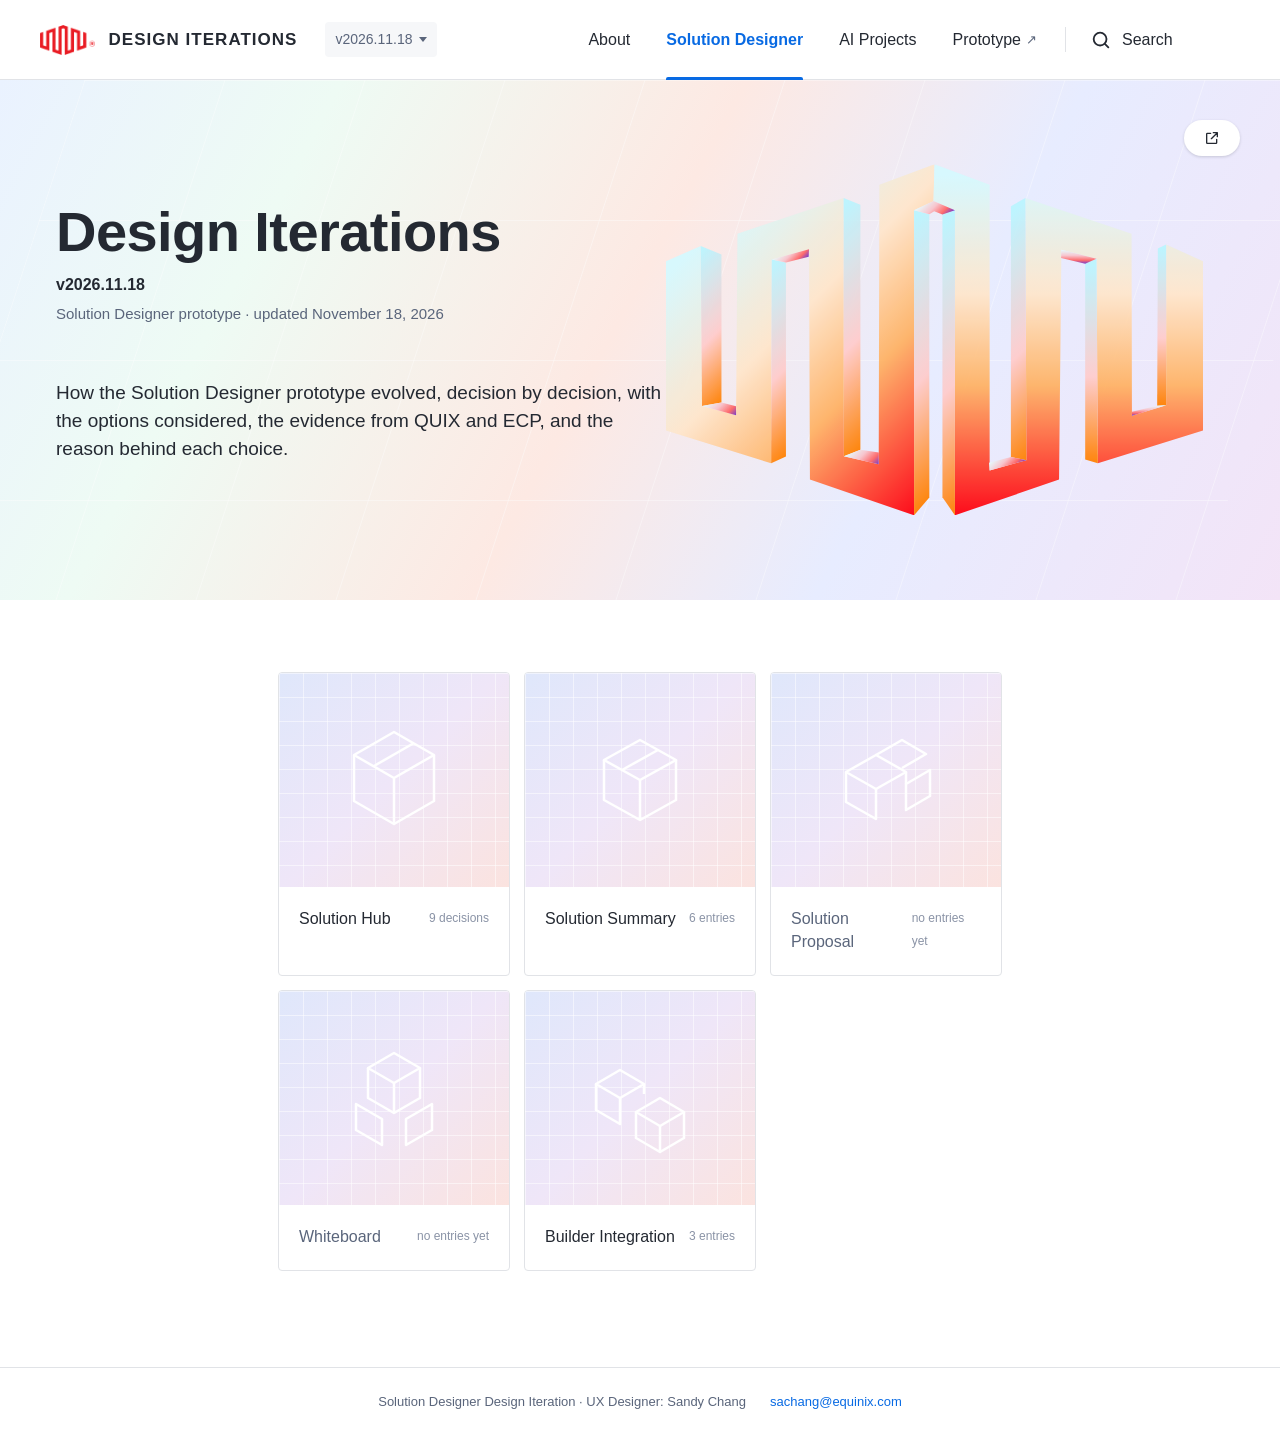
<file: Design Iterations/index.html>
<!doctype html>
<html lang="en"><head><meta charset="utf-8"><meta name="viewport" content="width=device-width, initial-scale=1">
<title>Design Iterations — Solution Designer</title>
<link rel="stylesheet" href="site.css">
</head><body>

<header class="topbar">
  <a class="brand" href="index.html"><img src="images/equinix-logo.png" alt="Equinix"><span>DESIGN ITERATIONS</span></a>
  <span class="version">v2026.11.18</span>
  <nav>
    <a href="about.html">About</a>
    <a href="index.html" class="active">Solution Designer</a>
    <a href="ai-projects.html">AI Projects</a>
    <a href="../Solution%20Designer.html" class="ext" target="_blank" rel="noopener">Prototype</a>
  </nav>
  <label class="search"><svg width="22" height="22" viewBox="0 0 24 24" fill="none" stroke="currentColor" stroke-width="2" stroke-linecap="round"><circle cx="11" cy="11" r="7"/><path d="M20 20l-3.5-3.5"/></svg><input type="search" placeholder="Search" aria-label="Search"></label>
</header>

<section class="hero">
  <img class="art" src="images/hero.svg" alt="">
  <a class="open" href="solution-hub.html" title="Open the Solution Hub log"><svg width="16" height="16" viewBox="0 0 24 24" fill="none" stroke="currentColor" stroke-width="2" stroke-linecap="round" stroke-linejoin="round"><path d="M14 4h6v6M20 4l-9 9M19 14v5a1 1 0 0 1-1 1H5a1 1 0 0 1-1-1V6a1 1 0 0 1 1-1h5"/></svg></a>
  <div class="copy">
    <h1>Design Iterations</h1>
    <p class="ver">v2026.11.18</p>
    <p class="upd">Solution Designer prototype · updated November 18, 2026</p>
    <p class="tag">How the Solution Designer prototype evolved, decision by decision, with the options considered, the evidence from QUIX and ECP, and the reason behind each choice.</p>
  </div>
</section>

<section class="grid" aria-label="Areas">
  <a class="tile" href="solution-hub.html">
    <div class="img"><svg viewBox="0 0 132 132" fill="none" stroke="#fff" stroke-width="2.5" stroke-linejoin="round"><path d="M66 18l40 23v46l-40 23-40-23V41z"/><path d="M26 41l40 23 40-23M66 64v46"/><path d="M46 52l40-23"/></svg></div>
    <div class="label">Solution Hub <small>9 decisions</small></div>
  </a>
  <a class="tile" href="solution-summary.html">
    <div class="img"><svg viewBox="0 0 132 132" fill="none" stroke="#fff" stroke-width="2.5" stroke-linejoin="round"><path d="M30 46l36-20 36 20-36 20z"/><path d="M30 46v40l36 20V66M102 46v40L66 106"/><path d="M48 56l36-20"/></svg></div>
    <div class="label">Solution Summary <small>6 entries</small></div>
  </a>
  <a class="tile soon" href="solution-proposal.html">
    <div class="img"><svg viewBox="0 0 132 132" fill="none" stroke="#fff" stroke-width="2.5" stroke-linejoin="round"><path d="M26 58l30-17 30 17-30 17z"/><path d="M26 58v30l30 17V75M86 58v12M56 41l26-15 24 14-24 14"/><path d="M86 70l24-14v26l-24 14V70z"/></svg></div>
    <div class="label">Solution Proposal <small>no entries yet</small></div>
  </a>
  <a class="tile soon" href="whiteboard.html">
    <div class="img"><svg viewBox="0 0 132 132" fill="none" stroke="#fff" stroke-width="2.5" stroke-linejoin="round"><path d="M40 36l26-15 26 15-26 15z"/><path d="M40 36v30l26 15V51M92 36v30L66 81"/><path d="M28 72l26 15v26L28 98zM78 87l26-15v26l-26 15z"/></svg></div>
    <div class="label">Whiteboard <small>no entries yet</small></div>
  </a>
  <a class="tile" href="builder-integration.html">
    <div class="img"><svg viewBox="0 0 132 132" fill="none" stroke="#fff" stroke-width="2.5" stroke-linejoin="round"><path d="M22 52l24-14 24 14-24 14z"/><path d="M22 52v26l24 14V66M70 52v10"/><path d="M62 80l24-14 24 14-24 14z"/><path d="M62 80v26l24 14V94M110 80v26l-24 14"/></svg></div>
    <div class="label">Builder Integration <small>3 entries</small></div>
  </a>
</section>

<footer class="site"><span>Solution Designer Design Iteration · UX Designer: Sandy Chang</span><span><a href="mailto:sachang@equinix.com">sachang@equinix.com</a></span></footer>
</body></html>
</file>
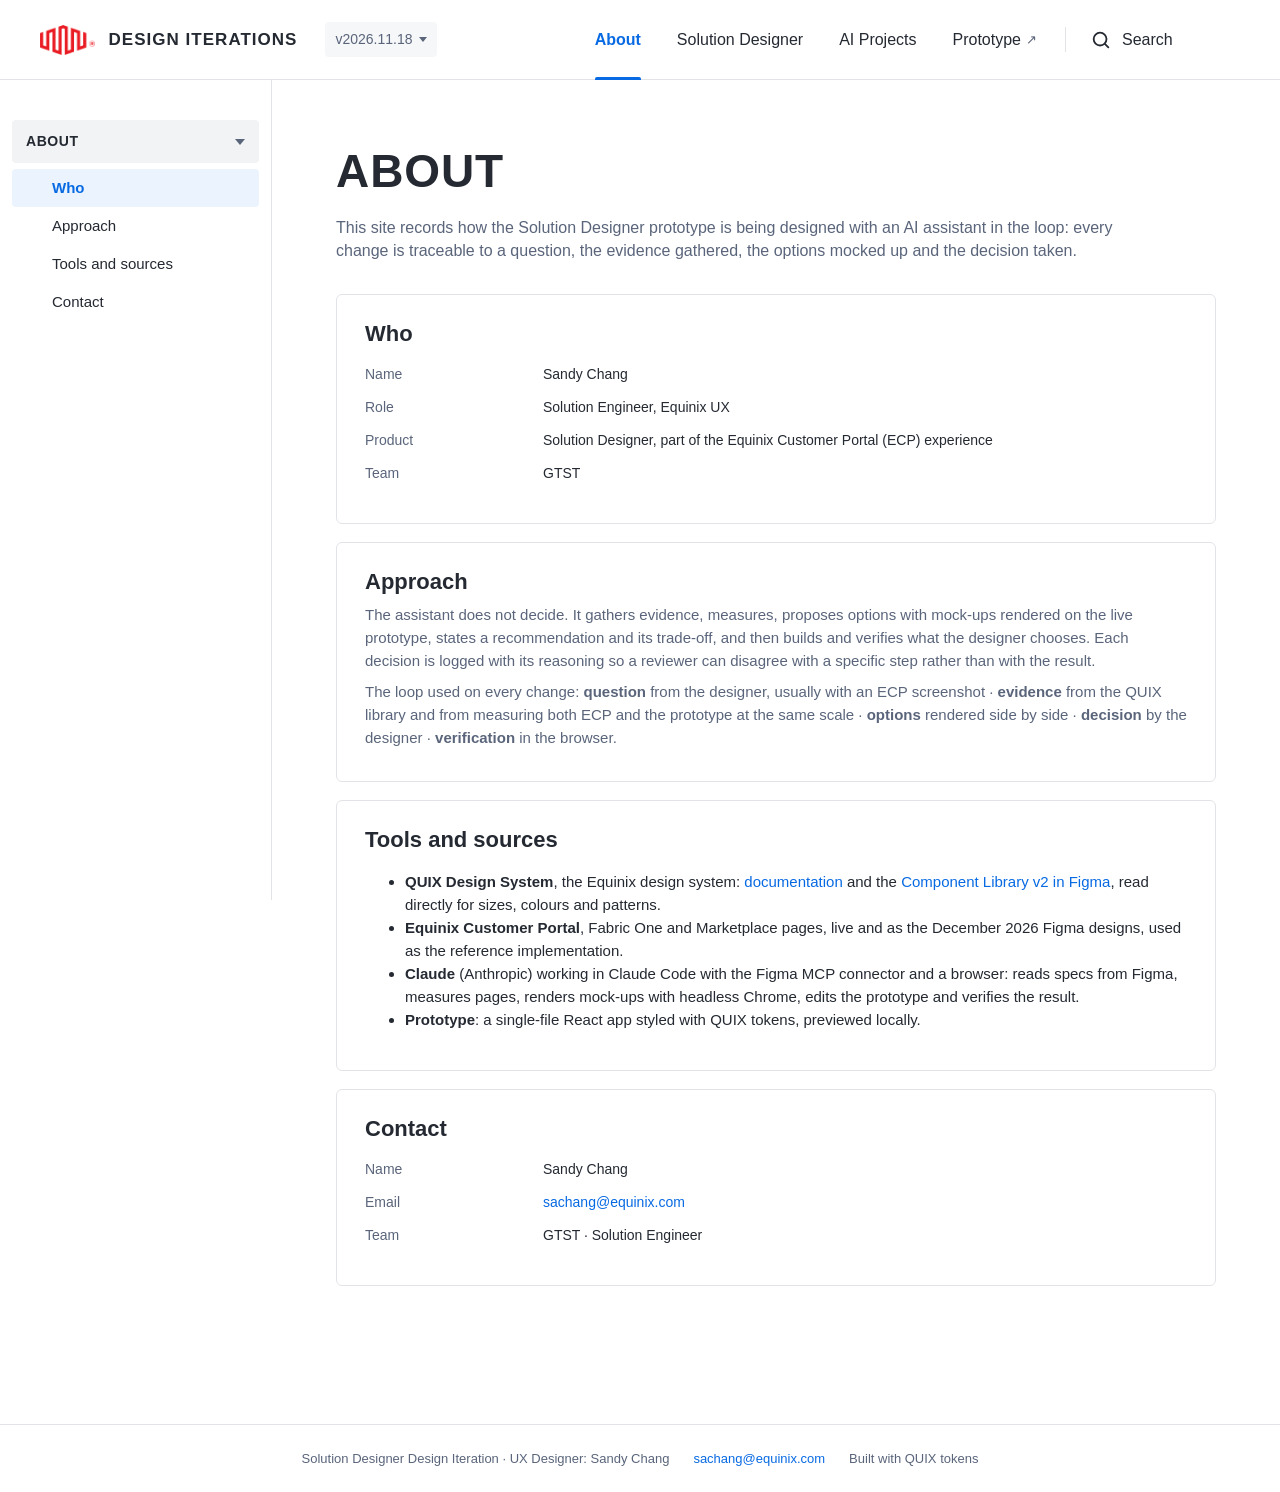
<file: Design Iterations/about.html>
<!doctype html>
<html lang="en"><head><meta charset="utf-8"><meta name="viewport" content="width=device-width, initial-scale=1">
<title>About — Design Iterations</title>
<link rel="stylesheet" href="site.css">
</head><body>
<header class="topbar">
  <a class="brand" href="index.html"><img src="images/equinix-logo.png" alt="Equinix"><span>DESIGN ITERATIONS</span></a>
  <span class="version">v2026.11.18</span>
  <nav>
    <a href="about.html" class="active">About</a>
    <a href="index.html">Solution Designer</a>
    <a href="ai-projects.html">AI Projects</a>
    <a href="../Solution%20Designer.html" class="ext" target="_blank" rel="noopener">Prototype</a>
  </nav>
  <label class="search"><svg width="22" height="22" viewBox="0 0 24 24" fill="none" stroke="currentColor" stroke-width="2" stroke-linecap="round"><circle cx="11" cy="11" r="7"/><path d="M20 20l-3.5-3.5"/></svg><input type="search" placeholder="Search" aria-label="Search"></label>
</header>

<div class="doc">
  <aside class="leftnav">
    <div class="grp">About <span class="chev"></span></div>
    <div class="sub">
      <a class="item on" href="#who">Who</a>
      <a class="item" href="#approach">Approach</a>
      <a class="item" href="#tools">Tools and sources</a>
      <a class="item" href="#contact">Contact</a>
    </div>
  </aside>
  <main class="content">
    <h1 class="big">About</h1>
    <p class="lede">This site records how the Solution Designer prototype is being designed with an AI assistant in the loop: every change is traceable to a question, the evidence gathered, the options mocked up and the decision taken.</p>

    <div class="pcard" id="who">
      <h2>Who</h2>
      <dl class="fields">
        <dt>Name</dt><dd>Sandy Chang</dd>
        <dt>Role</dt><dd>Solution Engineer, Equinix UX</dd>
        <dt>Product</dt><dd>Solution Designer, part of the Equinix Customer Portal (ECP) experience</dd>
        <dt>Team</dt><dd>GTST</dd>
      </dl>
    </div>

    <div class="pcard" id="approach">
      <h2>Approach</h2>
      <p>The assistant does not decide. It gathers evidence, measures, proposes options with mock-ups rendered on the live prototype, states a recommendation and its trade-off, and then builds and verifies what the designer chooses. Each decision is logged with its reasoning so a reviewer can disagree with a specific step rather than with the result.</p>
      <p>The loop used on every change: <b>question</b> from the designer, usually with an ECP screenshot · <b>evidence</b> from the QUIX library and from measuring both ECP and the prototype at the same scale · <b>options</b> rendered side by side · <b>decision</b> by the designer · <b>verification</b> in the browser.</p>
    </div>

    <div class="pcard" id="tools">
      <h2>Tools and sources</h2>
      <ul>
        <li><b>QUIX Design System</b>, the Equinix design system: <a href="https://quix.equinix.com/40184d3a9/p/022459-quix-design-system">documentation</a> and the <a href="https://www.figma.com/design/ZQE9aXwYyHHoqrWbjOysn6/%F0%9F%A7%A9-QUIX-Component-Library-v2?m=auto&node-id=356-0">Component Library v2 in Figma</a>, read directly for sizes, colours and patterns.</li>
        <li><b>Equinix Customer Portal</b>, Fabric One and Marketplace pages, live and as the December 2026 Figma designs, used as the reference implementation.</li>
        <li><b>Claude</b> (Anthropic) working in Claude Code with the Figma MCP connector and a browser: reads specs from Figma, measures pages, renders mock-ups with headless Chrome, edits the prototype and verifies the result.</li>
        <li><b>Prototype</b>: a single-file React app styled with QUIX tokens, previewed locally.</li>
      </ul>
    </div>

    <div class="pcard" id="contact">
      <h2>Contact</h2>
      <dl class="fields"><dt>Name</dt><dd>Sandy Chang</dd><dt>Email</dt><dd><a href="mailto:sachang@equinix.com">sachang@equinix.com</a></dd><dt>Team</dt><dd>GTST · Solution Engineer</dd></dl>
    </div>
  </main>
</div>
<footer class="site"><span>Solution Designer Design Iteration · UX Designer: Sandy Chang</span><span><a href="mailto:sachang@equinix.com">sachang@equinix.com</a></span><span>Built with QUIX tokens</span></footer>
</body></html>
</file>
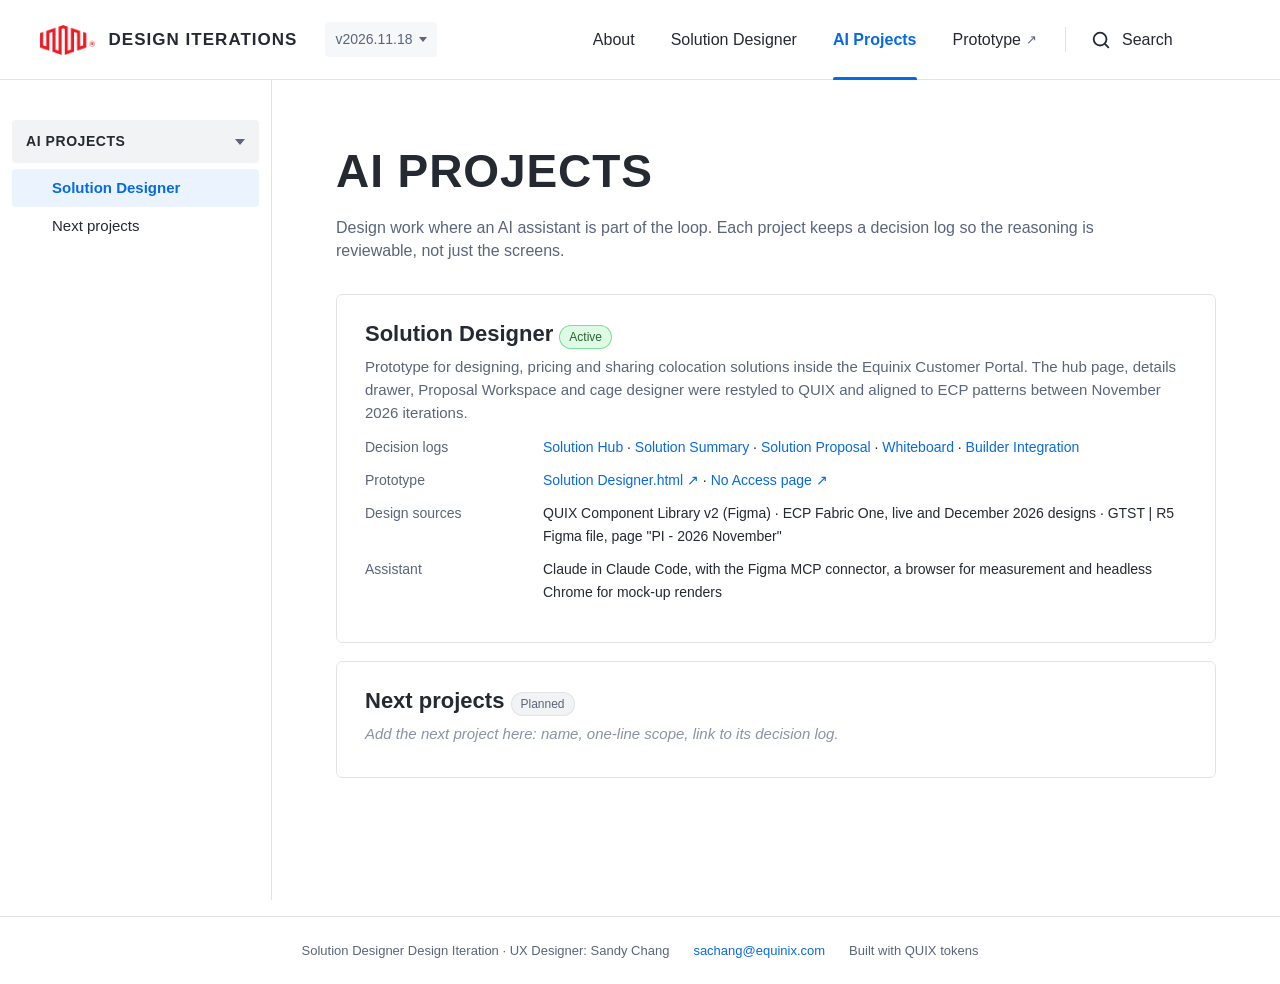
<file: Design Iterations/ai-projects.html>
<!doctype html>
<html lang="en"><head><meta charset="utf-8"><meta name="viewport" content="width=device-width, initial-scale=1">
<title>AI Projects — Design Iterations</title>
<link rel="stylesheet" href="site.css">
</head><body>
<header class="topbar">
  <a class="brand" href="index.html"><img src="images/equinix-logo.png" alt="Equinix"><span>DESIGN ITERATIONS</span></a>
  <span class="version">v2026.11.18</span>
  <nav>
    <a href="about.html">About</a>
    <a href="index.html">Solution Designer</a>
    <a href="ai-projects.html" class="active">AI Projects</a>
    <a href="../Solution%20Designer.html" class="ext" target="_blank" rel="noopener">Prototype</a>
  </nav>
  <label class="search"><svg width="22" height="22" viewBox="0 0 24 24" fill="none" stroke="currentColor" stroke-width="2" stroke-linecap="round"><circle cx="11" cy="11" r="7"/><path d="M20 20l-3.5-3.5"/></svg><input type="search" placeholder="Search" aria-label="Search"></label>
</header>

<div class="doc">
  <aside class="leftnav">
    <div class="grp">AI Projects <span class="chev"></span></div>
    <div class="sub">
      <a class="item on" href="#sd">Solution Designer</a>
      <a class="item" href="#next">Next projects</a>
    </div>
  </aside>
  <main class="content">
    <h1 class="big">AI Projects</h1>
    <p class="lede">Design work where an AI assistant is part of the loop. Each project keeps a decision log so the reasoning is reviewable, not just the screens.</p>

    <div class="pcard" id="sd">
      <h2>Solution Designer <span class="badge ok">Active</span></h2>
      <p>Prototype for designing, pricing and sharing colocation solutions inside the Equinix Customer Portal. The hub page, details drawer, Proposal Workspace and cage designer were restyled to QUIX and aligned to ECP patterns between November 2026 iterations.</p>
      <dl class="fields" style="margin-top:12px">
        <dt>Decision logs</dt><dd><a href="solution-hub.html">Solution Hub</a> · <a href="solution-summary.html">Solution Summary</a> · <a href="solution-proposal.html">Solution Proposal</a> · <a href="whiteboard.html">Whiteboard</a> · <a href="builder-integration.html">Builder Integration</a></dd>
        <dt>Prototype</dt><dd><a href="../Solution%20Designer.html" target="_blank" rel="noopener">Solution Designer.html ↗</a> · <a href="../No%20Access.html" target="_blank" rel="noopener">No Access page ↗</a></dd>
        <dt>Design sources</dt><dd>QUIX Component Library v2 (Figma) · ECP Fabric One, live and December 2026 designs · GTST | R5 Figma file, page "PI - 2026 November"</dd>
        <dt>Assistant</dt><dd>Claude in Claude Code, with the Figma MCP connector, a browser for measurement and headless Chrome for mock-up renders</dd>
      </dl>
    </div>

    <div class="pcard" id="next">
      <h2>Next projects <span class="badge grey">Planned</span></h2>
      <p><span class="placeholder">Add the next project here: name, one-line scope, link to its decision log.</span></p>
    </div>
  </main>
</div>
<footer class="site"><span>Solution Designer Design Iteration · UX Designer: Sandy Chang</span><span><a href="mailto:sachang@equinix.com">sachang@equinix.com</a></span><span>Built with QUIX tokens</span></footer>
</body></html>
</file>
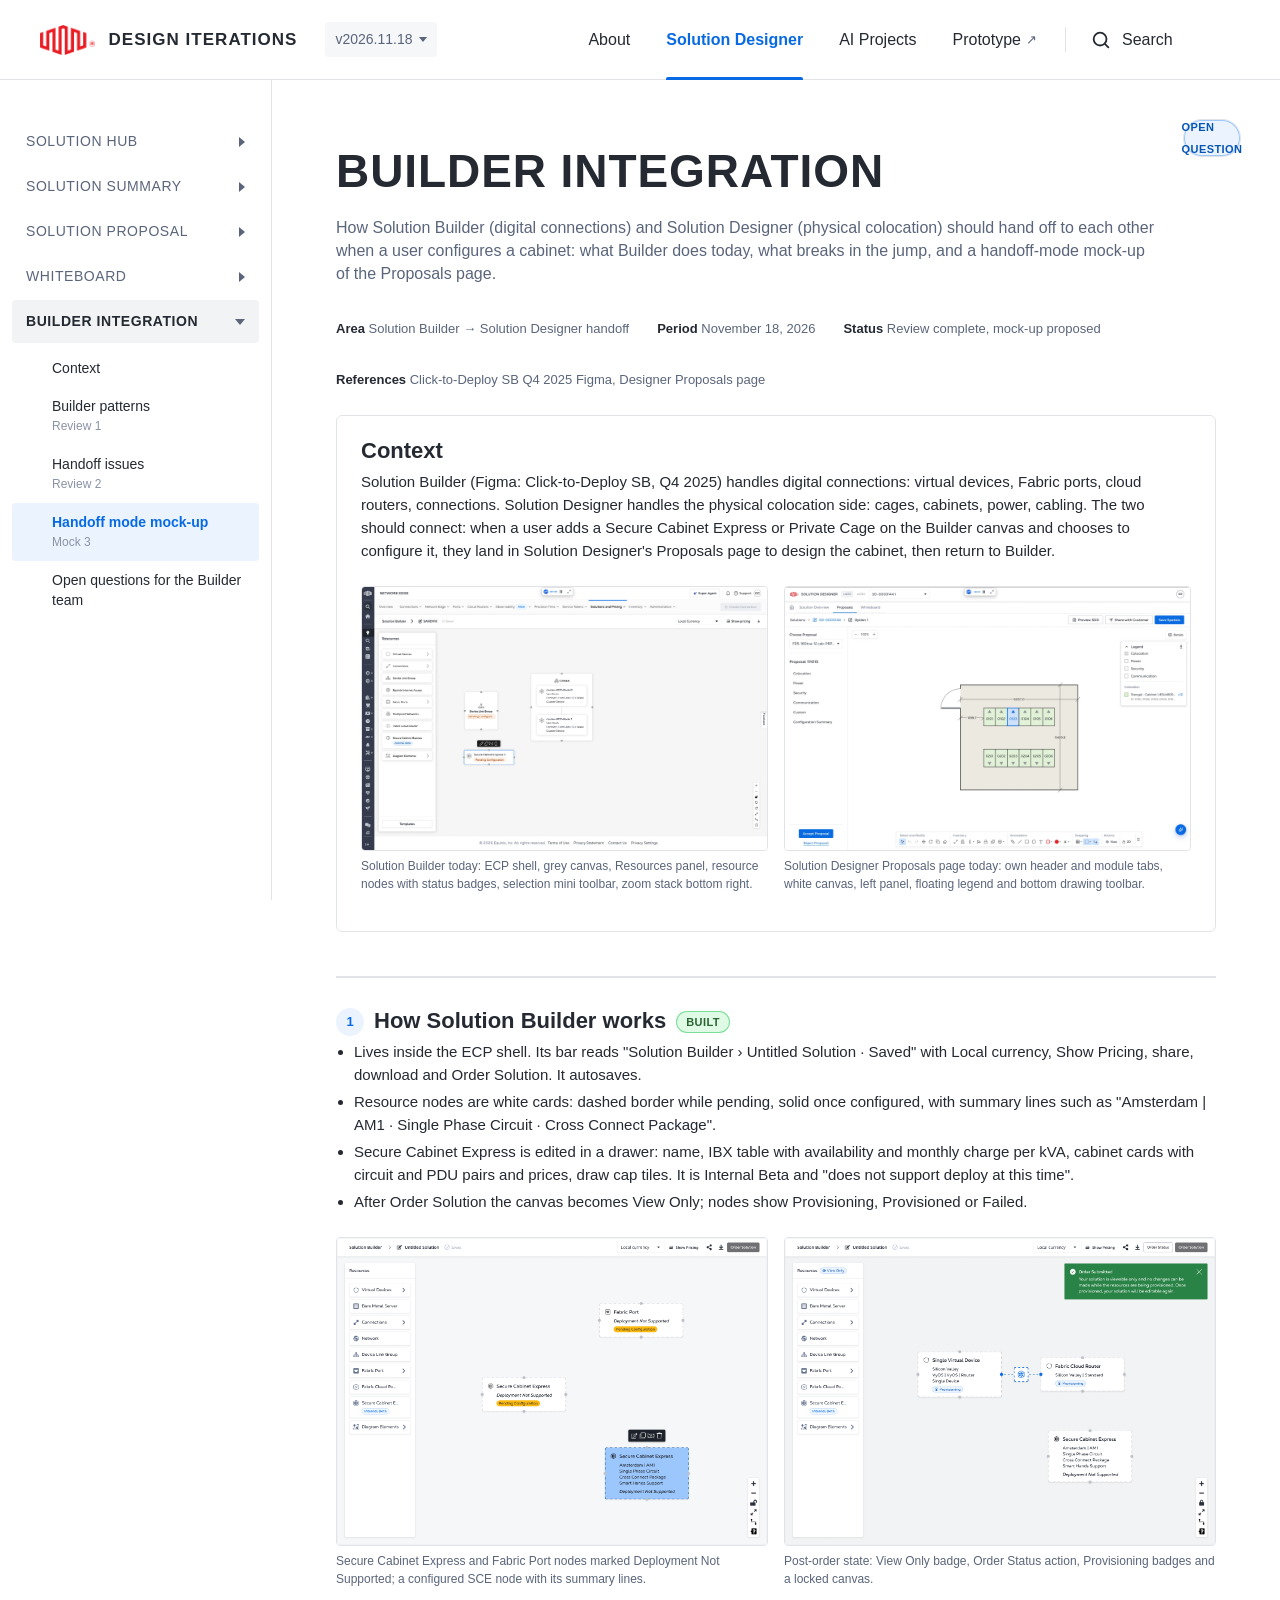
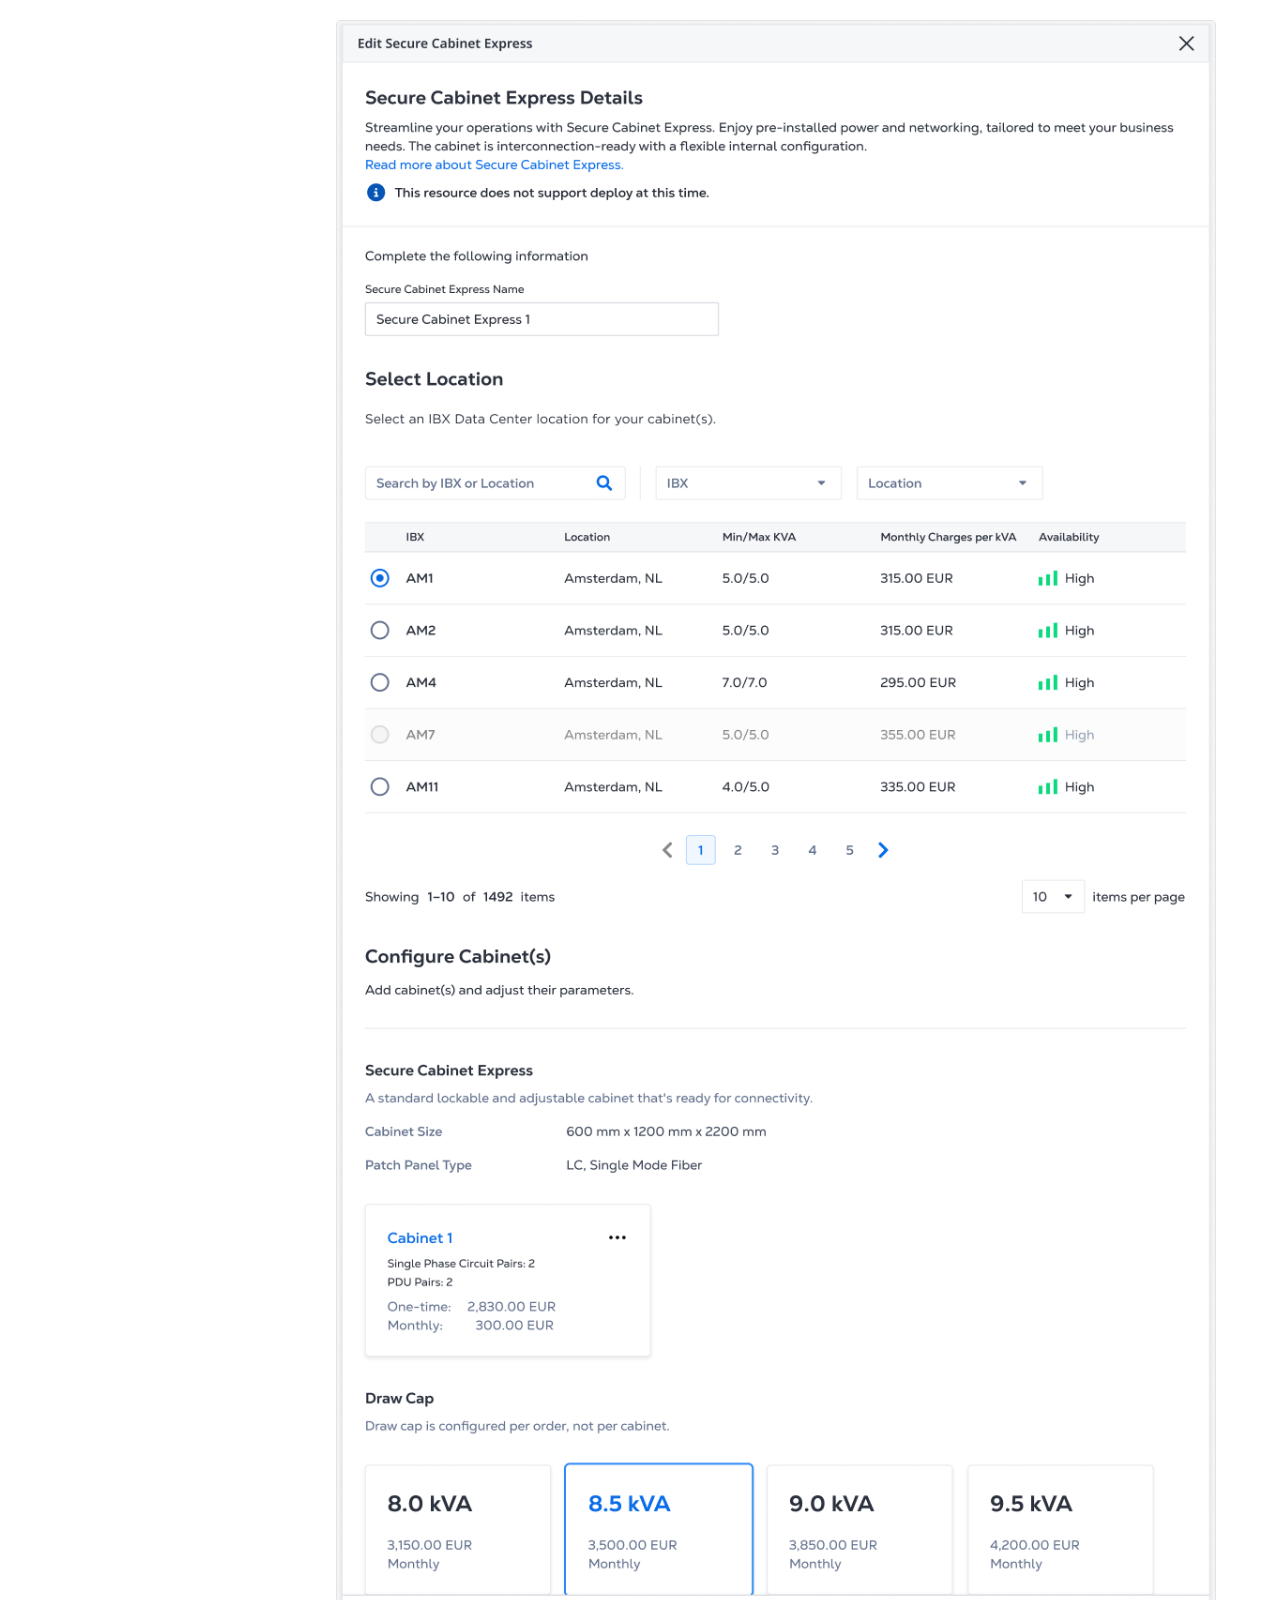
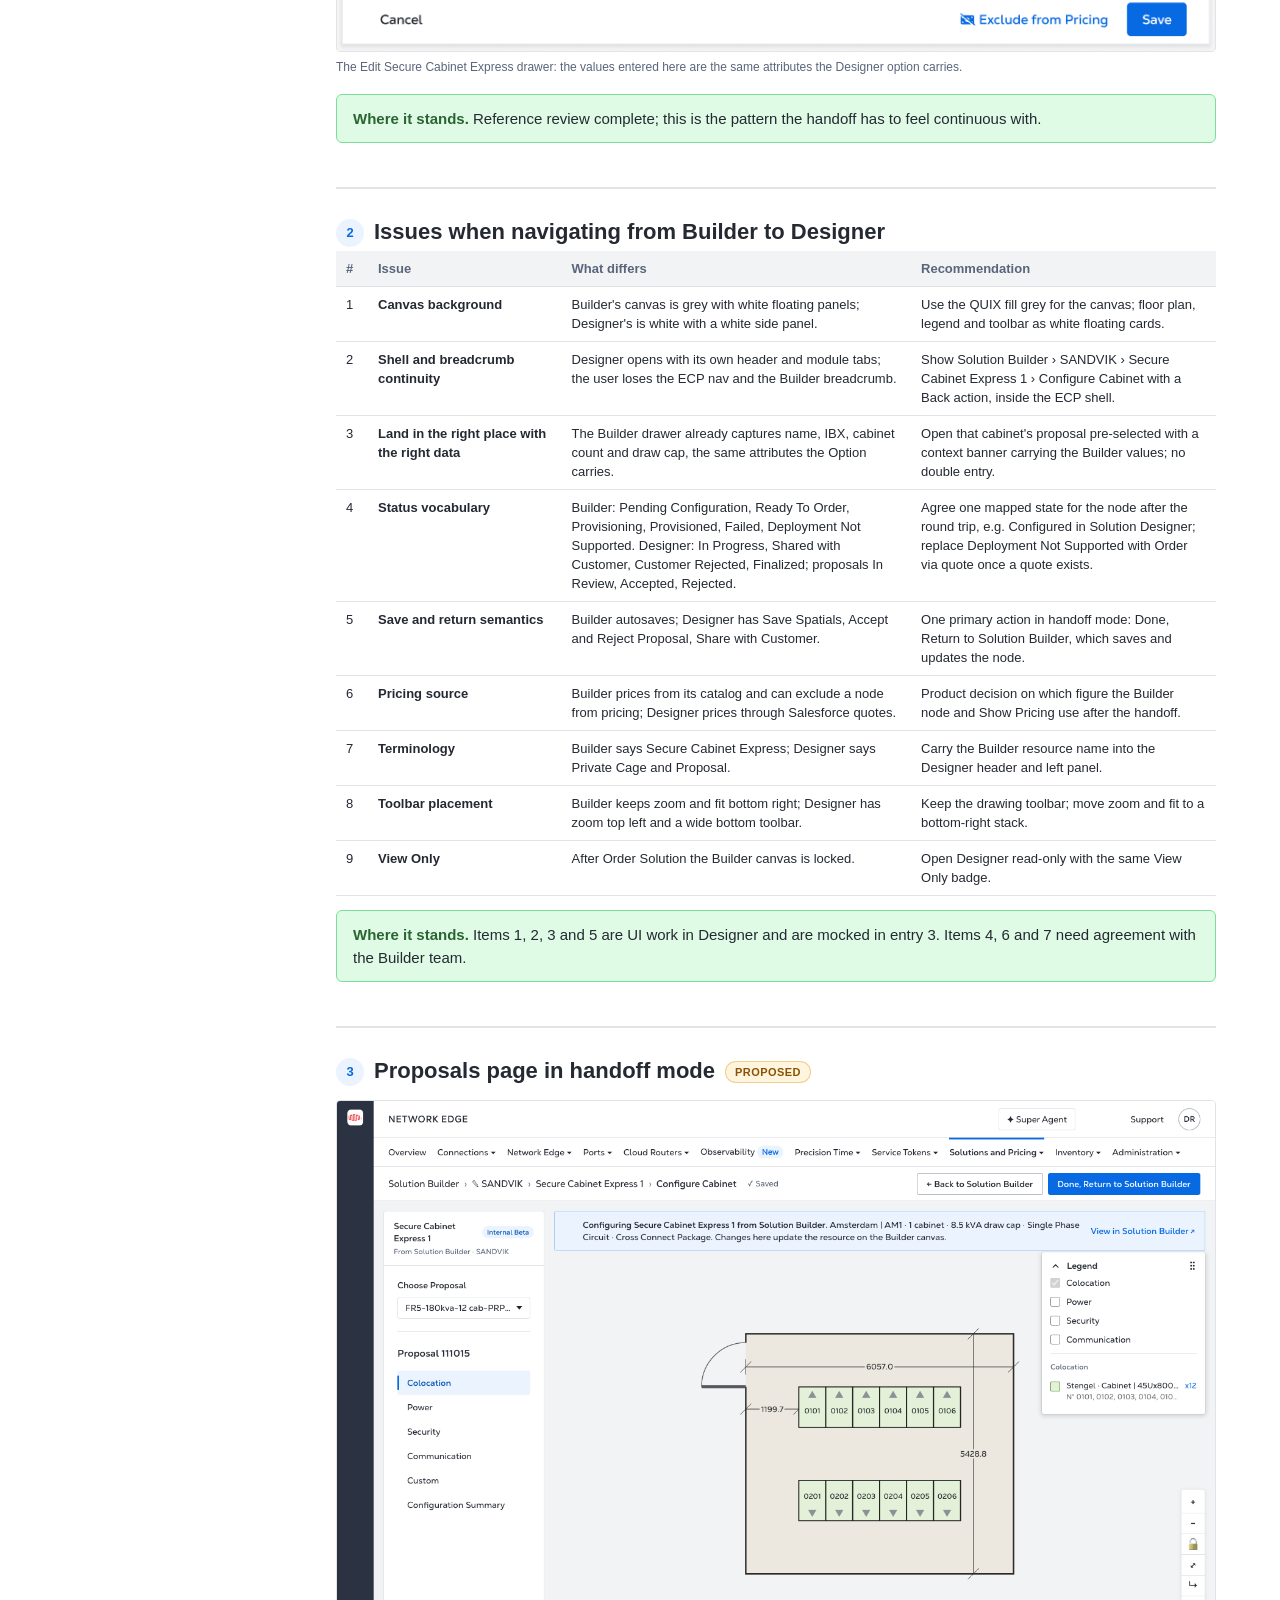
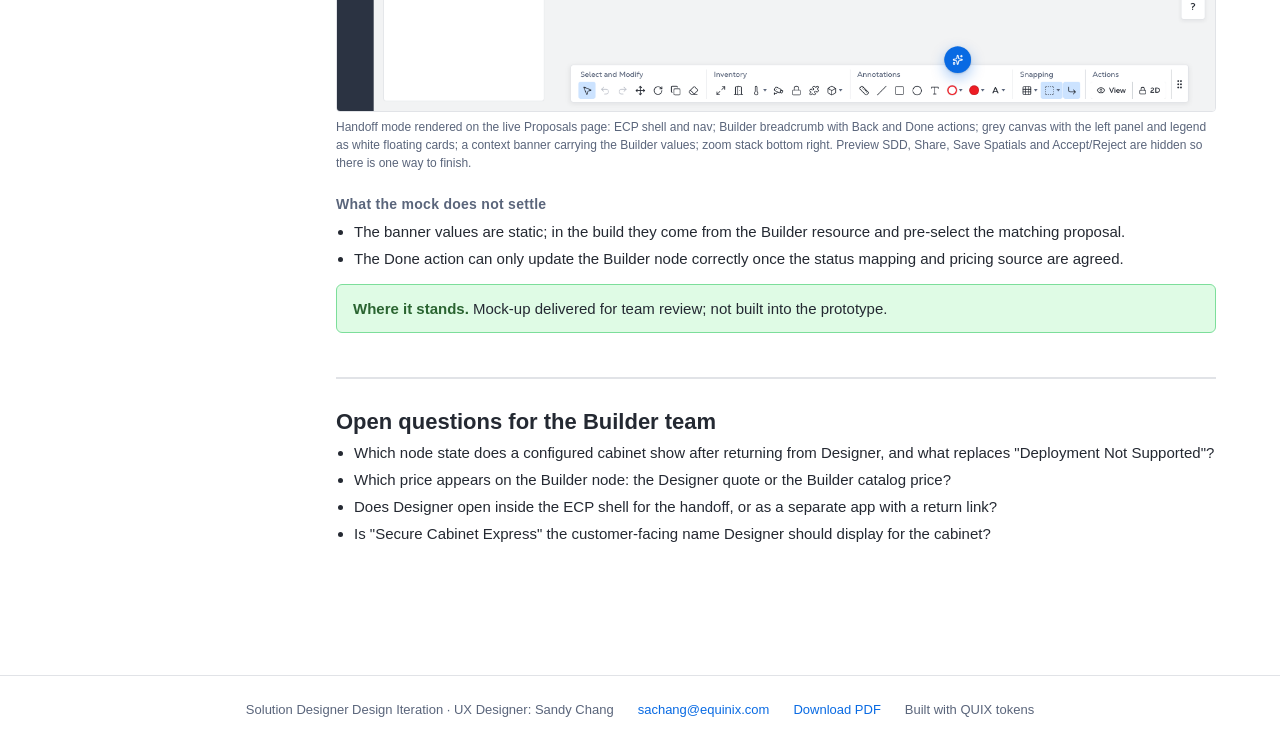
<file: Design Iterations/builder-integration.html>
<!doctype html>
<html lang="en"><head><meta charset="utf-8"><meta name="viewport" content="width=device-width, initial-scale=1">
<title>Builder Integration — Design Iterations</title>
<link rel="stylesheet" href="site.css">
<style>
  h2{font:800 22px/30px "Nexa Text","Noto Sans",Arial,sans-serif;margin:0 0 4px;color:var(--ink)}
  h3{font:700 14px/20px "Nexa Text","Noto Sans",Arial,sans-serif;margin:22px 0 6px;color:var(--text);letter-spacing:.02em}
  p{margin:0 0 10px}
  .sub{color:var(--text);font-size:14px;margin-bottom:28px}
  .meta{display:flex;gap:24px;flex-wrap:wrap;color:var(--text);font-size:13px;margin-bottom:24px}
  .meta b{color:var(--ink);font-weight:700}
  .card{border:1px solid var(--line);border-radius:6px;padding:20px 24px;margin:0 0 20px;background:#fff}
  .method{display:grid;grid-template-columns:repeat(5,1fr);gap:12px;margin:12px 0 4px}
  .step{background:var(--fill);border-radius:6px;padding:12px 14px;font-size:13px;line-height:19px}
  .step b{display:block;color:var(--blue);font-size:12px;margin-bottom:4px}
  table{border-collapse:collapse;width:100%;font-size:13px;line-height:19px}
  th{text-align:left;background:var(--fill);color:var(--text);font-weight:700;padding:8px 10px;border-bottom:1px solid var(--line)}
  td{padding:8px 10px;border-bottom:1px solid var(--line);vertical-align:top}
  .sec{margin-top:44px;padding-top:28px;border-top:2px solid var(--line)}
  .num{display:inline-block;min-width:28px;height:28px;padding:0 8px;border-radius:999px;background:var(--soft);color:var(--blue);font:700 13px/28px "Nexa Text","Noto Sans",Arial,sans-serif;text-align:center;margin-right:10px;vertical-align:middle}
  .q{background:var(--fill);border-left:3px solid var(--blue);padding:10px 14px;border-radius:0 6px 6px 0;margin:12px 0 16px;color:var(--ink)}
  .q span{color:var(--text);font-size:12px;display:block;margin-bottom:2px}
  figure{margin:14px 0 18px}
  figure img{width:100%;height:auto;display:block;border:1px solid var(--line);border-radius:4px}
  figcaption{font-size:12px;line-height:18px;color:var(--text);margin-top:6px}
  .two{display:grid;grid-template-columns:1fr 1fr;gap:16px}
  .decision{border:1px solid #7cde9a;background:var(--greenfill);border-radius:6px;padding:12px 16px;margin-top:14px}
  .decision b{color:var(--green)}
  ul{margin:0 0 10px 18px;padding:0}li{margin:0 0 4px}
  .pill{display:inline-block;height:22px;padding:0 10px;border-radius:999px;background:var(--greenfill);color:var(--green);box-shadow:inset 0 0 0 1px #7cde9a;font:400 12px/22px "Nexa Text","Noto Sans",Arial,sans-serif}
  .pill.grey{background:var(--fill);color:var(--text);box-shadow:inset 0 0 0 1px var(--line)}
  code{font:12px/18px ui-monospace,Menlo,monospace;background:var(--fill);padding:1px 5px;border-radius:3px}
  @media print{
    .sec{break-before:page}
    @page{size:A4 landscape;margin:12mm}
    body{font-size:12px;line-height:18px}

    .sec{break-before:page;border-top:none;margin-top:0;padding-top:0}
    figure,.decision,tr{break-inside:avoid}

    .method{gap:8px}.step{font-size:11px;line-height:16px}
    a{color:#086ae3;text-decoration:underline}
  }

  .content .card h2{font:800 22px/30px var(--font)}

  .content .card h2{font:800 22px/30px var(--font)}
  .status{display:inline-block;margin-left:10px;vertical-align:middle;height:22px;padding:0 10px;border-radius:999px;font:700 11px/22px var(--font);text-transform:uppercase;letter-spacing:.04em}
  .status.proposed{background:#fff4de;color:#8a5300;box-shadow:inset 0 0 0 1px #f5cf8a}
  .status.built{background:var(--greenfill);color:var(--green);box-shadow:inset 0 0 0 1px #7cde9a}
  .status.open{background:var(--soft);color:var(--blue-hover);box-shadow:inset 0 0 0 1px #9cc7fc}

  /* "Question raised" notes stay in the markup but are hidden unless the reader turns them on (Shift+Q, or ?notes=1) */
  body:not(.notes) .q{display:none}
</style>
</head><body>
<header class="topbar">
  <a class="brand" href="index.html"><img src="images/equinix-logo.png" alt="Equinix"><span>DESIGN ITERATIONS</span></a>
  <span class="version">v2026.11.18</span>
  <nav>
    <a href="about.html">About</a>
    <a href="index.html" class="active">Solution Designer</a>
    <a href="ai-projects.html">AI Projects</a>
    <a href="../Solution%20Designer.html" class="ext" target="_blank" rel="noopener">Prototype</a>
  </nav>
  <label class="search"><svg width="22" height="22" viewBox="0 0 24 24" fill="none" stroke="currentColor" stroke-width="2" stroke-linecap="round"><circle cx="11" cy="11" r="7"/><path d="M20 20l-3.5-3.5"/></svg><input id="navSearch" type="search" placeholder="Search" aria-label="Search this log"></label>
</header>
<div class="doc">
  <aside class="leftnav" id="leftnav"><a class="grp plain" href="solution-hub.html" style="text-decoration:none">Solution Hub <span class="chev"></span></a><a class="grp plain" href="solution-summary.html" style="text-decoration:none">Solution Summary <span class="chev"></span></a><a class="grp plain" href="solution-proposal.html" style="text-decoration:none">Solution Proposal <span class="chev"></span></a><a class="grp plain" href="whiteboard.html" style="text-decoration:none">Whiteboard <span class="chev"></span></a><div class="grp">Builder Integration <span class="chev"></span></div><div class="sub"><a class="item" href="#context">Context</a><a class="item" href="#d1">Builder patterns<small>Review 1</small></a><a class="item" href="#d2">Handoff issues<small>Review 2</small></a><a class="item" href="#d3">Handoff mode mock-up<small>Mock 3</small></a><a class="item" href="#open">Open questions for the Builder team</a></div></aside>
  <main class="content">
    <a class="open" href="Builder%20Integration%20Review.pdf" title="Download as PDF"><svg width="16" height="16" viewBox="0 0 24 24" fill="none" stroke="currentColor" stroke-width="2" stroke-linecap="round" stroke-linejoin="round"><path d="M12 3v12M7 10l5 5 5-5M4 19h16"/></svg></a>
    <h1 class="big">Builder Integration</h1>
    <p class="lede">How Solution Builder (digital connections) and Solution Designer (physical colocation) should hand off to each other when a user configures a cabinet: what Builder does today, what breaks in the jump, and a handoff-mode mock-up of the Proposals page.</p>
    <div class="kv"><div><b>Area</b> Solution Builder → Solution Designer handoff</div><div><b>Period</b> November 18, 2026</div><div><b>Status</b> Review complete, mock-up proposed</div><div><b>References</b> Click-to-Deploy SB Q4 2025 Figma, Designer Proposals page</div></div>
<div class="card" id="context"><h2>Context</h2><p>Solution Builder (Figma: Click-to-Deploy SB, Q4 2025) handles digital connections: virtual devices, Fabric ports, cloud routers, connections. Solution Designer handles the physical colocation side: cages, cabinets, power, cabling. The two should connect: when a user adds a Secure Cabinet Express or Private Cage on the Builder canvas and chooses to configure it, they land in Solution Designer's Proposals page to design the cabinet, then return to Builder.</p><div class="two"><figure><img src="images/sb-live-canvas.png" alt=""><figcaption>Solution Builder today: ECP shell, grey canvas, Resources panel, resource nodes with status badges, selection mini toolbar, zoom stack bottom right.</figcaption></figure><figure><img src="images/designer-proposals-current.png" alt=""><figcaption>Solution Designer Proposals page today: own header and module tabs, white canvas, left panel, floating legend and bottom drawing toolbar.</figcaption></figure></div></div>
<section class="sec" id="d1">
  <h2><span class="num">1</span>How Solution Builder works<span class="status built">Built</span></h2>
  <div class="q"><span>Question raised</span>Review the pattern on the Builder app and let me know any issue when the user navigates from Builder to Designer.</div>
<ul><li>Lives inside the ECP shell. Its bar reads "Solution Builder › Untitled Solution · Saved" with Local currency, Show Pricing, share, download and Order Solution. It autosaves.</li><li>Resource nodes are white cards: dashed border while pending, solid once configured, with summary lines such as "Amsterdam | AM1 · Single Phase Circuit · Cross Connect Package".</li><li>Secure Cabinet Express is edited in a drawer: name, IBX table with availability and monthly charge per kVA, cabinet cards with circuit and PDU pairs and prices, draw cap tiles. It is Internal Beta and "does not support deploy at this time".</li><li>After Order Solution the canvas becomes View Only; nodes show Provisioning, Provisioned or Failed.</li></ul><div class="two"><figure><img src="images/sb-not-supported.png" alt=""><figcaption>Secure Cabinet Express and Fabric Port nodes marked Deployment Not Supported; a configured SCE node with its summary lines.</figcaption></figure><figure><img src="images/sb-post-order.png" alt=""><figcaption>Post-order state: View Only badge, Order Status action, Provisioning badges and a locked canvas.</figcaption></figure></div><figure><img src="images/sb-sce-drawer.png" alt=""><figcaption>The Edit Secure Cabinet Express drawer: the values entered here are the same attributes the Designer option carries.</figcaption></figure><div class="decision"><b>Where it stands.</b> Reference review complete; this is the pattern the handoff has to feel continuous with.</div>
</section>
<section class="sec" id="d2">
  <h2><span class="num">2</span>Issues when navigating from Builder to Designer<span class="status open">Open question</span></h2>
  <div class="q"><span>Question raised</span>Let me know your thoughts. I think our canvas background needs to be grey, etc.</div>
<table><tr><th style="width:32px">#</th><th style="width:22%">Issue</th><th>What differs</th><th>Recommendation</th></tr><tr><td>1</td><td><b>Canvas background</b></td><td>Builder's canvas is grey with white floating panels; Designer's is white with a white side panel.</td><td>Use the QUIX fill grey for the canvas; floor plan, legend and toolbar as white floating cards.</td></tr><tr><td>2</td><td><b>Shell and breadcrumb continuity</b></td><td>Designer opens with its own header and module tabs; the user loses the ECP nav and the Builder breadcrumb.</td><td>Show Solution Builder › SANDVIK › Secure Cabinet Express 1 › Configure Cabinet with a Back action, inside the ECP shell.</td></tr><tr><td>3</td><td><b>Land in the right place with the right data</b></td><td>The Builder drawer already captures name, IBX, cabinet count and draw cap, the same attributes the Option carries.</td><td>Open that cabinet's proposal pre-selected with a context banner carrying the Builder values; no double entry.</td></tr><tr><td>4</td><td><b>Status vocabulary</b></td><td>Builder: Pending Configuration, Ready To Order, Provisioning, Provisioned, Failed, Deployment Not Supported. Designer: In Progress, Shared with Customer, Customer Rejected, Finalized; proposals In Review, Accepted, Rejected.</td><td>Agree one mapped state for the node after the round trip, e.g. Configured in Solution Designer; replace Deployment Not Supported with Order via quote once a quote exists.</td></tr><tr><td>5</td><td><b>Save and return semantics</b></td><td>Builder autosaves; Designer has Save Spatials, Accept and Reject Proposal, Share with Customer.</td><td>One primary action in handoff mode: Done, Return to Solution Builder, which saves and updates the node.</td></tr><tr><td>6</td><td><b>Pricing source</b></td><td>Builder prices from its catalog and can exclude a node from pricing; Designer prices through Salesforce quotes.</td><td>Product decision on which figure the Builder node and Show Pricing use after the handoff.</td></tr><tr><td>7</td><td><b>Terminology</b></td><td>Builder says Secure Cabinet Express; Designer says Private Cage and Proposal.</td><td>Carry the Builder resource name into the Designer header and left panel.</td></tr><tr><td>8</td><td><b>Toolbar placement</b></td><td>Builder keeps zoom and fit bottom right; Designer has zoom top left and a wide bottom toolbar.</td><td>Keep the drawing toolbar; move zoom and fit to a bottom-right stack.</td></tr><tr><td>9</td><td><b>View Only</b></td><td>After Order Solution the Builder canvas is locked.</td><td>Open Designer read-only with the same View Only badge.</td></tr></table><div class="decision"><b>Where it stands.</b> Items 1, 2, 3 and 5 are UI work in Designer and are mocked in entry 3. Items 4, 6 and 7 need agreement with the Builder team.</div>
</section>
<section class="sec" id="d3">
  <h2><span class="num">3</span>Proposals page in handoff mode<span class="status proposed">Proposed</span></h2>
  <div class="q"><span>Question raised</span>Yes, mock it.</div>
<figure><img src="images/handoff-mode.png" alt=""><figcaption>Handoff mode rendered on the live Proposals page: ECP shell and nav; Builder breadcrumb with Back and Done actions; grey canvas with the left panel and legend as white floating cards; a context banner carrying the Builder values; zoom stack bottom right. Preview SDD, Share, Save Spatials and Accept/Reject are hidden so there is one way to finish.</figcaption></figure><h3>What the mock does not settle</h3><ul><li>The banner values are static; in the build they come from the Builder resource and pre-select the matching proposal.</li><li>The Done action can only update the Builder node correctly once the status mapping and pricing source are agreed.</li></ul><div class="decision"><b>Where it stands.</b> Mock-up delivered for team review; not built into the prototype.</div>
</section>
<section class="sec" id="open"><h2>Open questions for the Builder team</h2><ul><li>Which node state does a configured cabinet show after returning from Designer, and what replaces "Deployment Not Supported"?</li><li>Which price appears on the Builder node: the Designer quote or the Builder catalog price?</li><li>Does Designer open inside the ECP shell for the handoff, or as a separate app with a return link?</li><li>Is "Secure Cabinet Express" the customer-facing name Designer should display for the cabinet?</li></ul></section>
  </main>
</div>
<footer class="site"><span>Solution Designer Design Iteration · UX Designer: Sandy Chang</span><span><a href="mailto:sachang@equinix.com">sachang@equinix.com</a></span><span><a href="Builder%20Integration%20Review.pdf">Download PDF</a></span><span>Built with QUIX tokens</span></footer>
<script>
(function(){
  var links=[].slice.call(document.querySelectorAll('#leftnav a.item'));
  var targets=links.map(function(a){return document.getElementById(a.getAttribute('href').slice(1));});
  function setOn(id){links.forEach(function(a){a.classList.toggle('on',a.getAttribute('href')==='#'+id);});}
  var io=new IntersectionObserver(function(es){es.forEach(function(e){if(e.isIntersecting)setOn(e.target.id);});},{rootMargin:'-96px 0px -70% 0px',threshold:0});
  targets.forEach(function(t){if(t)io.observe(t);});
  if(targets[0])setOn(targets[0].id);
  var q=document.getElementById('navSearch');
  q&&q.addEventListener('input',function(){var v=q.value.trim().toLowerCase();links.forEach(function(a){a.style.display=!v||a.textContent.toLowerCase().indexOf(v)>-1?'':'none';});});
})();
</script>
<script>
(function(){var k='di-notes';try{var u=new URLSearchParams(location.search);if(u.has('notes'))localStorage.setItem(k,u.get('notes')==='0'?'':'1');if(localStorage.getItem(k))document.body.classList.add('notes');}catch(e){}
document.addEventListener('keydown',function(e){if(e.shiftKey&&(e.key==='Q'||e.key==='q')&&!/input|textarea/i.test(e.target.tagName)){var on=document.body.classList.toggle('notes');try{localStorage.setItem(k,on?'1':'');}catch(x){}}});})();
</script>
</body></html>
</file>
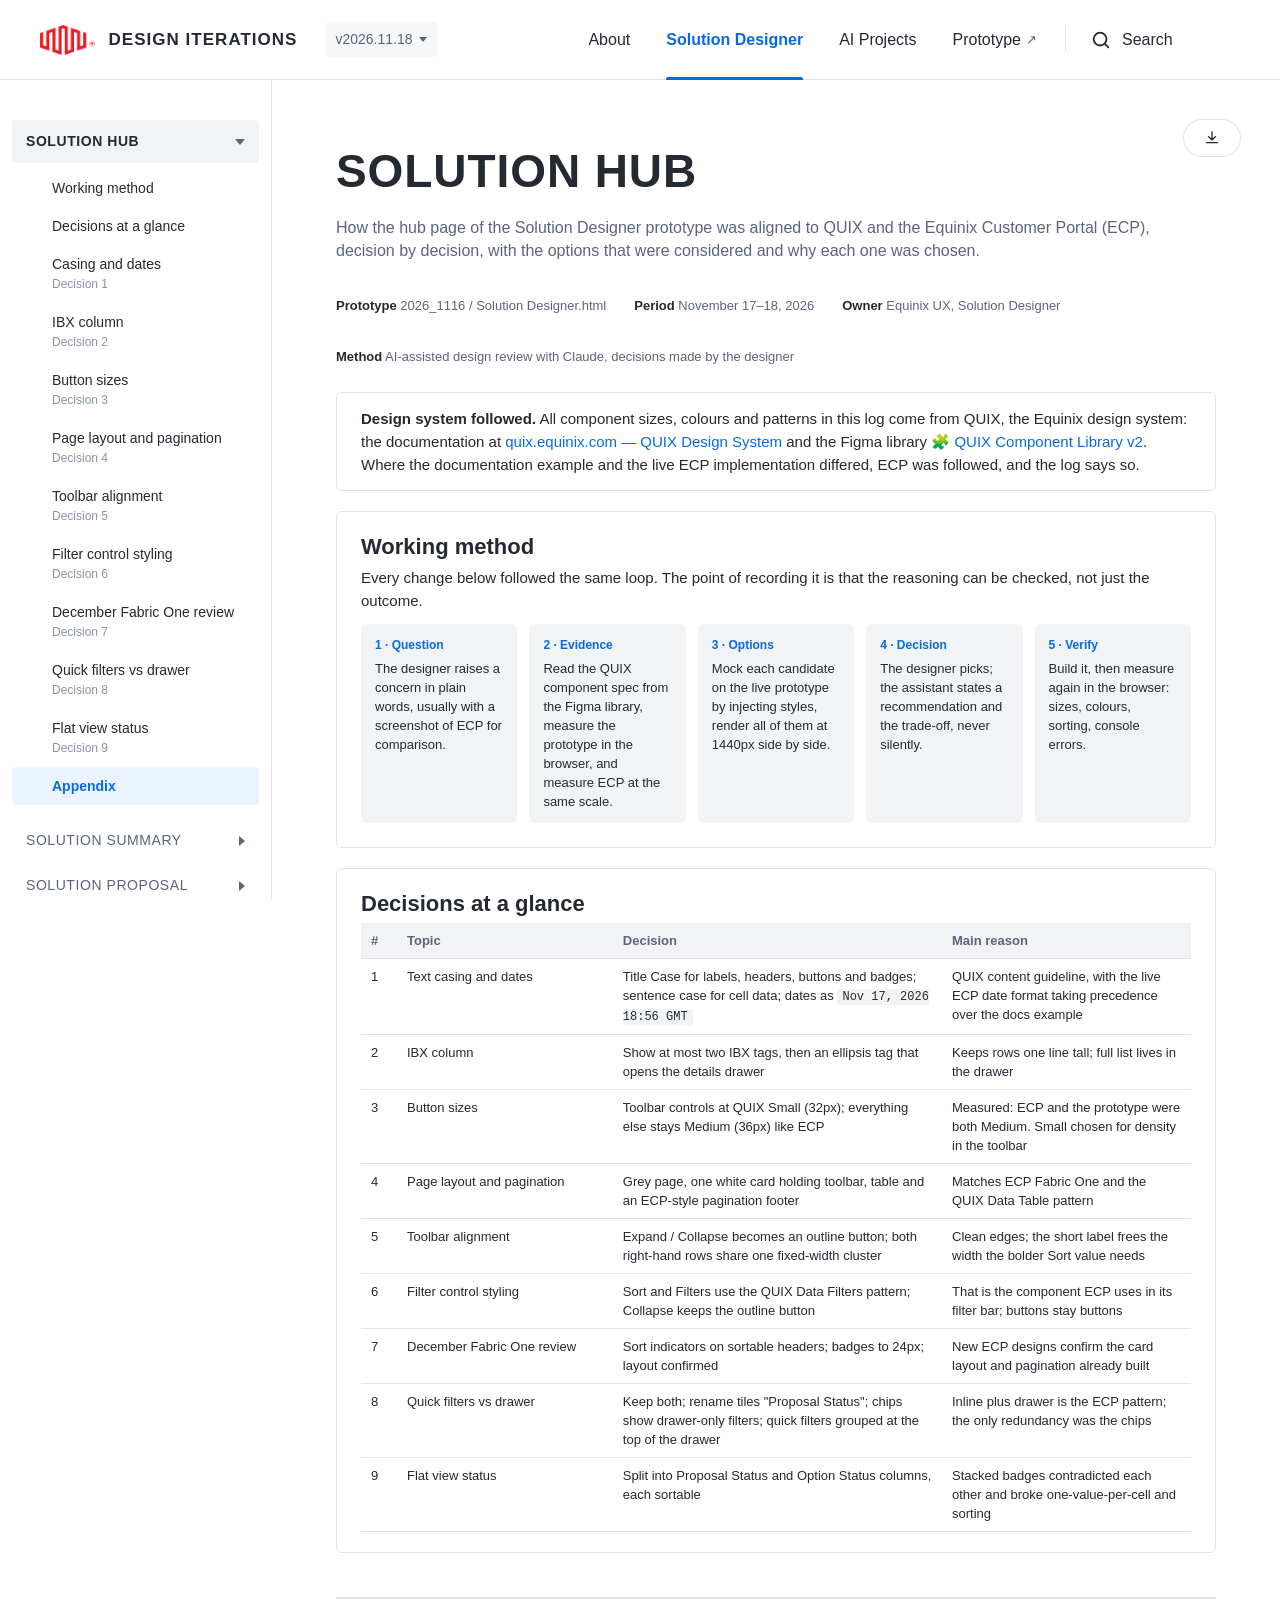
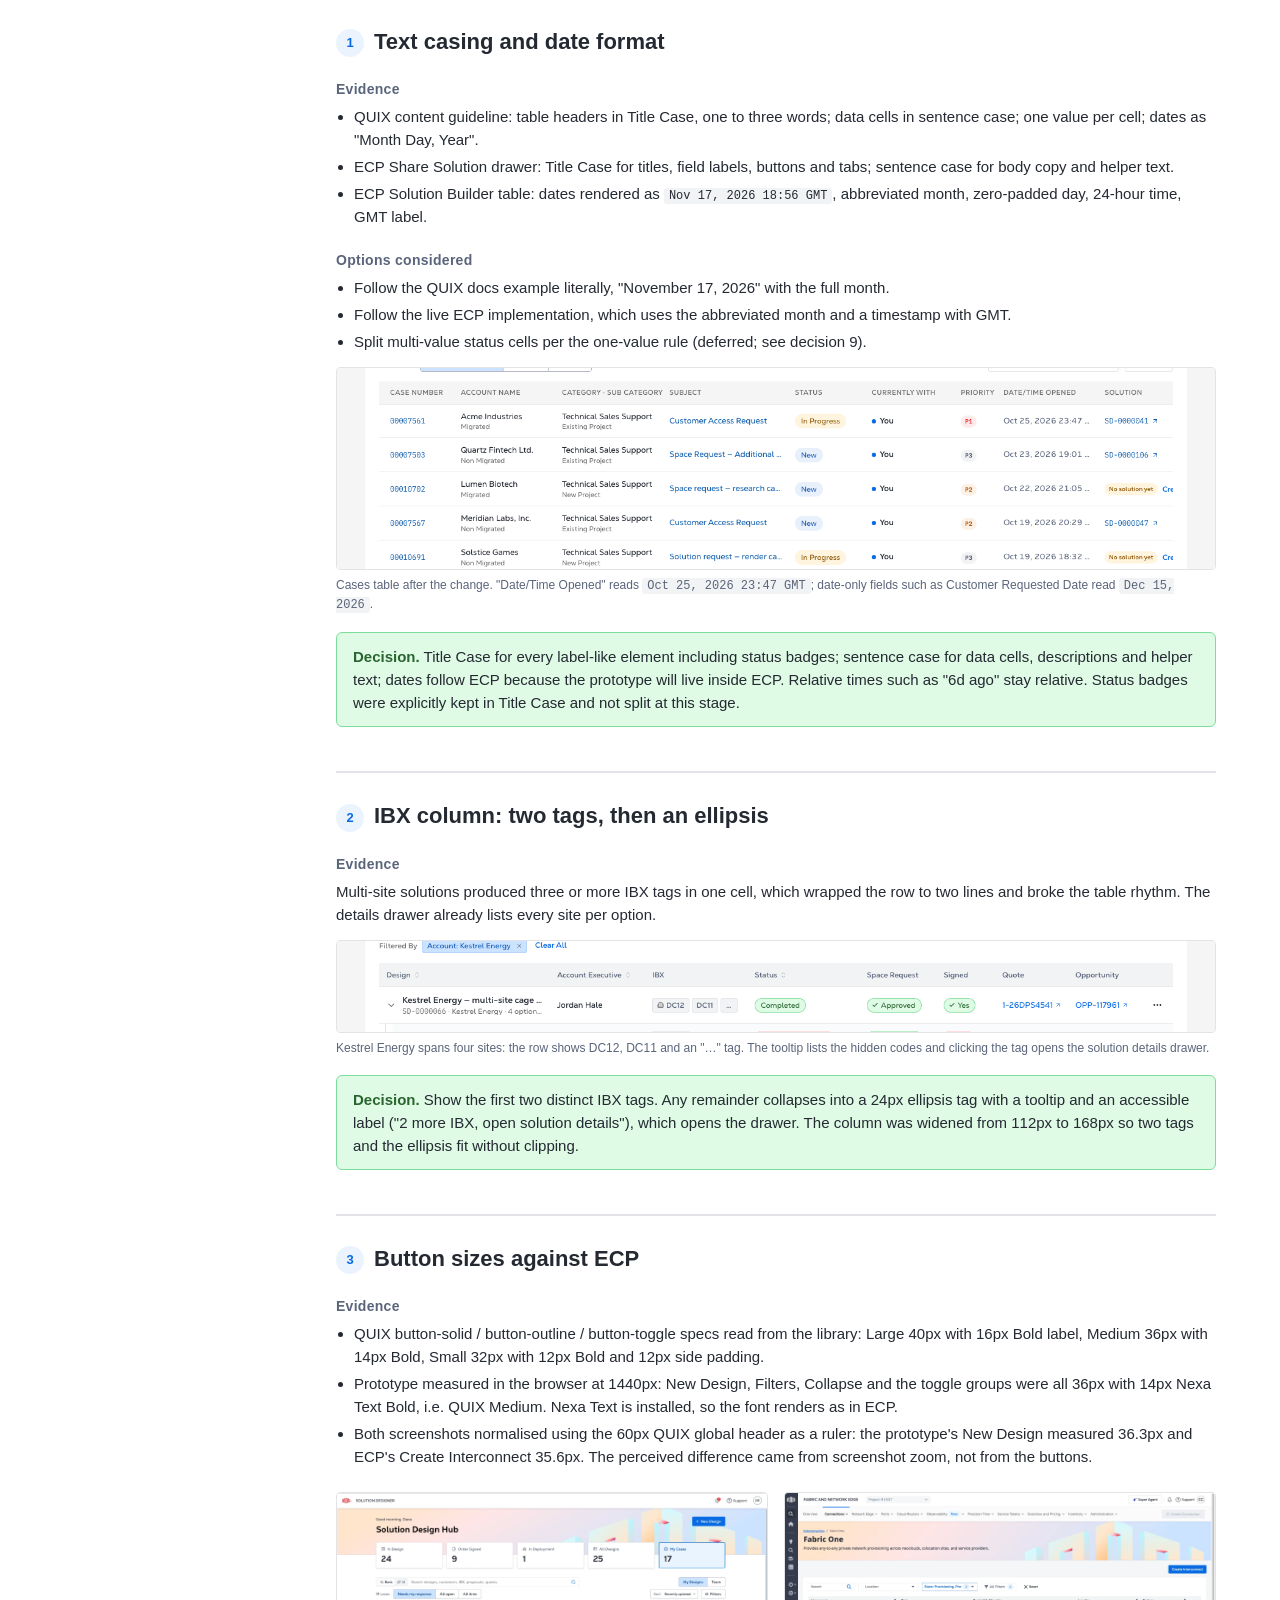
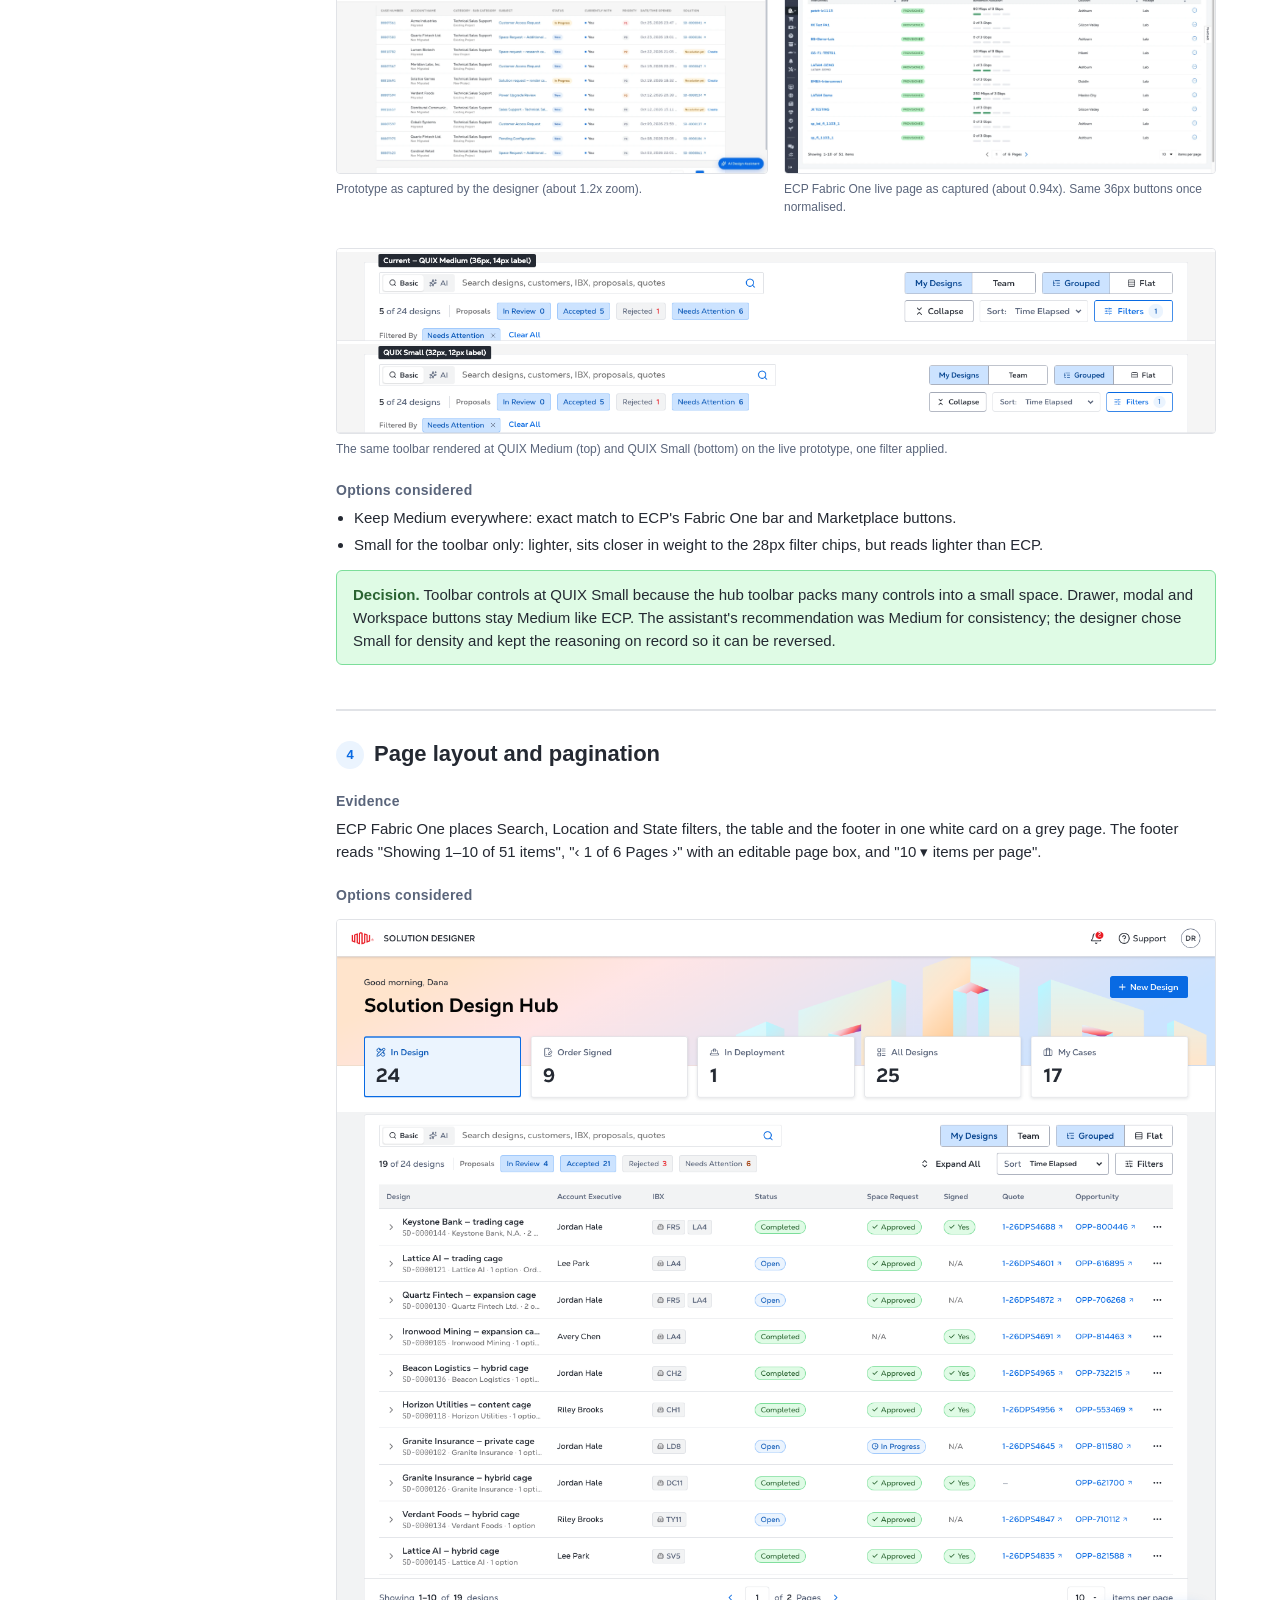
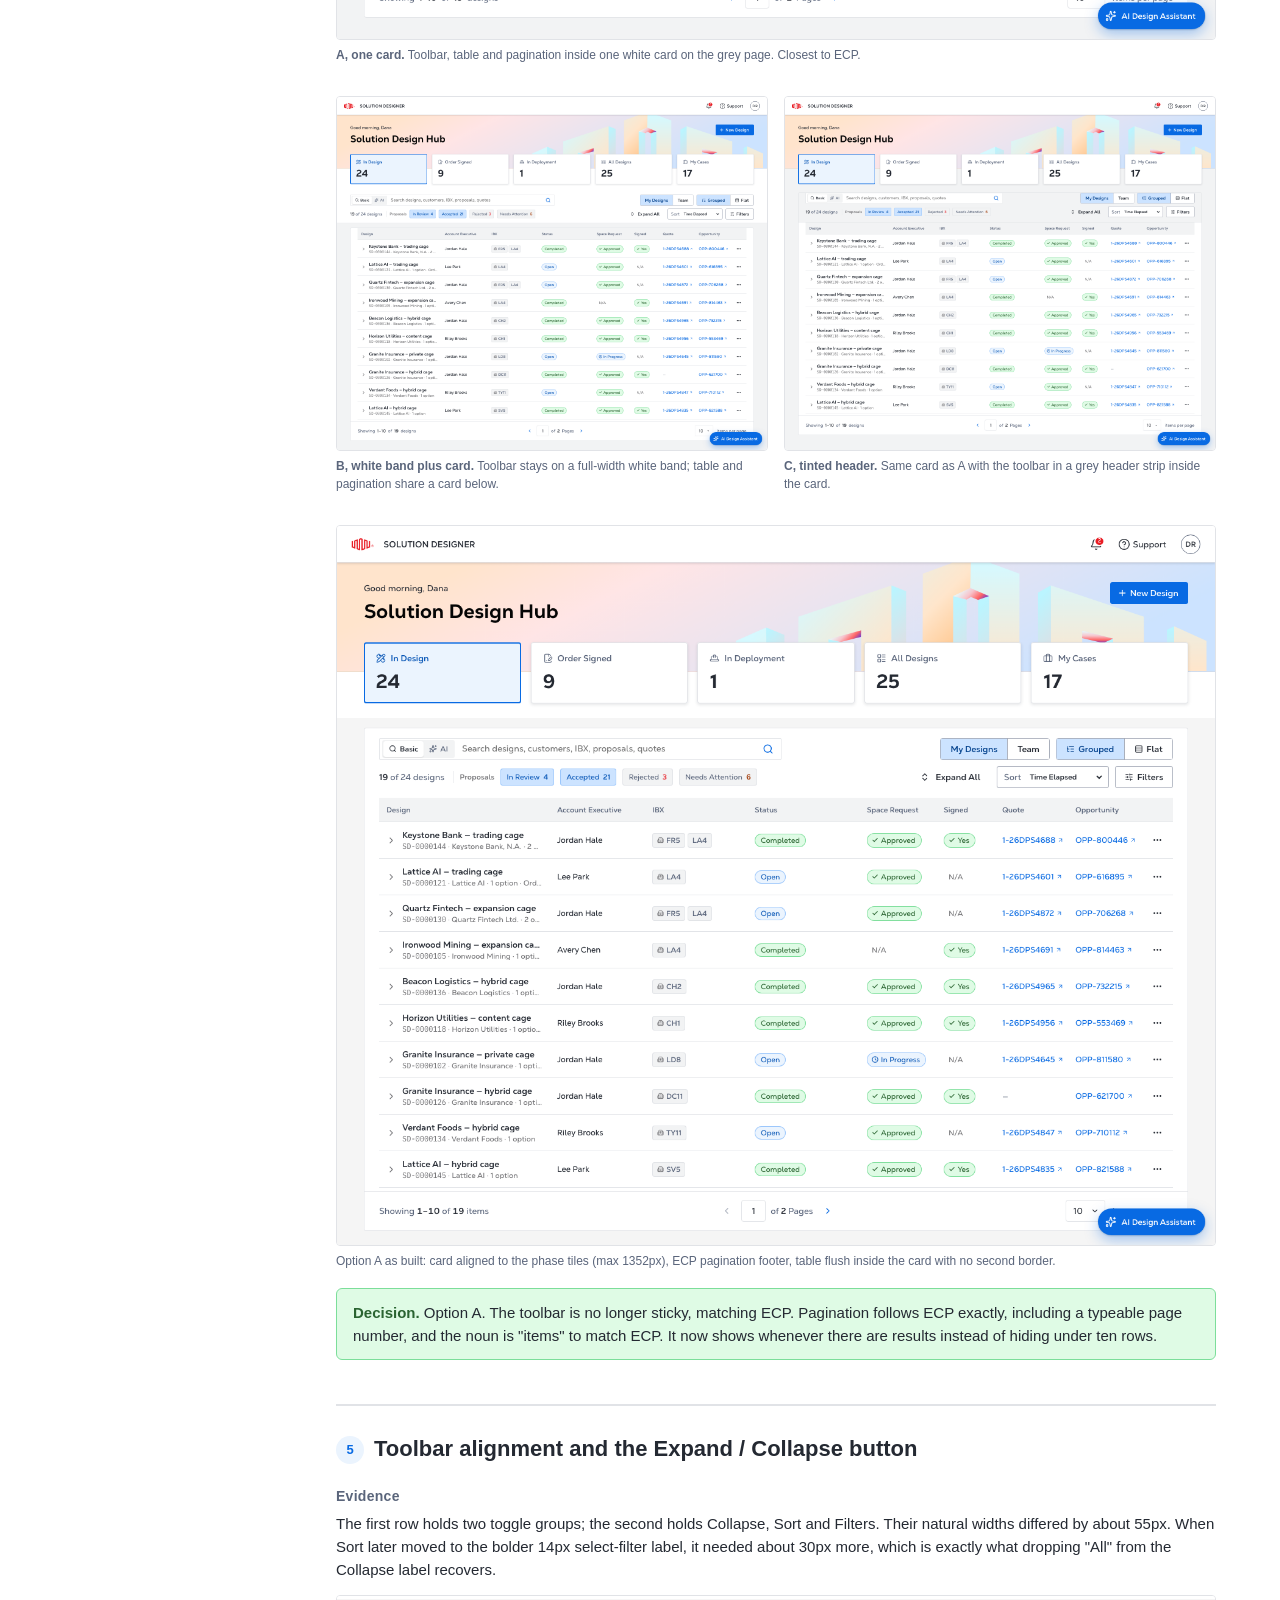
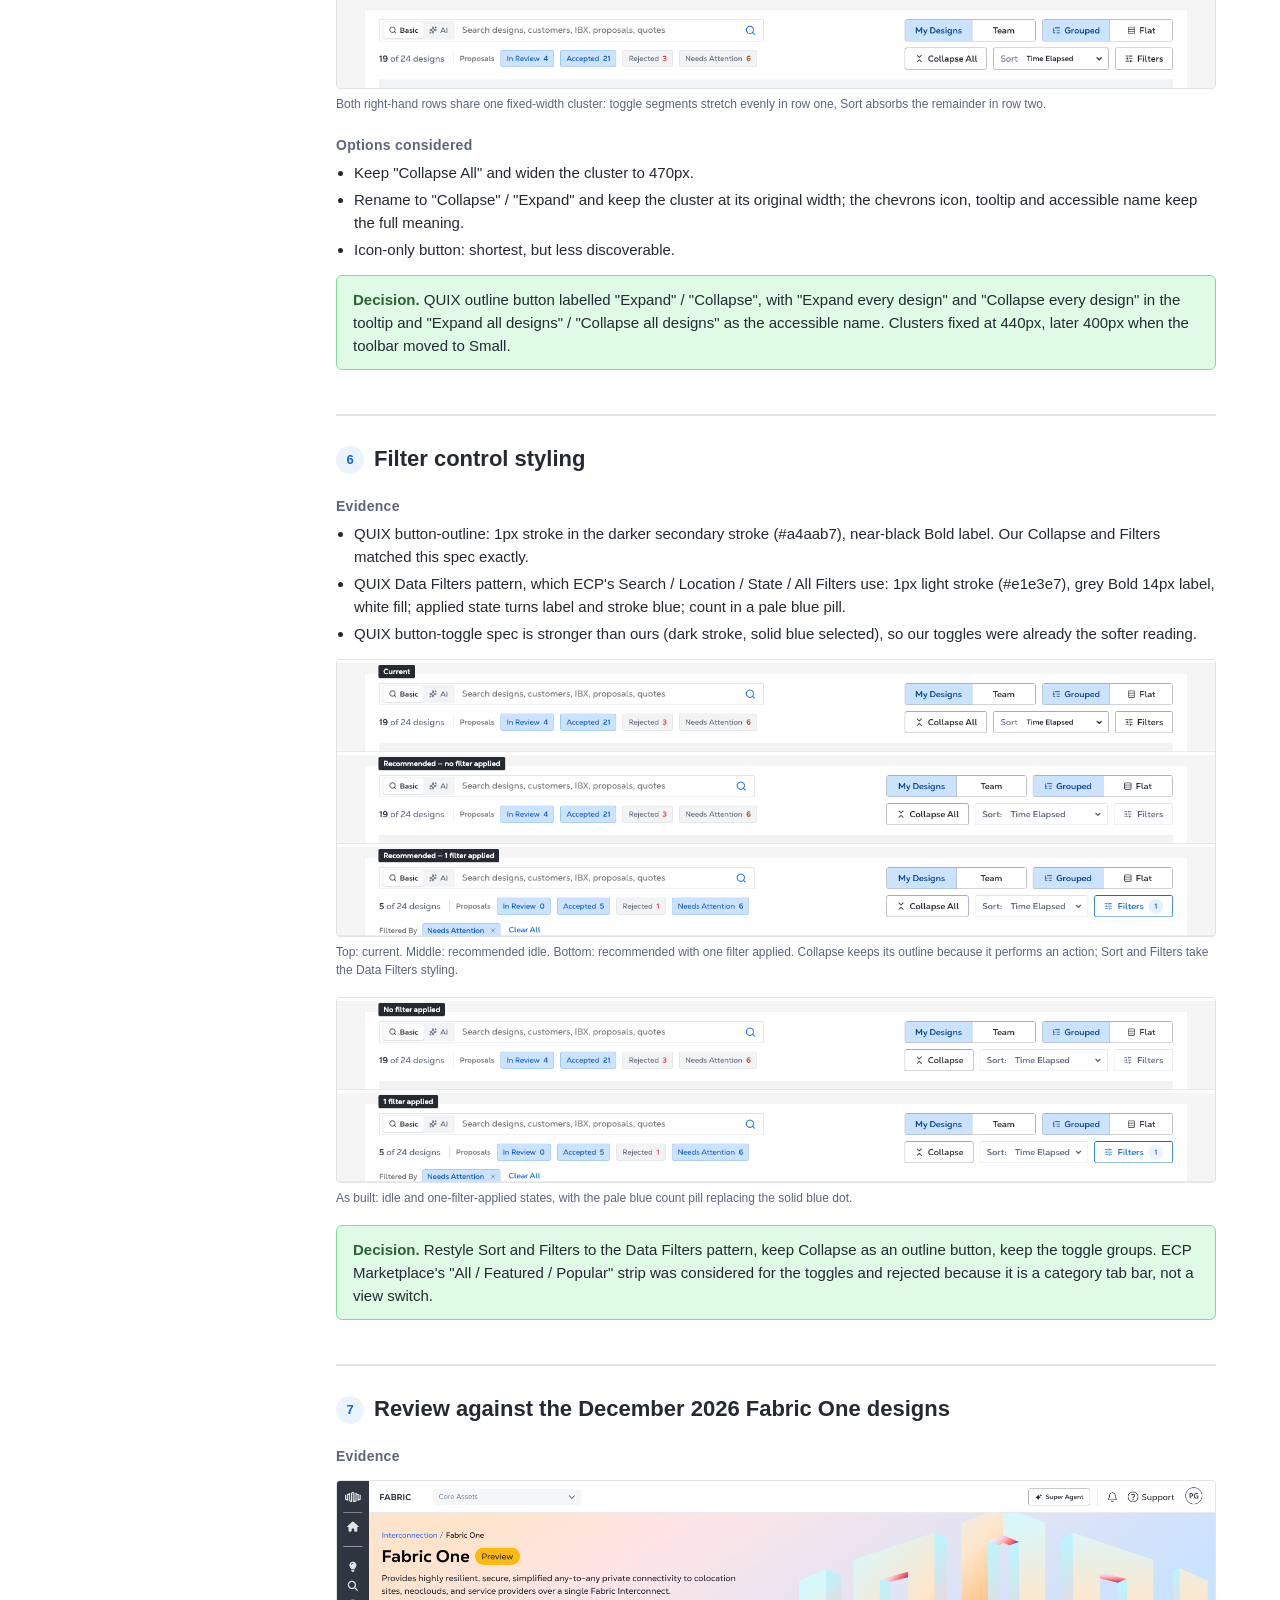
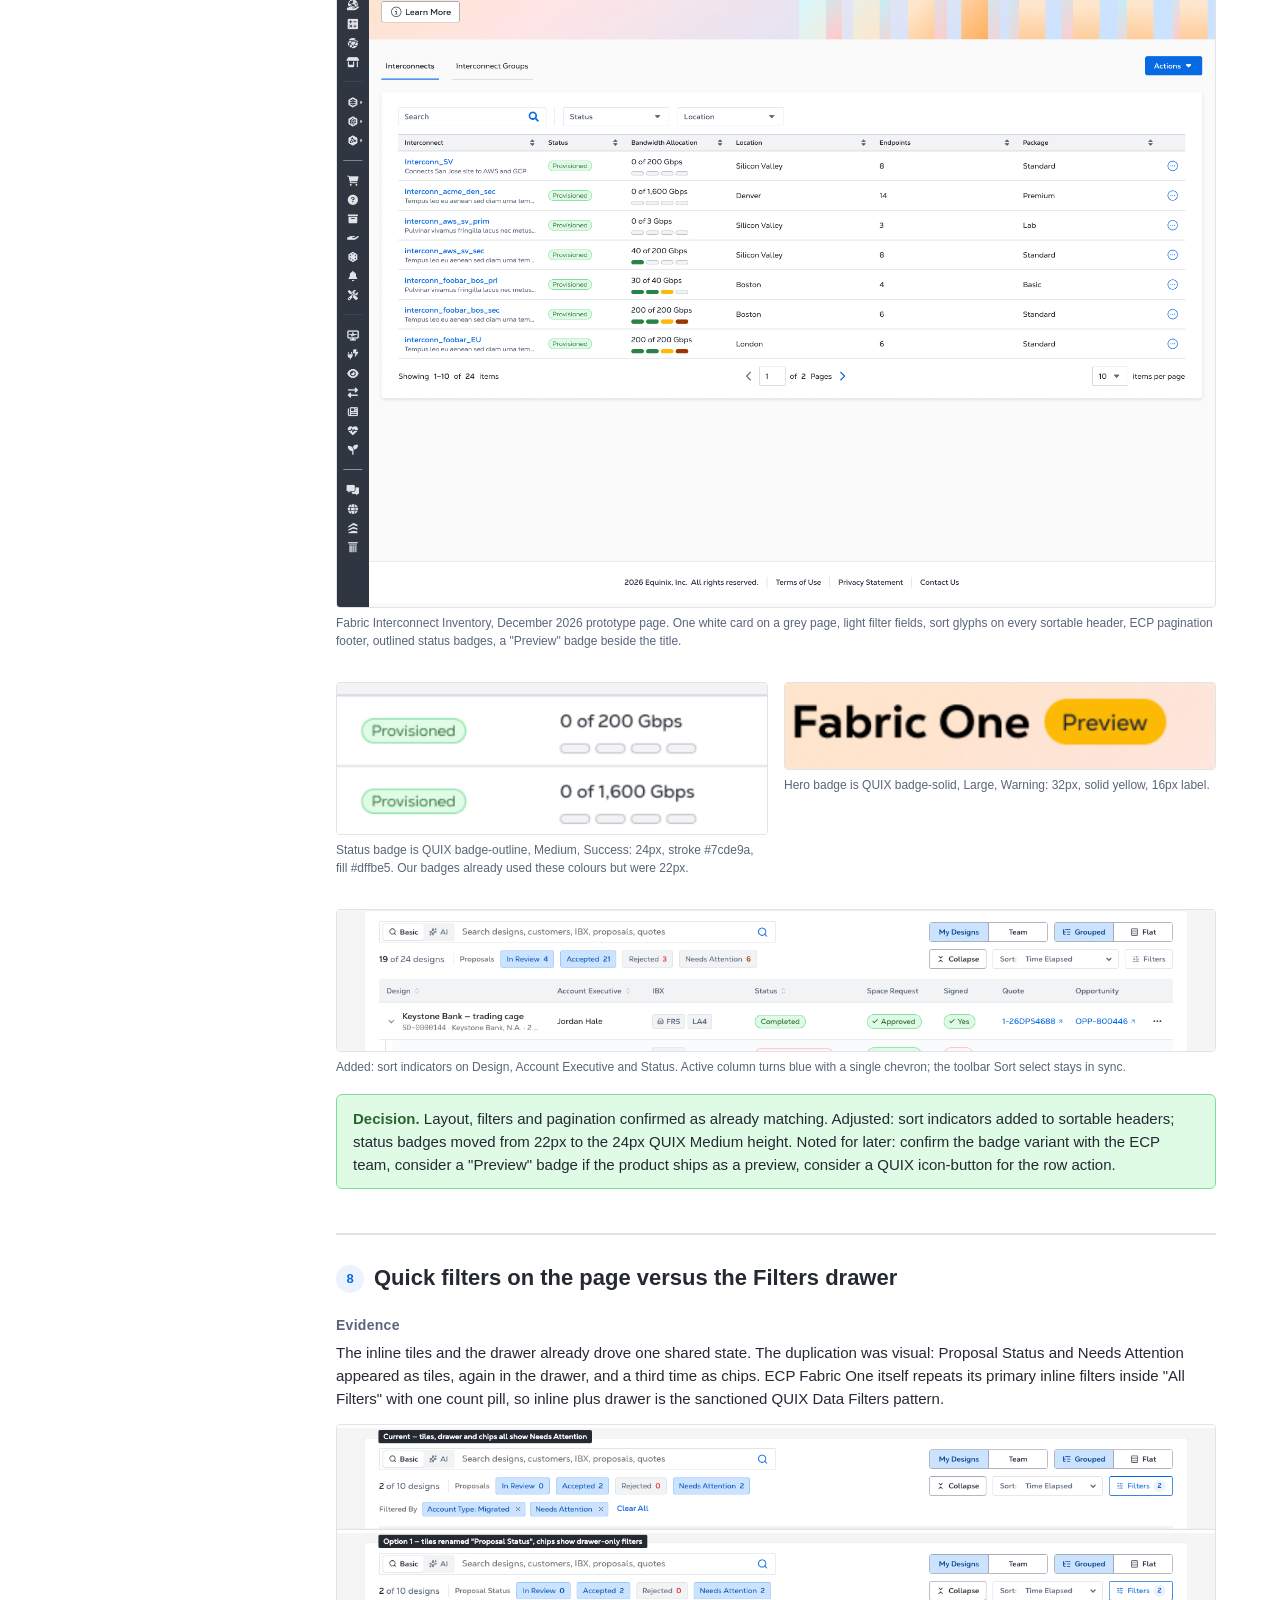
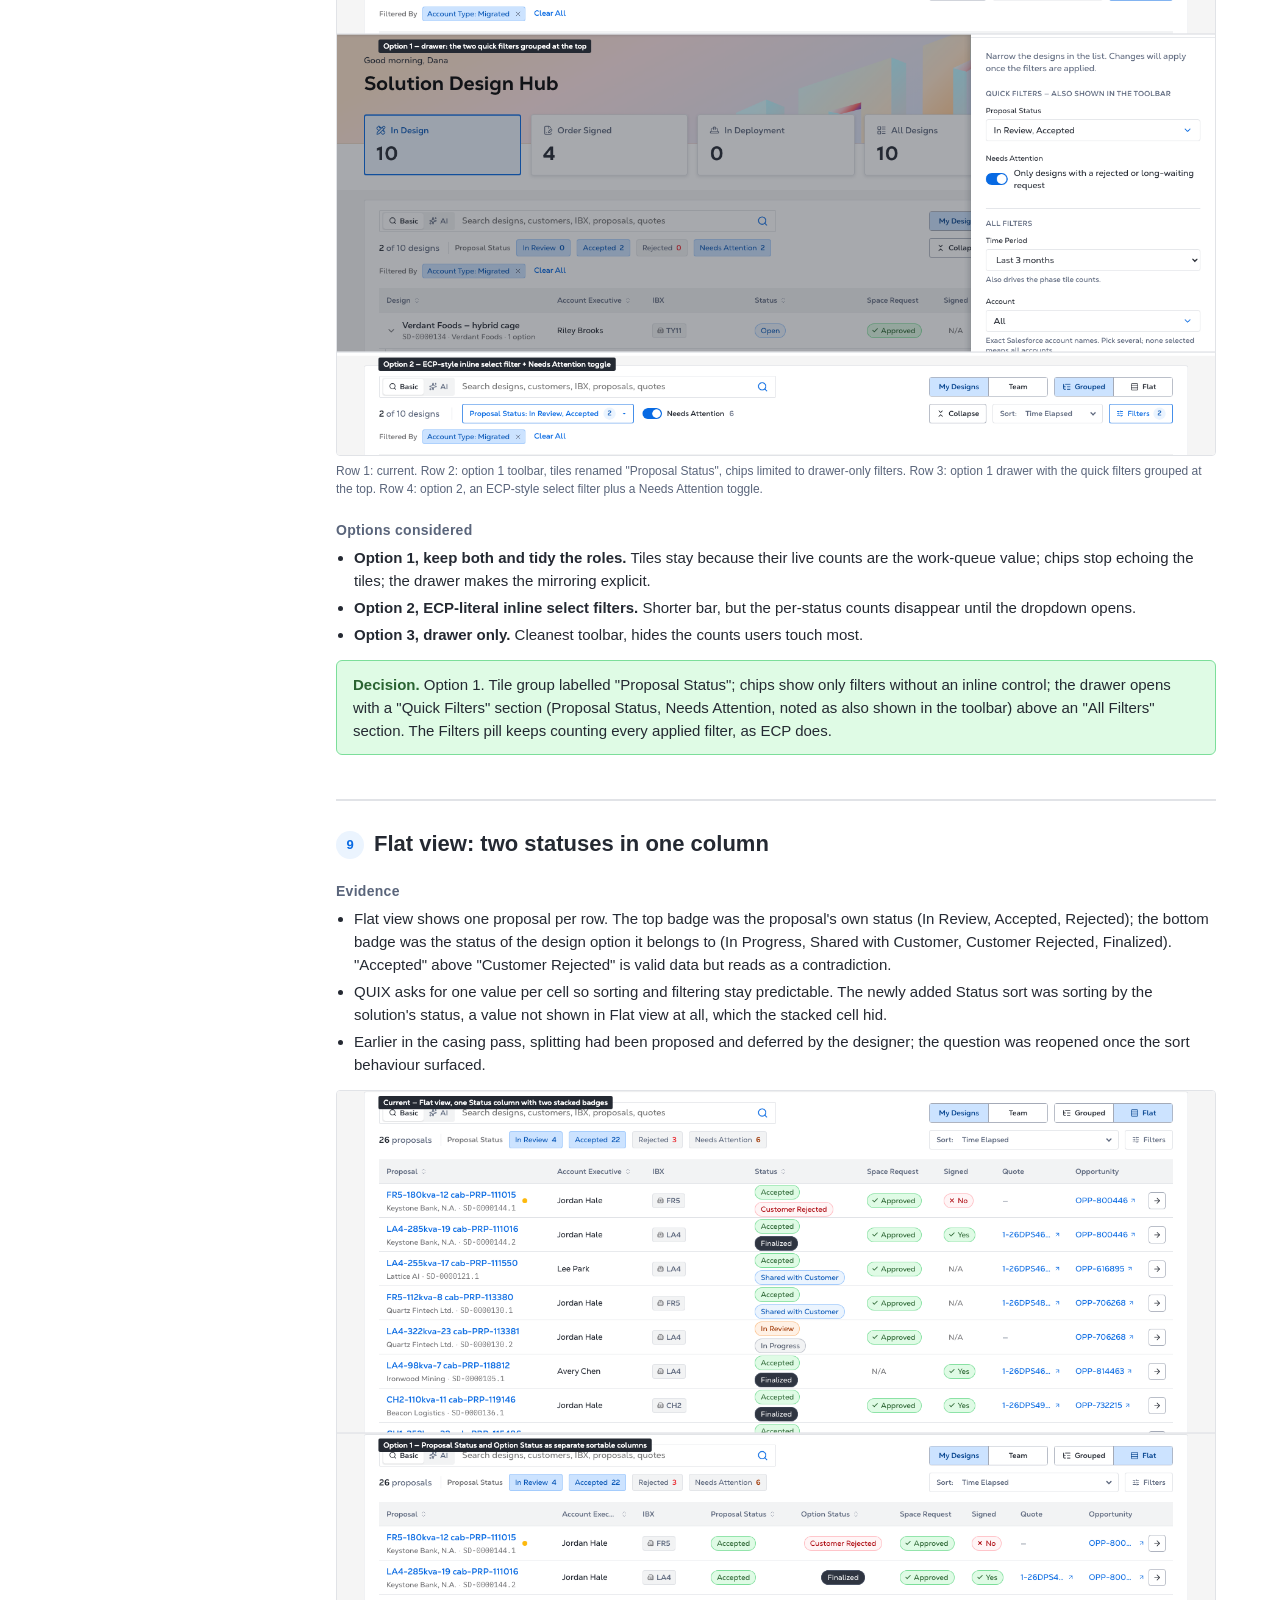
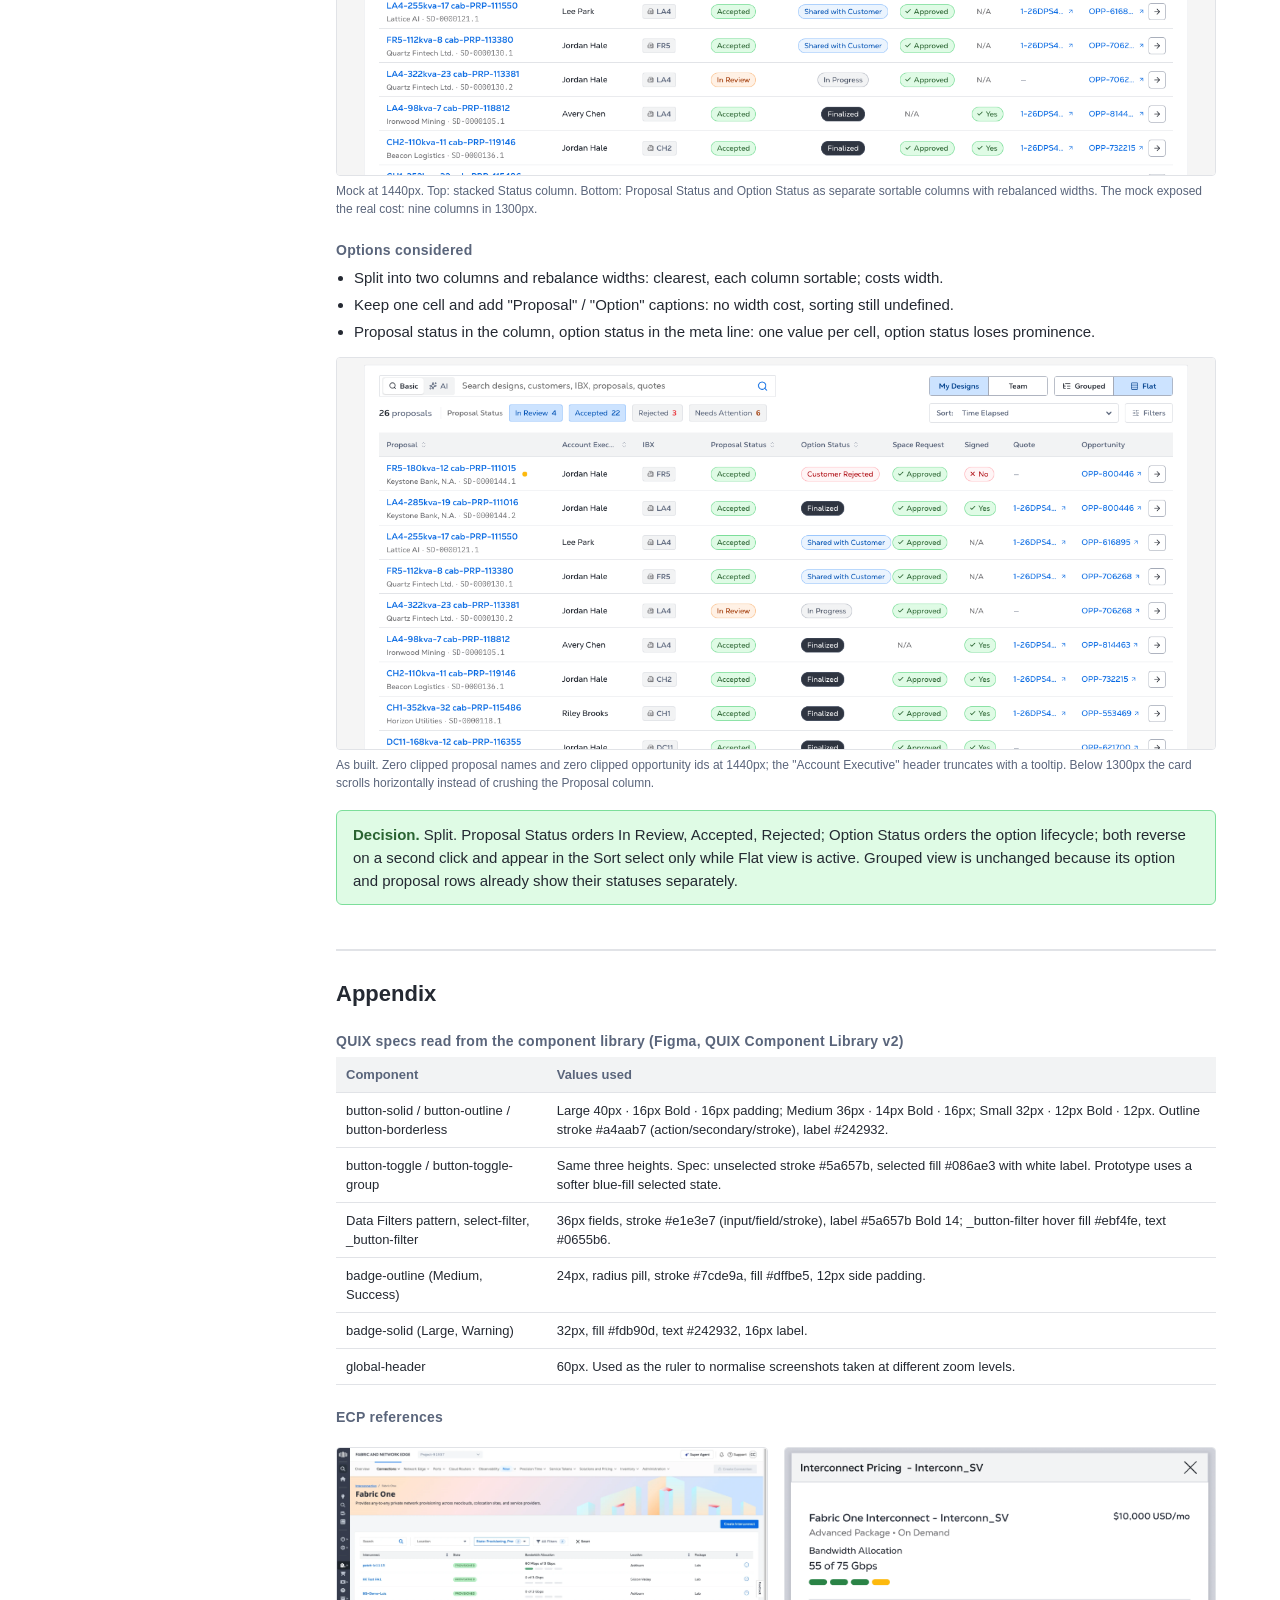
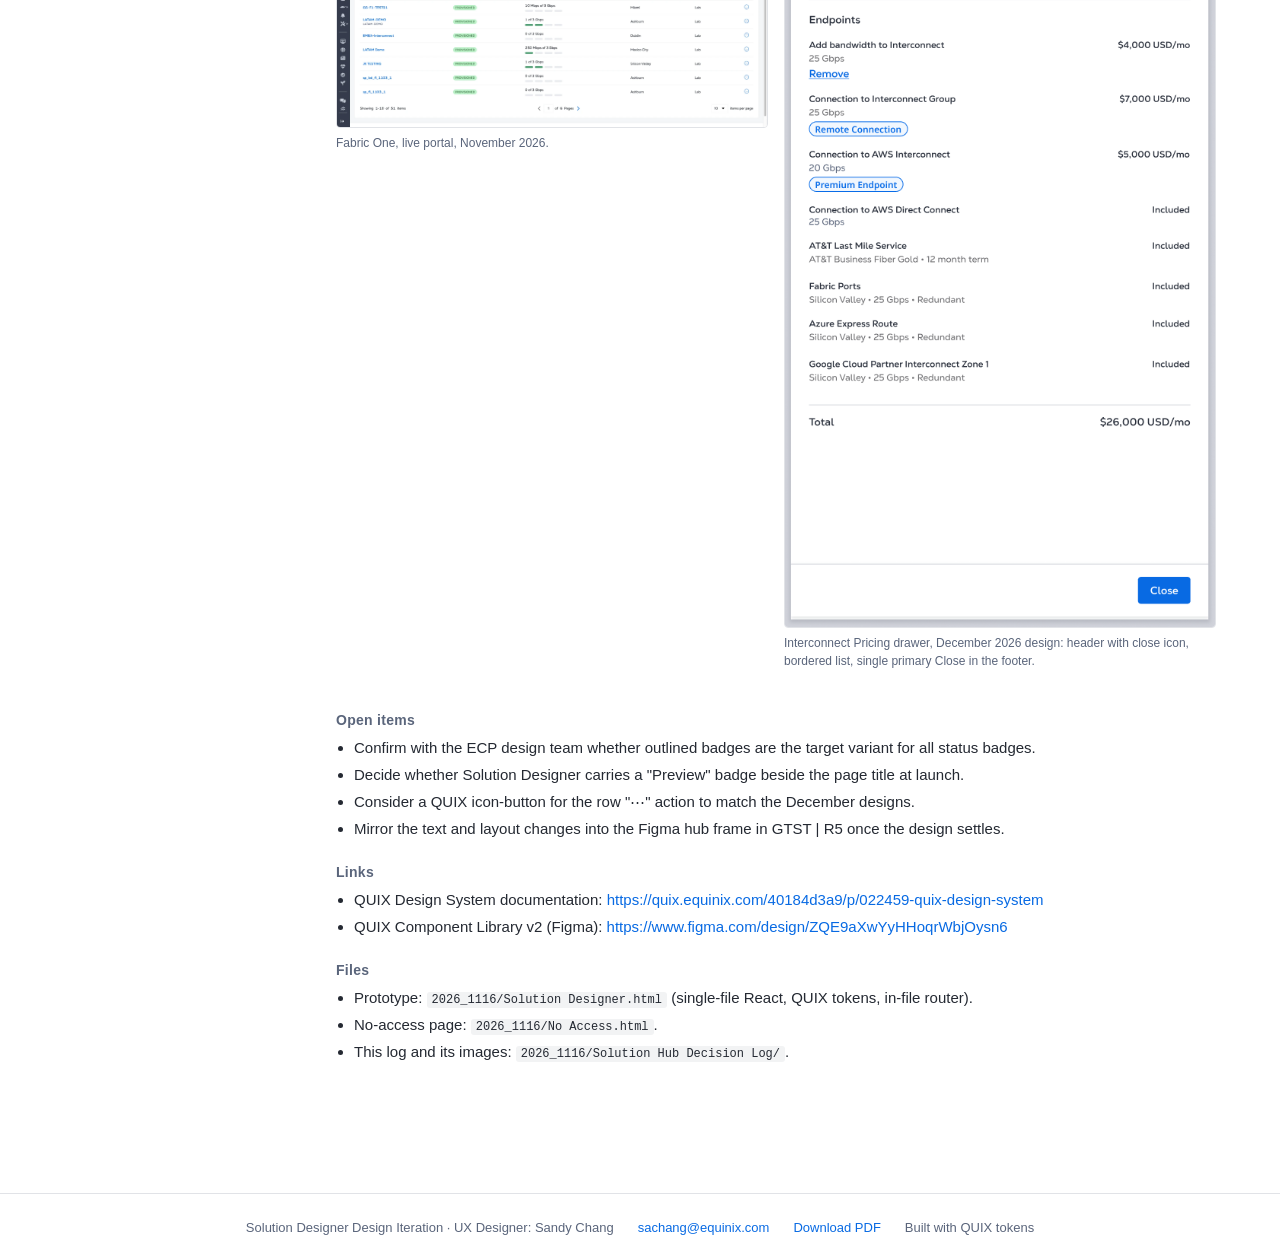
<file: Design Iterations/solution-hub.html>
<!doctype html>
<html lang="en"><head><meta charset="utf-8"><meta name="viewport" content="width=device-width, initial-scale=1">
<title>Solution Hub — Design Iterations</title>
<link rel="stylesheet" href="site.css">
<style>
  h2{font:800 22px/30px "Nexa Text","Noto Sans",Arial,sans-serif;margin:0 0 4px;color:var(--ink)}
  h3{font:700 14px/20px "Nexa Text","Noto Sans",Arial,sans-serif;margin:22px 0 6px;color:var(--text);letter-spacing:.02em}
  p{margin:0 0 10px}
  .sub{color:var(--text);font-size:14px;margin-bottom:28px}
  .meta{display:flex;gap:24px;flex-wrap:wrap;color:var(--text);font-size:13px;margin-bottom:24px}
  .meta b{color:var(--ink);font-weight:700}
  .card{border:1px solid var(--line);border-radius:6px;padding:20px 24px;margin:0 0 20px;background:#fff}
  .method{display:grid;grid-template-columns:repeat(5,1fr);gap:12px;margin:12px 0 4px}
  .step{background:var(--fill);border-radius:6px;padding:12px 14px;font-size:13px;line-height:19px}
  .step b{display:block;color:var(--blue);font-size:12px;margin-bottom:4px}
  table{border-collapse:collapse;width:100%;font-size:13px;line-height:19px}
  th{text-align:left;background:var(--fill);color:var(--text);font-weight:700;padding:8px 10px;border-bottom:1px solid var(--line)}
  td{padding:8px 10px;border-bottom:1px solid var(--line);vertical-align:top}
  .sec{margin-top:44px;padding-top:28px;border-top:2px solid var(--line)}
  .num{display:inline-block;min-width:28px;height:28px;padding:0 8px;border-radius:999px;background:var(--soft);color:var(--blue);font:700 13px/28px "Nexa Text","Noto Sans",Arial,sans-serif;text-align:center;margin-right:10px;vertical-align:middle}
  .q{background:var(--fill);border-left:3px solid var(--blue);padding:10px 14px;border-radius:0 6px 6px 0;margin:12px 0 16px;color:var(--ink)}
  .q span{color:var(--text);font-size:12px;display:block;margin-bottom:2px}
  figure{margin:14px 0 18px}
  figure img{width:100%;height:auto;display:block;border:1px solid var(--line);border-radius:4px}
  figcaption{font-size:12px;line-height:18px;color:var(--text);margin-top:6px}
  .two{display:grid;grid-template-columns:1fr 1fr;gap:16px}
  .decision{border:1px solid #7cde9a;background:var(--greenfill);border-radius:6px;padding:12px 16px;margin-top:14px}
  .decision b{color:var(--green)}
  ul{margin:0 0 10px 18px;padding:0}li{margin:0 0 4px}
  .pill{display:inline-block;height:22px;padding:0 10px;border-radius:999px;background:var(--greenfill);color:var(--green);box-shadow:inset 0 0 0 1px #7cde9a;font:400 12px/22px "Nexa Text","Noto Sans",Arial,sans-serif}
  .pill.grey{background:var(--fill);color:var(--text);box-shadow:inset 0 0 0 1px var(--line)}
  code{font:12px/18px ui-monospace,Menlo,monospace;background:var(--fill);padding:1px 5px;border-radius:3px}
  @media print{
    .sec{break-before:page}
    @page{size:A4 landscape;margin:12mm}
    body{font-size:12px;line-height:18px}

    .sec{break-before:page;border-top:none;margin-top:0;padding-top:0}
    figure,.decision,tr{break-inside:avoid}

    .method{gap:8px}.step{font-size:11px;line-height:16px}
    a{color:#086ae3;text-decoration:underline}
  }

  .content .card h2{font:800 22px/30px var(--font)}

  /* "Question raised" notes stay in the markup but are hidden unless the reader turns them on (Shift+Q, or ?notes=1) */
  body:not(.notes) .q{display:none}
</style>
</head><body>
<header class="topbar">
  <a class="brand" href="index.html"><img src="images/equinix-logo.png" alt="Equinix"><span>DESIGN ITERATIONS</span></a>
  <span class="version">v2026.11.18</span>
  <nav>
    <a href="about.html">About</a>
    <a href="index.html" class="active">Solution Designer</a>
    <a href="ai-projects.html">AI Projects</a>
    <a href="../Solution%20Designer.html" class="ext" target="_blank" rel="noopener">Prototype</a>
  </nav>
  <label class="search"><svg width="22" height="22" viewBox="0 0 24 24" fill="none" stroke="currentColor" stroke-width="2" stroke-linecap="round"><circle cx="11" cy="11" r="7"/><path d="M20 20l-3.5-3.5"/></svg><input id="navSearch" type="search" placeholder="Search" aria-label="Search this log"></label>
</header>
<div class="doc">
  <aside class="leftnav" id="leftnav">
    <div class="grp">Solution Hub <span class="chev"></span></div>
    <div class="sub"><a class="item" href="#method">Working method</a><a class="item" href="#glance">Decisions at a glance</a><a class="item" href="#d1">Casing and dates<small>Decision 1</small></a><a class="item" href="#d2">IBX column<small>Decision 2</small></a><a class="item" href="#d3">Button sizes<small>Decision 3</small></a><a class="item" href="#d4">Page layout and pagination<small>Decision 4</small></a><a class="item" href="#d5">Toolbar alignment<small>Decision 5</small></a><a class="item" href="#d6">Filter control styling<small>Decision 6</small></a><a class="item" href="#d7">December Fabric One review<small>Decision 7</small></a><a class="item" href="#d8">Quick filters vs drawer<small>Decision 8</small></a><a class="item" href="#d9">Flat view status<small>Decision 9</small></a><a class="item" href="#appendix">Appendix</a></div>
    <a class="grp plain" href="solution-summary.html" style="text-decoration:none">Solution Summary <span class="chev"></span></a>
    <a class="grp plain" href="solution-proposal.html" style="text-decoration:none">Solution Proposal <span class="chev"></span></a>
    <a class="grp plain" href="whiteboard.html" style="text-decoration:none">Whiteboard <span class="chev"></span></a><a class="grp plain" href="builder-integration.html" style="text-decoration:none">Builder Integration <span class="chev"></span></a>
  </aside>
  <main class="content">
    <a class="open" href="Solution%20Hub%20Decision%20Log.pdf" title="Download as PDF"><svg width="16" height="16" viewBox="0 0 24 24" fill="none" stroke="currentColor" stroke-width="2" stroke-linecap="round" stroke-linejoin="round"><path d="M12 3v12M7 10l5 5 5-5M4 19h16"/></svg></a>
    <h1 class="big">Solution Hub</h1>
    <p class="lede">How the hub page of the Solution Designer prototype was aligned to QUIX and the Equinix Customer Portal (ECP), decision by decision, with the options that were considered and why each one was chosen.</p>
    <div class="kv"><div><b>Prototype</b> 2026_1116 / Solution Designer.html</div><div><b>Period</b> November 17–18, 2026</div><div><b>Owner</b> Equinix UX, Solution Designer</div><div><b>Method</b> AI-assisted design review with Claude, decisions made by the designer</div></div>
<div class="card" style="padding:14px 24px">
  <p style="margin:0"><b>Design system followed.</b> All component sizes, colours and patterns in this log come from QUIX, the Equinix design system:
  the documentation at <a href="https://quix.equinix.com/40184d3a9/p/022459-quix-design-system">quix.equinix.com — QUIX Design System</a>
  and the Figma library <a href="https://www.figma.com/design/ZQE9aXwYyHHoqrWbjOysn6/%F0%9F%A7%A9-QUIX-Component-Library-v2?m=auto&node-id=356-0">🧩 QUIX Component Library v2</a>.
  Where the documentation example and the live ECP implementation differed, ECP was followed, and the log says so.</p>
</div>

<div class="card" id="method">
  <h2>Working method</h2>
  <p>Every change below followed the same loop. The point of recording it is that the reasoning can be checked, not just the outcome.</p>
  <div class="method">
    <div class="step"><b>1 · Question</b>The designer raises a concern in plain words, usually with a screenshot of ECP for comparison.</div>
    <div class="step"><b>2 · Evidence</b>Read the QUIX component spec from the Figma library, measure the prototype in the browser, and measure ECP at the same scale.</div>
    <div class="step"><b>3 · Options</b>Mock each candidate on the live prototype by injecting styles, render all of them at 1440px side by side.</div>
    <div class="step"><b>4 · Decision</b>The designer picks; the assistant states a recommendation and the trade-off, never silently.</div>
    <div class="step"><b>5 · Verify</b>Build it, then measure again in the browser: sizes, colours, sorting, console errors.</div>
  </div>
</div>

<div class="card" id="glance">
  <h2>Decisions at a glance</h2>
  <table>
    <tr><th style="width:36px">#</th><th style="width:26%">Topic</th><th>Decision</th><th style="width:30%">Main reason</th></tr>
    <tr><td>1</td><td>Text casing and dates</td><td>Title Case for labels, headers, buttons and badges; sentence case for cell data; dates as <code>Nov 17, 2026 18:56 GMT</code></td><td>QUIX content guideline, with the live ECP date format taking precedence over the docs example</td></tr>
    <tr><td>2</td><td>IBX column</td><td>Show at most two IBX tags, then an ellipsis tag that opens the details drawer</td><td>Keeps rows one line tall; full list lives in the drawer</td></tr>
    <tr><td>3</td><td>Button sizes</td><td>Toolbar controls at QUIX Small (32px); everything else stays Medium (36px) like ECP</td><td>Measured: ECP and the prototype were both Medium. Small chosen for density in the toolbar</td></tr>
    <tr><td>4</td><td>Page layout and pagination</td><td>Grey page, one white card holding toolbar, table and an ECP-style pagination footer</td><td>Matches ECP Fabric One and the QUIX Data Table pattern</td></tr>
    <tr><td>5</td><td>Toolbar alignment</td><td>Expand / Collapse becomes an outline button; both right-hand rows share one fixed-width cluster</td><td>Clean edges; the short label frees the width the bolder Sort value needs</td></tr>
    <tr><td>6</td><td>Filter control styling</td><td>Sort and Filters use the QUIX Data Filters pattern; Collapse keeps the outline button</td><td>That is the component ECP uses in its filter bar; buttons stay buttons</td></tr>
    <tr><td>7</td><td>December Fabric One review</td><td>Sort indicators on sortable headers; badges to 24px; layout confirmed</td><td>New ECP designs confirm the card layout and pagination already built</td></tr>
    <tr><td>8</td><td>Quick filters vs drawer</td><td>Keep both; rename tiles "Proposal Status"; chips show drawer-only filters; quick filters grouped at the top of the drawer</td><td>Inline plus drawer is the ECP pattern; the only redundancy was the chips</td></tr>
    <tr><td>9</td><td>Flat view status</td><td>Split into Proposal Status and Option Status columns, each sortable</td><td>Stacked badges contradicted each other and broke one-value-per-cell and sorting</td></tr>
  </table>
</div>

<!-- 1 -->
<section class="sec" id="d1">
  <h2><span class="num">1</span>Text casing and date format</h2>
  <div class="q"><span>Question raised</span>Some text is upper case, some lower case. What is the best practice, and should dates follow the QUIX docs or the ECP portal?</div>
  <h3>Evidence</h3>
  <ul>
    <li>QUIX content guideline: table headers in Title Case, one to three words; data cells in sentence case; one value per cell; dates as "Month Day, Year".</li>
    <li>ECP Share Solution drawer: Title Case for titles, field labels, buttons and tabs; sentence case for body copy and helper text.</li>
    <li>ECP Solution Builder table: dates rendered as <code>Nov 17, 2026 18:56 GMT</code>, abbreviated month, zero-padded day, 24-hour time, GMT label.</li>
  </ul>
  <h3>Options considered</h3>
  <ul>
    <li>Follow the QUIX docs example literally, "November 17, 2026" with the full month.</li>
    <li>Follow the live ECP implementation, which uses the abbreviated month and a timestamp with GMT.</li>
    <li>Split multi-value status cells per the one-value rule (deferred; see decision 9).</li>
  </ul>
  <figure><img src="images/dates-ecp-format.png" alt="Cases table with Date/Time Opened in ECP format"><figcaption>Cases table after the change. "Date/Time Opened" reads <code>Oct 25, 2026 23:47 GMT</code>; date-only fields such as Customer Requested Date read <code>Dec 15, 2026</code>.</figcaption></figure>
  <div class="decision"><b>Decision.</b> Title Case for every label-like element including status badges; sentence case for data cells, descriptions and helper text; dates follow ECP because the prototype will live inside ECP. Relative times such as "6d ago" stay relative. Status badges were explicitly kept in Title Case and not split at this stage.</div>
</section>

<!-- 2 -->
<section class="sec" id="d2">
  <h2><span class="num">2</span>IBX column: two tags, then an ellipsis</h2>
  <div class="q"><span>Question raised</span>For this column we show max two IBX. If more, show "…" and let the user open the side drawer to see the details.</div>
  <h3>Evidence</h3>
  <p>Multi-site solutions produced three or more IBX tags in one cell, which wrapped the row to two lines and broke the table rhythm. The details drawer already lists every site per option.</p>
  <figure><img src="images/ibx-ellipsis.png" alt="Kestrel Energy row showing DC12, DC11 and an ellipsis tag"><figcaption>Kestrel Energy spans four sites: the row shows DC12, DC11 and an "…" tag. The tooltip lists the hidden codes and clicking the tag opens the solution details drawer.</figcaption></figure>
  <div class="decision"><b>Decision.</b> Show the first two distinct IBX tags. Any remainder collapses into a 24px ellipsis tag with a tooltip and an accessible label ("2 more IBX, open solution details"), which opens the drawer. The column was widened from 112px to 168px so two tags and the ellipsis fit without clipping.</div>
</section>

<!-- 3 -->
<section class="sec" id="d3">
  <h2><span class="num">3</span>Button sizes against ECP</h2>
  <div class="q"><span>Question raised</span>I think our buttons are bigger than ECP. QUIX buttons have different sizes; keep the same size as ECP. Then: try Small so I can compare.</div>
  <h3>Evidence</h3>
  <ul>
    <li>QUIX button-solid / button-outline / button-toggle specs read from the library: Large 40px with 16px Bold label, Medium 36px with 14px Bold, Small 32px with 12px Bold and 12px side padding.</li>
    <li>Prototype measured in the browser at 1440px: New Design, Filters, Collapse and the toggle groups were all 36px with 14px Nexa Text Bold, i.e. QUIX Medium. Nexa Text is installed, so the font renders as in ECP.</li>
    <li>Both screenshots normalised using the 60px QUIX global header as a ruler: the prototype's New Design measured 36.3px and ECP's Create Interconnect 35.6px. The perceived difference came from screenshot zoom, not from the buttons.</li>
  </ul>
  <div class="two">
    <figure><img src="images/hub-before-medium.png" alt="Prototype hub before, at Medium"><figcaption>Prototype as captured by the designer (about 1.2x zoom).</figcaption></figure>
    <figure><img src="images/ecp-fabric-one-live.png" alt="ECP Fabric One live page"><figcaption>ECP Fabric One live page as captured (about 0.94x). Same 36px buttons once normalised.</figcaption></figure>
  </div>
  <figure><img src="images/toolbar-medium-vs-small.png" alt="Toolbar at Medium versus Small"><figcaption>The same toolbar rendered at QUIX Medium (top) and QUIX Small (bottom) on the live prototype, one filter applied.</figcaption></figure>
  <h3>Options considered</h3>
  <ul>
    <li>Keep Medium everywhere: exact match to ECP's Fabric One bar and Marketplace buttons.</li>
    <li>Small for the toolbar only: lighter, sits closer in weight to the 28px filter chips, but reads lighter than ECP.</li>
  </ul>
  <div class="decision"><b>Decision.</b> Toolbar controls at QUIX Small because the hub toolbar packs many controls into a small space. Drawer, modal and Workspace buttons stay Medium like ECP. The assistant's recommendation was Medium for consistency; the designer chose Small for density and kept the reasoning on record so it can be reversed.</div>
</section>

<!-- 4 -->
<section class="sec" id="d4">
  <h2><span class="num">4</span>Page layout and pagination</h2>
  <div class="q"><span>Question raised</span>If we follow ECP, our table should be surrounded by a white background and pagination should use the same pattern as the ECP page. Show a couple of options for how the grey background shows.</div>
  <h3>Evidence</h3>
  <p>ECP Fabric One places Search, Location and State filters, the table and the footer in one white card on a grey page. The footer reads "Showing 1–10 of 51 items", "‹ 1 of 6 Pages ›" with an editable page box, and "10 ▾ items per page".</p>
  <h3>Options considered</h3>
  <figure><img src="images/option-A.png" alt="Option A"><figcaption><b>A, one card.</b> Toolbar, table and pagination inside one white card on the grey page. Closest to ECP.</figcaption></figure>
  <div class="two">
    <figure><img src="images/option-B.png" alt="Option B"><figcaption><b>B, white band plus card.</b> Toolbar stays on a full-width white band; table and pagination share a card below.</figcaption></figure>
    <figure><img src="images/option-C.png" alt="Option C"><figcaption><b>C, tinted header.</b> Same card as A with the toolbar in a grey header strip inside the card.</figcaption></figure>
  </div>
  <figure><img src="images/hub-option-A-final.png" alt="Option A built"><figcaption>Option A as built: card aligned to the phase tiles (max 1352px), ECP pagination footer, table flush inside the card with no second border.</figcaption></figure>
  <div class="decision"><b>Decision.</b> Option A. The toolbar is no longer sticky, matching ECP. Pagination follows ECP exactly, including a typeable page number, and the noun is "items" to match ECP. It now shows whenever there are results instead of hiding under ten rows.</div>
</section>

<!-- 5 -->
<section class="sec" id="d5">
  <h2><span class="num">5</span>Toolbar alignment and the Expand / Collapse button</h2>
  <div class="q"><span>Question raised</span>Make Expand All / Collapse All a button, and make the two rows the same width so it looks clean. Later: why did the recommendation get wider, and should we drop "All" to shorten the label?</div>
  <h3>Evidence</h3>
  <p>The first row holds two toggle groups; the second holds Collapse, Sort and Filters. Their natural widths differed by about 55px. When Sort later moved to the bolder 14px select-filter label, it needed about 30px more, which is exactly what dropping "All" from the Collapse label recovers.</p>
  <figure><img src="images/hub-toolbar-aligned.png" alt="Toolbar with aligned clusters"><figcaption>Both right-hand rows share one fixed-width cluster: toggle segments stretch evenly in row one, Sort absorbs the remainder in row two.</figcaption></figure>
  <h3>Options considered</h3>
  <ul>
    <li>Keep "Collapse All" and widen the cluster to 470px.</li>
    <li>Rename to "Collapse" / "Expand" and keep the cluster at its original width; the chevrons icon, tooltip and accessible name keep the full meaning.</li>
    <li>Icon-only button: shortest, but less discoverable.</li>
  </ul>
  <div class="decision"><b>Decision.</b> QUIX outline button labelled "Expand" / "Collapse", with "Expand every design" and "Collapse every design" in the tooltip and "Expand all designs" / "Collapse all designs" as the accessible name. Clusters fixed at 440px, later 400px when the toolbar moved to Small.</div>
</section>

<!-- 6 -->
<section class="sec" id="d6">
  <h2><span class="num">6</span>Filter control styling</h2>
  <div class="q"><span>Question raised</span>Should we use buttons or something closer to ECP's filter controls so it is subtle? Show what the recommendation looks like.</div>
  <h3>Evidence</h3>
  <ul>
    <li>QUIX button-outline: 1px stroke in the darker secondary stroke (#a4aab7), near-black Bold label. Our Collapse and Filters matched this spec exactly.</li>
    <li>QUIX Data Filters pattern, which ECP's Search / Location / State / All Filters use: 1px light stroke (#e1e3e7), grey Bold 14px label, white fill; applied state turns label and stroke blue; count in a pale blue pill.</li>
    <li>QUIX button-toggle spec is stronger than ours (dark stroke, solid blue selected), so our toggles were already the softer reading.</li>
  </ul>
  <figure><img src="images/filter-restyle-mock.png" alt="Current versus recommended filter controls"><figcaption>Top: current. Middle: recommended idle. Bottom: recommended with one filter applied. Collapse keeps its outline because it performs an action; Sort and Filters take the Data Filters styling.</figcaption></figure>
  <figure><img src="images/toolbar-final-states.png" alt="Final toolbar states"><figcaption>As built: idle and one-filter-applied states, with the pale blue count pill replacing the solid blue dot.</figcaption></figure>
  <div class="decision"><b>Decision.</b> Restyle Sort and Filters to the Data Filters pattern, keep Collapse as an outline button, keep the toggle groups. ECP Marketplace's "All / Featured / Popular" strip was considered for the toggles and rejected because it is a category tab bar, not a view switch.</div>
</section>

<!-- 7 -->
<section class="sec" id="d7">
  <h2><span class="num">7</span>Review against the December 2026 Fabric One designs</h2>
  <div class="q"><span>Question raised</span>Take a look at the latest ECP design in Figma. Anything we need to alert or adjust?</div>
  <h3>Evidence</h3>
  <figure><img src="images/ecp-inventory-table.png" alt="ECP Fabric Interconnect Inventory design"><figcaption>Fabric Interconnect Inventory, December 2026 prototype page. One white card on a grey page, light filter fields, sort glyphs on every sortable header, ECP pagination footer, outlined status badges, a "Preview" badge beside the title.</figcaption></figure>
  <div class="two">
    <figure><img src="images/ecp-badge-outline.png" alt="ECP status badge, enlarged"><figcaption>Status badge is QUIX badge-outline, Medium, Success: 24px, stroke #7cde9a, fill #dffbe5. Our badges already used these colours but were 22px.</figcaption></figure>
    <figure><img src="images/ecp-badge-preview.png" alt="ECP Preview badge, enlarged"><figcaption>Hero badge is QUIX badge-solid, Large, Warning: 32px, solid yellow, 16px label.</figcaption></figure>
  </div>
  <figure><img src="images/hub-sort-headers.png" alt="Hub table header with sort indicators"><figcaption>Added: sort indicators on Design, Account Executive and Status. Active column turns blue with a single chevron; the toolbar Sort select stays in sync.</figcaption></figure>
  <div class="decision"><b>Decision.</b> Layout, filters and pagination confirmed as already matching. Adjusted: sort indicators added to sortable headers; status badges moved from 22px to the 24px QUIX Medium height. Noted for later: confirm the badge variant with the ECP team, consider a "Preview" badge if the product ships as a preview, consider a QUIX icon-button for the row action.</div>
</section>

<!-- 8 -->
<section class="sec" id="d8">
  <h2><span class="num">8</span>Quick filters on the page versus the Filters drawer</h2>
  <div class="q"><span>Question raised</span>We have filters in the side drawer and additional filters on the page. What should we do?</div>
  <h3>Evidence</h3>
  <p>The inline tiles and the drawer already drove one shared state. The duplication was visual: Proposal Status and Needs Attention appeared as tiles, again in the drawer, and a third time as chips. ECP Fabric One itself repeats its primary inline filters inside "All Filters" with one count pill, so inline plus drawer is the sanctioned QUIX Data Filters pattern.</p>
  <figure><img src="images/filters-options.png" alt="Filter placement options"><figcaption>Row 1: current. Row 2: option 1 toolbar, tiles renamed "Proposal Status", chips limited to drawer-only filters. Row 3: option 1 drawer with the quick filters grouped at the top. Row 4: option 2, an ECP-style select filter plus a Needs Attention toggle.</figcaption></figure>
  <h3>Options considered</h3>
  <ul>
    <li><b>Option 1, keep both and tidy the roles.</b> Tiles stay because their live counts are the work-queue value; chips stop echoing the tiles; the drawer makes the mirroring explicit.</li>
    <li><b>Option 2, ECP-literal inline select filters.</b> Shorter bar, but the per-status counts disappear until the dropdown opens.</li>
    <li><b>Option 3, drawer only.</b> Cleanest toolbar, hides the counts users touch most.</li>
  </ul>
  <div class="decision"><b>Decision.</b> Option 1. Tile group labelled "Proposal Status"; chips show only filters without an inline control; the drawer opens with a "Quick Filters" section (Proposal Status, Needs Attention, noted as also shown in the toolbar) above an "All Filters" section. The Filters pill keeps counting every applied filter, as ECP does.</div>
</section>

<!-- 9 -->
<section class="sec" id="d9">
  <h2><span class="num">9</span>Flat view: two statuses in one column</h2>
  <div class="q"><span>Question raised</span>Remind me why we have two statuses in the Status column at the same time. Will it cause confusion? What do we do?</div>
  <h3>Evidence</h3>
  <ul>
    <li>Flat view shows one proposal per row. The top badge was the proposal's own status (In Review, Accepted, Rejected); the bottom badge was the status of the design option it belongs to (In Progress, Shared with Customer, Customer Rejected, Finalized). "Accepted" above "Customer Rejected" is valid data but reads as a contradiction.</li>
    <li>QUIX asks for one value per cell so sorting and filtering stay predictable. The newly added Status sort was sorting by the solution's status, a value not shown in Flat view at all, which the stacked cell hid.</li>
    <li>Earlier in the casing pass, splitting had been proposed and deferred by the designer; the question was reopened once the sort behaviour surfaced.</li>
  </ul>
  <figure><img src="images/flat-status-split.png" alt="Stacked status versus split columns"><figcaption>Mock at 1440px. Top: stacked Status column. Bottom: Proposal Status and Option Status as separate sortable columns with rebalanced widths. The mock exposed the real cost: nine columns in 1300px.</figcaption></figure>
  <h3>Options considered</h3>
  <ul>
    <li>Split into two columns and rebalance widths: clearest, each column sortable; costs width.</li>
    <li>Keep one cell and add "Proposal" / "Option" captions: no width cost, sorting still undefined.</li>
    <li>Proposal status in the column, option status in the meta line: one value per cell, option status loses prominence.</li>
  </ul>
  <figure><img src="images/flat-split-final.png" alt="Flat view as built"><figcaption>As built. Zero clipped proposal names and zero clipped opportunity ids at 1440px; the "Account Executive" header truncates with a tooltip. Below 1300px the card scrolls horizontally instead of crushing the Proposal column.</figcaption></figure>
  <div class="decision"><b>Decision.</b> Split. Proposal Status orders In Review, Accepted, Rejected; Option Status orders the option lifecycle; both reverse on a second click and appear in the Sort select only while Flat view is active. Grouped view is unchanged because its option and proposal rows already show their statuses separately.</div>
</section>

<!-- Appendix -->
<section class="sec" id="appendix">
  <h2>Appendix</h2>
  <h3>QUIX specs read from the component library (Figma, QUIX Component Library v2)</h3>
  <table>
    <tr><th>Component</th><th>Values used</th></tr>
    <tr><td>button-solid / button-outline / button-borderless</td><td>Large 40px · 16px Bold · 16px padding; Medium 36px · 14px Bold · 16px; Small 32px · 12px Bold · 12px. Outline stroke #a4aab7 (action/secondary/stroke), label #242932.</td></tr>
    <tr><td>button-toggle / button-toggle-group</td><td>Same three heights. Spec: unselected stroke #5a657b, selected fill #086ae3 with white label. Prototype uses a softer blue-fill selected state.</td></tr>
    <tr><td>Data Filters pattern, select-filter, _button-filter</td><td>36px fields, stroke #e1e3e7 (input/field/stroke), label #5a657b Bold 14; _button-filter hover fill #ebf4fe, text #0655b6.</td></tr>
    <tr><td>badge-outline (Medium, Success)</td><td>24px, radius pill, stroke #7cde9a, fill #dffbe5, 12px side padding.</td></tr>
    <tr><td>badge-solid (Large, Warning)</td><td>32px, fill #fdb90d, text #242932, 16px label.</td></tr>
    <tr><td>global-header</td><td>60px. Used as the ruler to normalise screenshots taken at different zoom levels.</td></tr>
  </table>
  <h3>ECP references</h3>
  <div class="two">
    <figure><img src="images/ecp-fabric-one-live.png" alt="ECP Fabric One live"><figcaption>Fabric One, live portal, November 2026.</figcaption></figure>
    <figure><img src="images/ecp-pricing-drawer.png" alt="ECP Interconnect Pricing drawer design"><figcaption>Interconnect Pricing drawer, December 2026 design: header with close icon, bordered list, single primary Close in the footer.</figcaption></figure>
  </div>
  <h3>Open items</h3>
  <ul>
    <li>Confirm with the ECP design team whether outlined badges are the target variant for all status badges.</li>
    <li>Decide whether Solution Designer carries a "Preview" badge beside the page title at launch.</li>
    <li>Consider a QUIX icon-button for the row "⋯" action to match the December designs.</li>
    <li>Mirror the text and layout changes into the Figma hub frame in GTST | R5 once the design settles.</li>
  </ul>
  <h3>Links</h3>
  <ul>
    <li>QUIX Design System documentation: <a href="https://quix.equinix.com/40184d3a9/p/022459-quix-design-system">https://quix.equinix.com/40184d3a9/p/022459-quix-design-system</a></li>
    <li>QUIX Component Library v2 (Figma): <a href="https://www.figma.com/design/ZQE9aXwYyHHoqrWbjOysn6/%F0%9F%A7%A9-QUIX-Component-Library-v2?m=auto&node-id=356-0">https://www.figma.com/design/ZQE9aXwYyHHoqrWbjOysn6</a></li>
  </ul>
  <h3>Files</h3>
  <ul>
    <li>Prototype: <code>2026_1116/Solution Designer.html</code> (single-file React, QUIX tokens, in-file router).</li>
    <li>No-access page: <code>2026_1116/No Access.html</code>.</li>
    <li>This log and its images: <code>2026_1116/Solution Hub Decision Log/</code>.</li>
  </ul>
</section>


  </main>
</div>
<footer class="site"><span>Solution Designer Design Iteration · UX Designer: Sandy Chang</span><span><a href="mailto:sachang@equinix.com">sachang@equinix.com</a></span><span><a href="Solution%20Hub%20Decision%20Log.pdf">Download PDF</a></span><span>Built with QUIX tokens</span></footer>
<script>
(function(){
  var links=[].slice.call(document.querySelectorAll('#leftnav a.item'));
  var targets=links.map(function(a){return document.getElementById(a.getAttribute('href').slice(1));});
  function setOn(id){links.forEach(function(a){a.classList.toggle('on',a.getAttribute('href')==='#'+id);});}
  var io=new IntersectionObserver(function(es){es.forEach(function(e){if(e.isIntersecting)setOn(e.target.id);});},{rootMargin:'-96px 0px -70% 0px',threshold:0});
  targets.forEach(function(t){if(t)io.observe(t);});
  setOn(targets[0].id);
  var q=document.getElementById('navSearch');
  q.addEventListener('input',function(){var v=q.value.trim().toLowerCase();links.forEach(function(a){a.style.display=!v||a.textContent.toLowerCase().indexOf(v)>-1?'':'none';});});
})();
</script>
<script>
(function(){var k='di-notes';try{var u=new URLSearchParams(location.search);if(u.has('notes'))localStorage.setItem(k,u.get('notes')==='0'?'':'1');if(localStorage.getItem(k))document.body.classList.add('notes');}catch(e){}
document.addEventListener('keydown',function(e){if(e.shiftKey&&(e.key==='Q'||e.key==='q')&&!/input|textarea/i.test(e.target.tagName)){var on=document.body.classList.toggle('notes');try{localStorage.setItem(k,on?'1':'');}catch(x){}}});})();
</script>
</body></html>
</file>
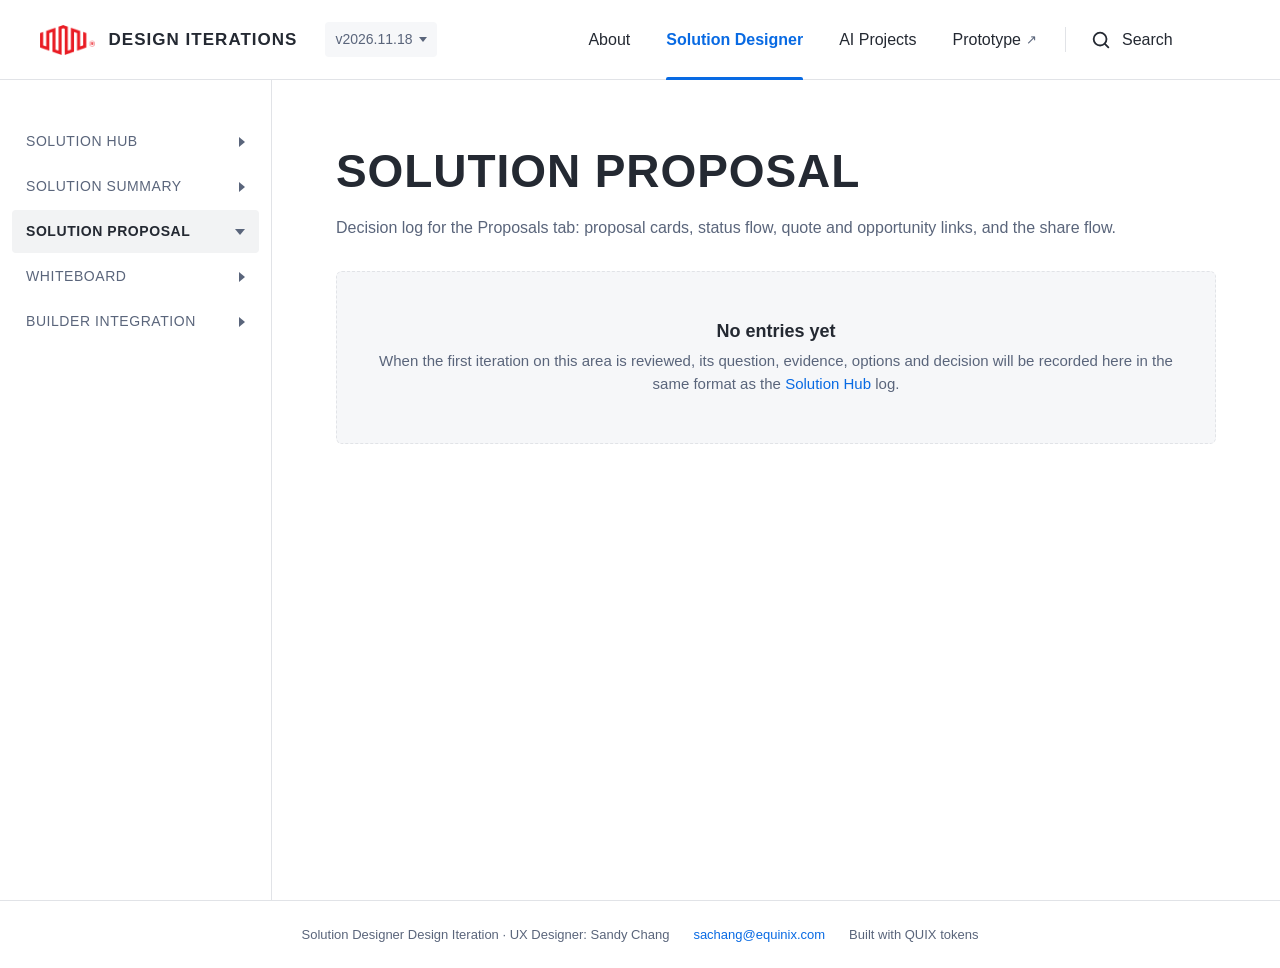
<file: Design Iterations/solution-proposal.html>
<!doctype html>
<html lang="en"><head><meta charset="utf-8"><meta name="viewport" content="width=device-width, initial-scale=1">
<title>Solution Proposal — Design Iterations</title>
<link rel="stylesheet" href="site.css">
</head><body>
<header class="topbar">
  <a class="brand" href="index.html"><img src="images/equinix-logo.png" alt="Equinix"><span>DESIGN ITERATIONS</span></a>
  <span class="version">v2026.11.18</span>
  <nav>
    <a href="about.html">About</a>
    <a href="index.html" class="active">Solution Designer</a>
    <a href="ai-projects.html">AI Projects</a>
    <a href="../Solution%20Designer.html" class="ext" target="_blank" rel="noopener">Prototype</a>
  </nav>
  <label class="search"><svg width="22" height="22" viewBox="0 0 24 24" fill="none" stroke="currentColor" stroke-width="2" stroke-linecap="round"><circle cx="11" cy="11" r="7"/><path d="M20 20l-3.5-3.5"/></svg><input type="search" placeholder="Search" aria-label="Search"></label>
</header>
<div class="doc">
  <aside class="leftnav">
    <a class="grp plain" href="solution-hub.html" style="text-decoration:none">Solution Hub <span class="chev"></span></a>
    <a class="grp plain" href="solution-summary.html" style="text-decoration:none">Solution Summary <span class="chev"></span></a><div class="grp">Solution Proposal <span class="chev"></span></div><a class="grp plain" href="whiteboard.html" style="text-decoration:none">Whiteboard <span class="chev"></span></a><a class="grp plain" href="builder-integration.html" style="text-decoration:none">Builder Integration <span class="chev"></span></a>
  </aside>
  <main class="content">
    <h1 class="big">SOLUTION PROPOSAL</h1>
    <p class="lede">Decision log for the Proposals tab: proposal cards, status flow, quote and opportunity links, and the share flow.</p>
    <div class="empty"><b>No entries yet</b>When the first iteration on this area is reviewed, its question, evidence, options and decision will be recorded here in the same format as the <a href="solution-hub.html">Solution Hub</a> log.</div>
  </main>
</div>
<footer class="site"><span>Solution Designer Design Iteration · UX Designer: Sandy Chang</span><span><a href="mailto:sachang@equinix.com">sachang@equinix.com</a></span><span>Built with QUIX tokens</span></footer>
</body></html>
</file>
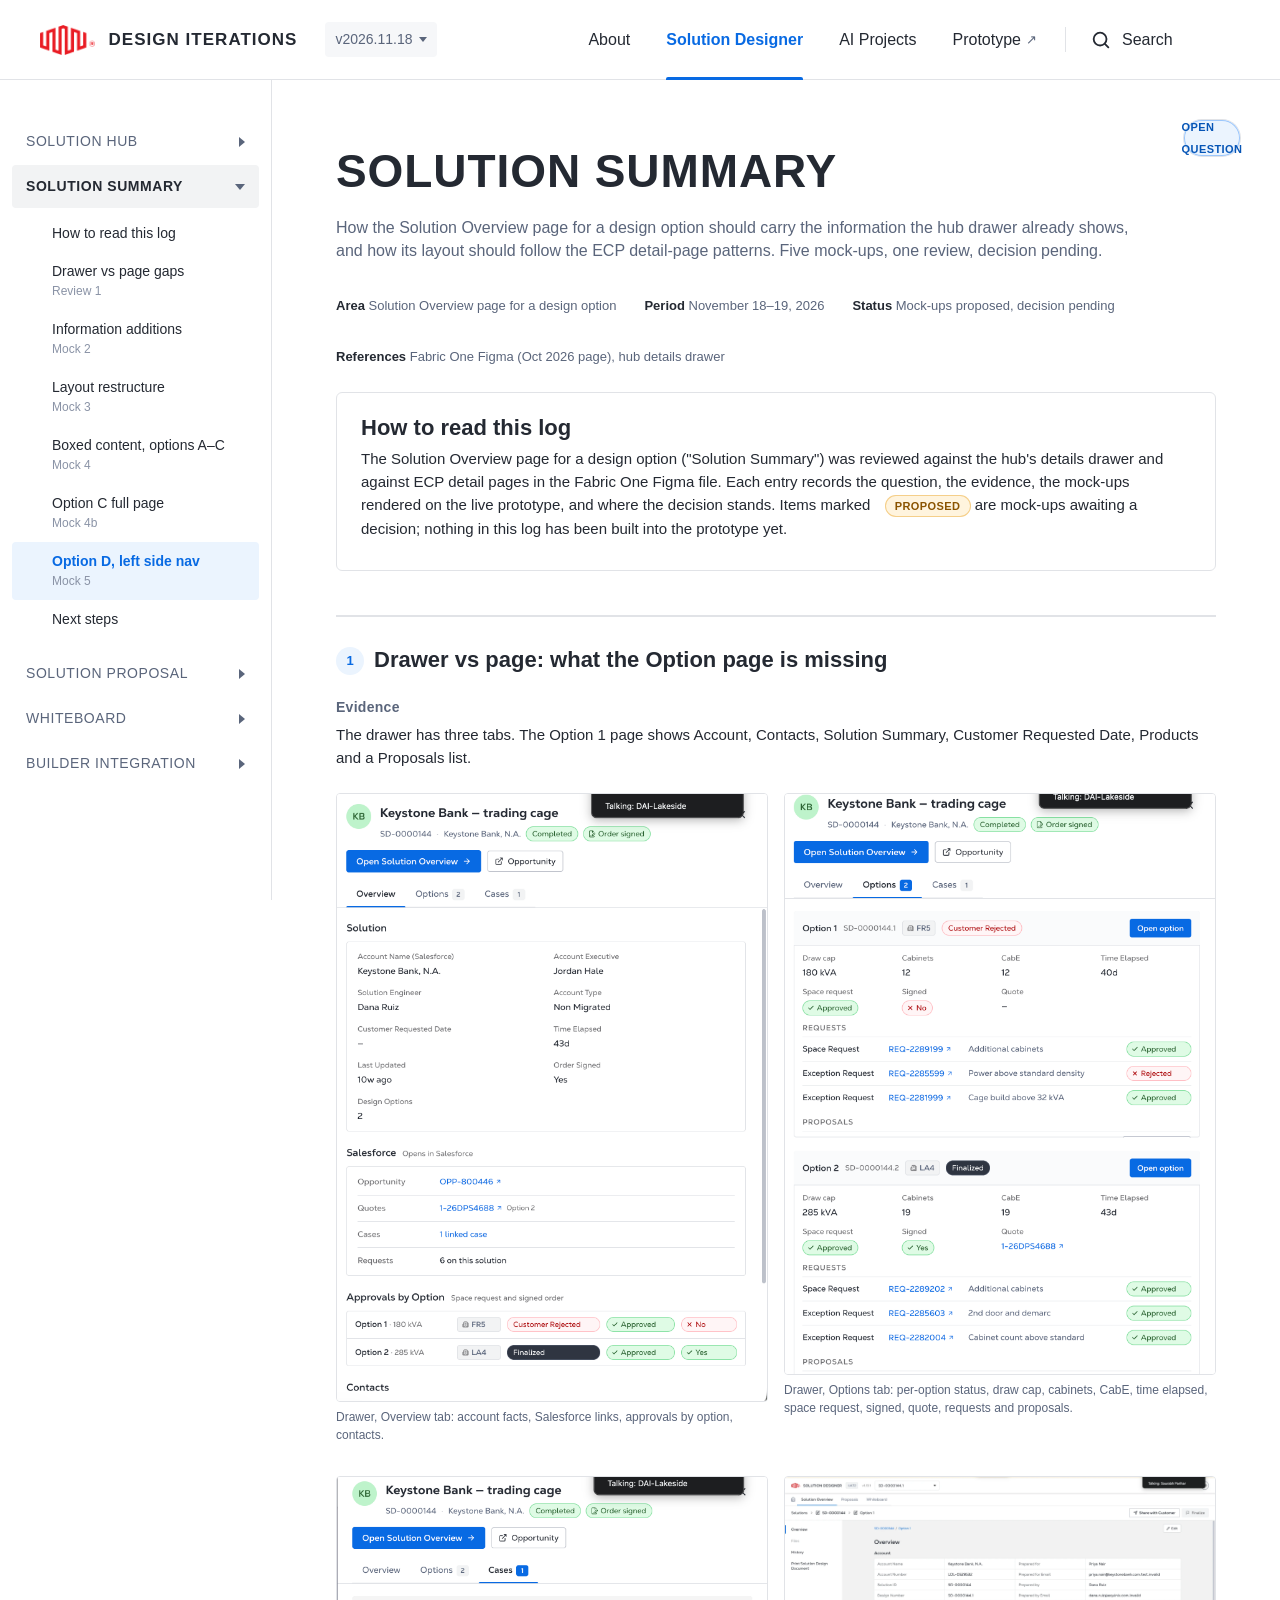
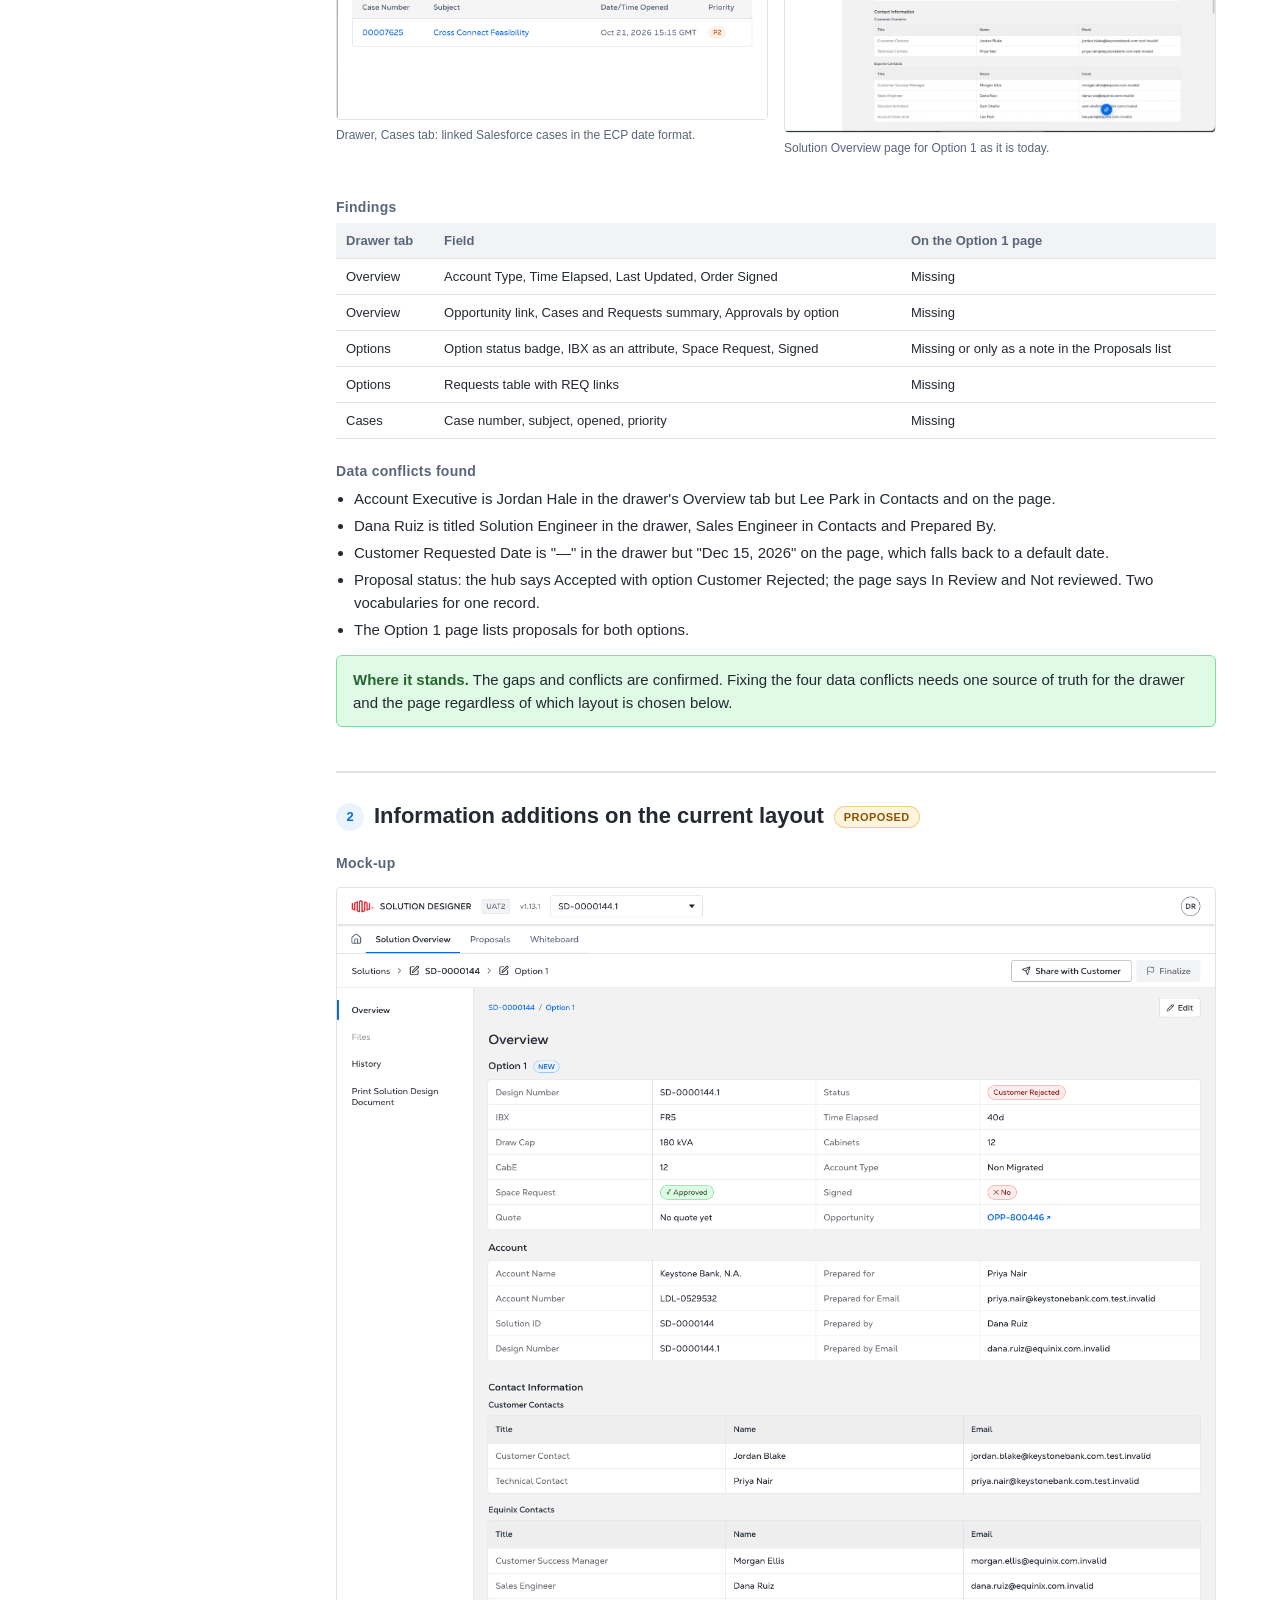
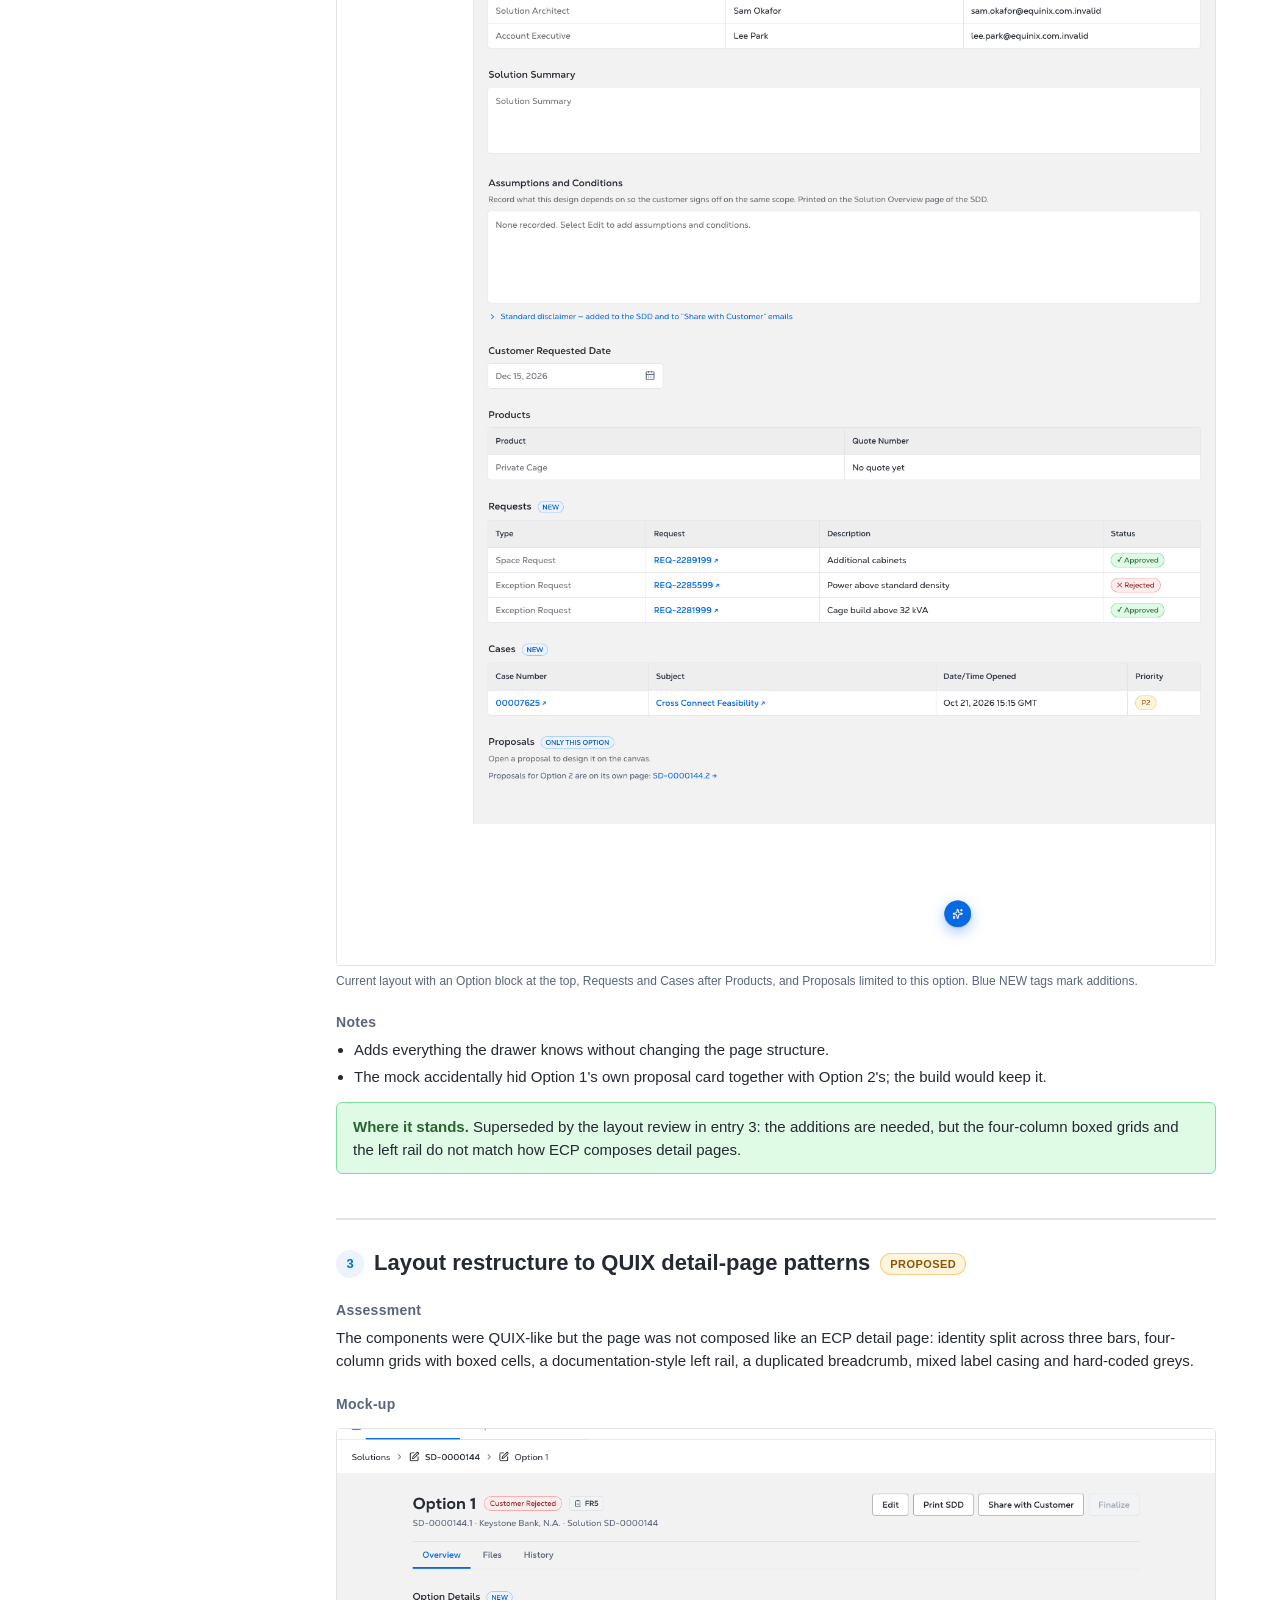
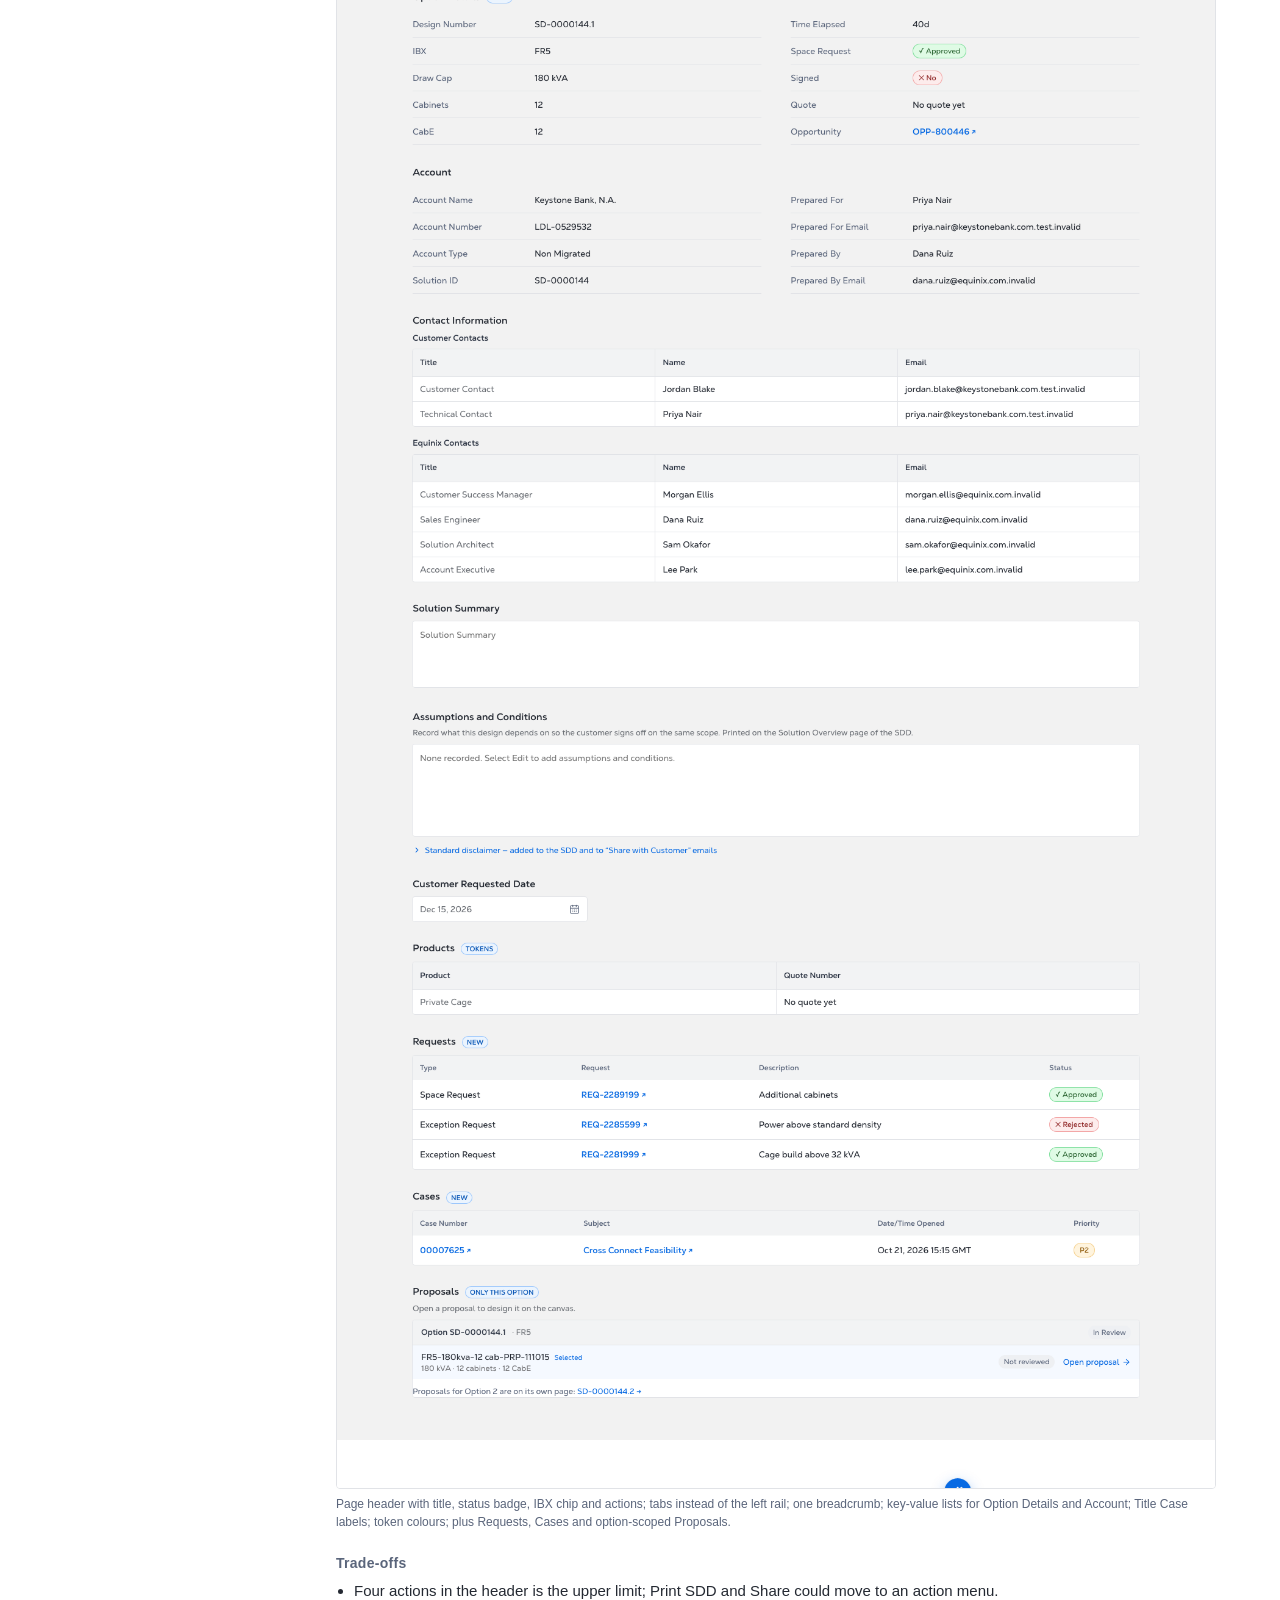
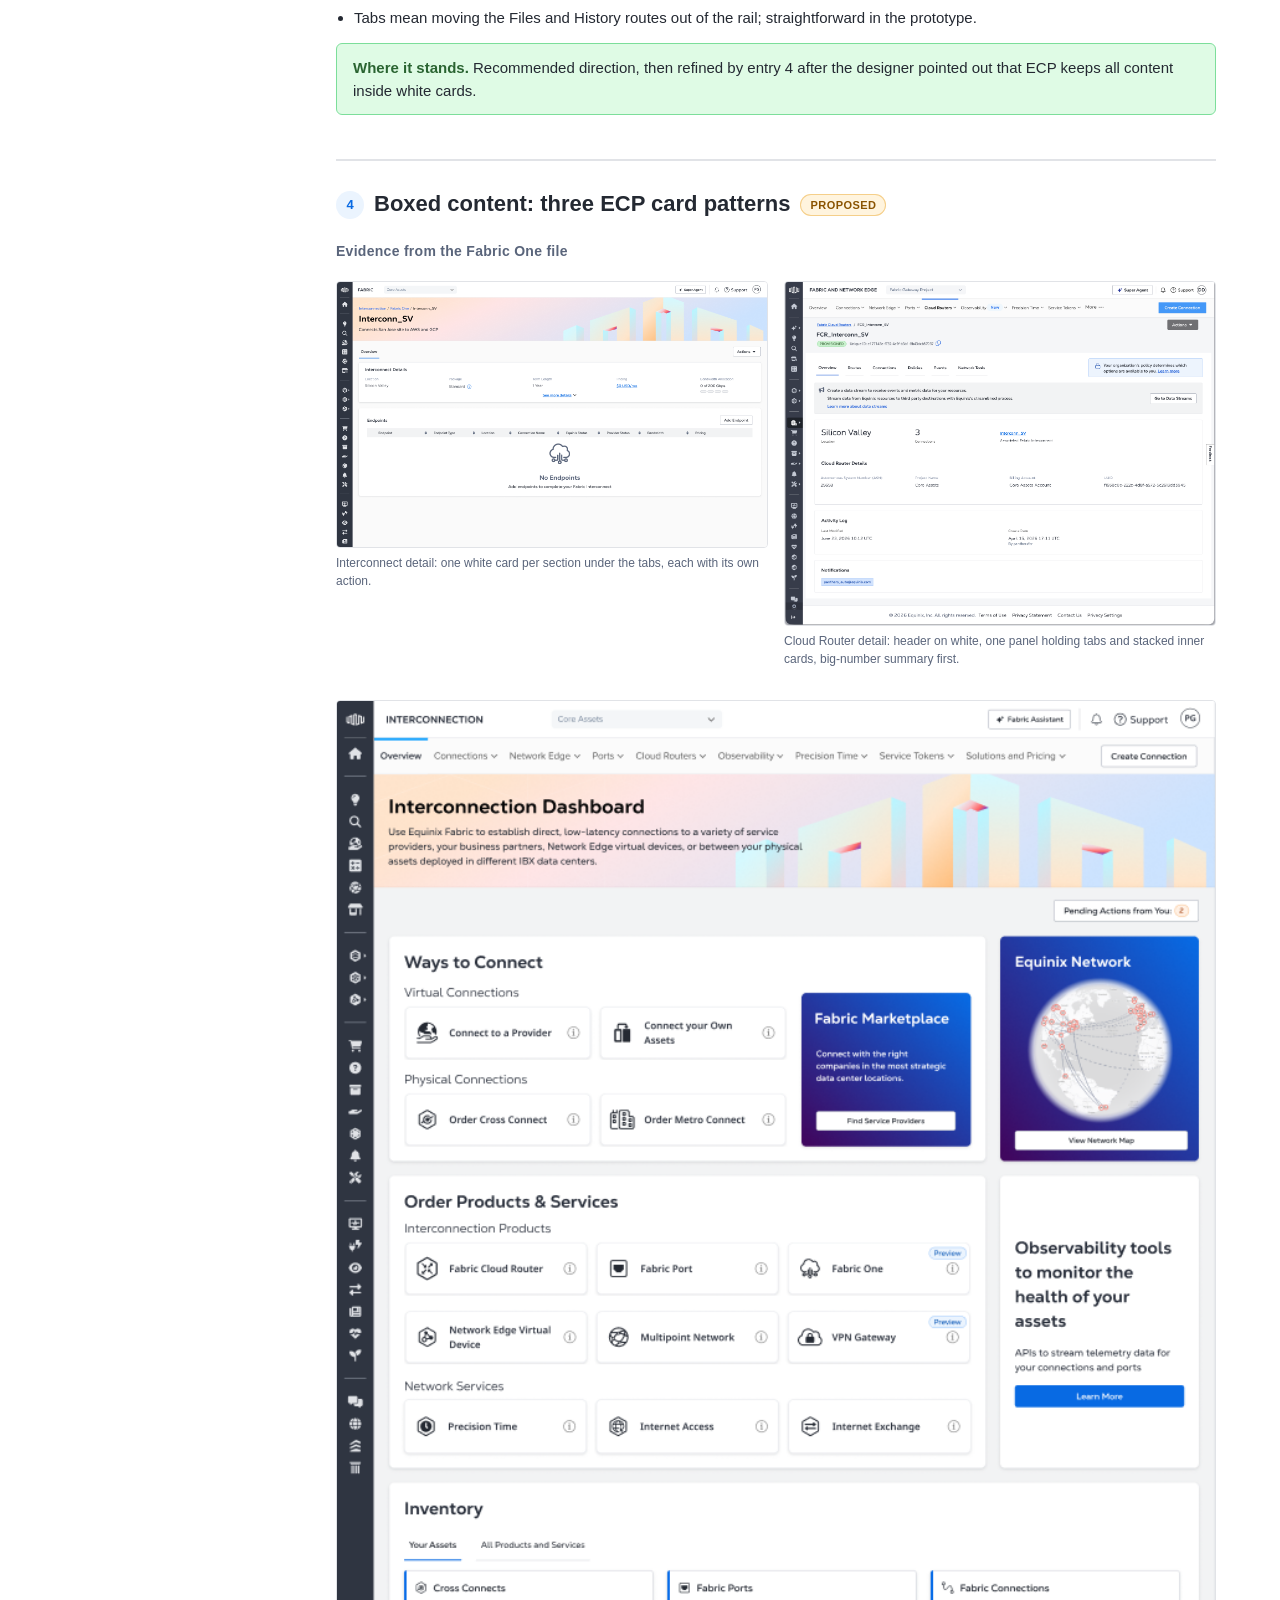
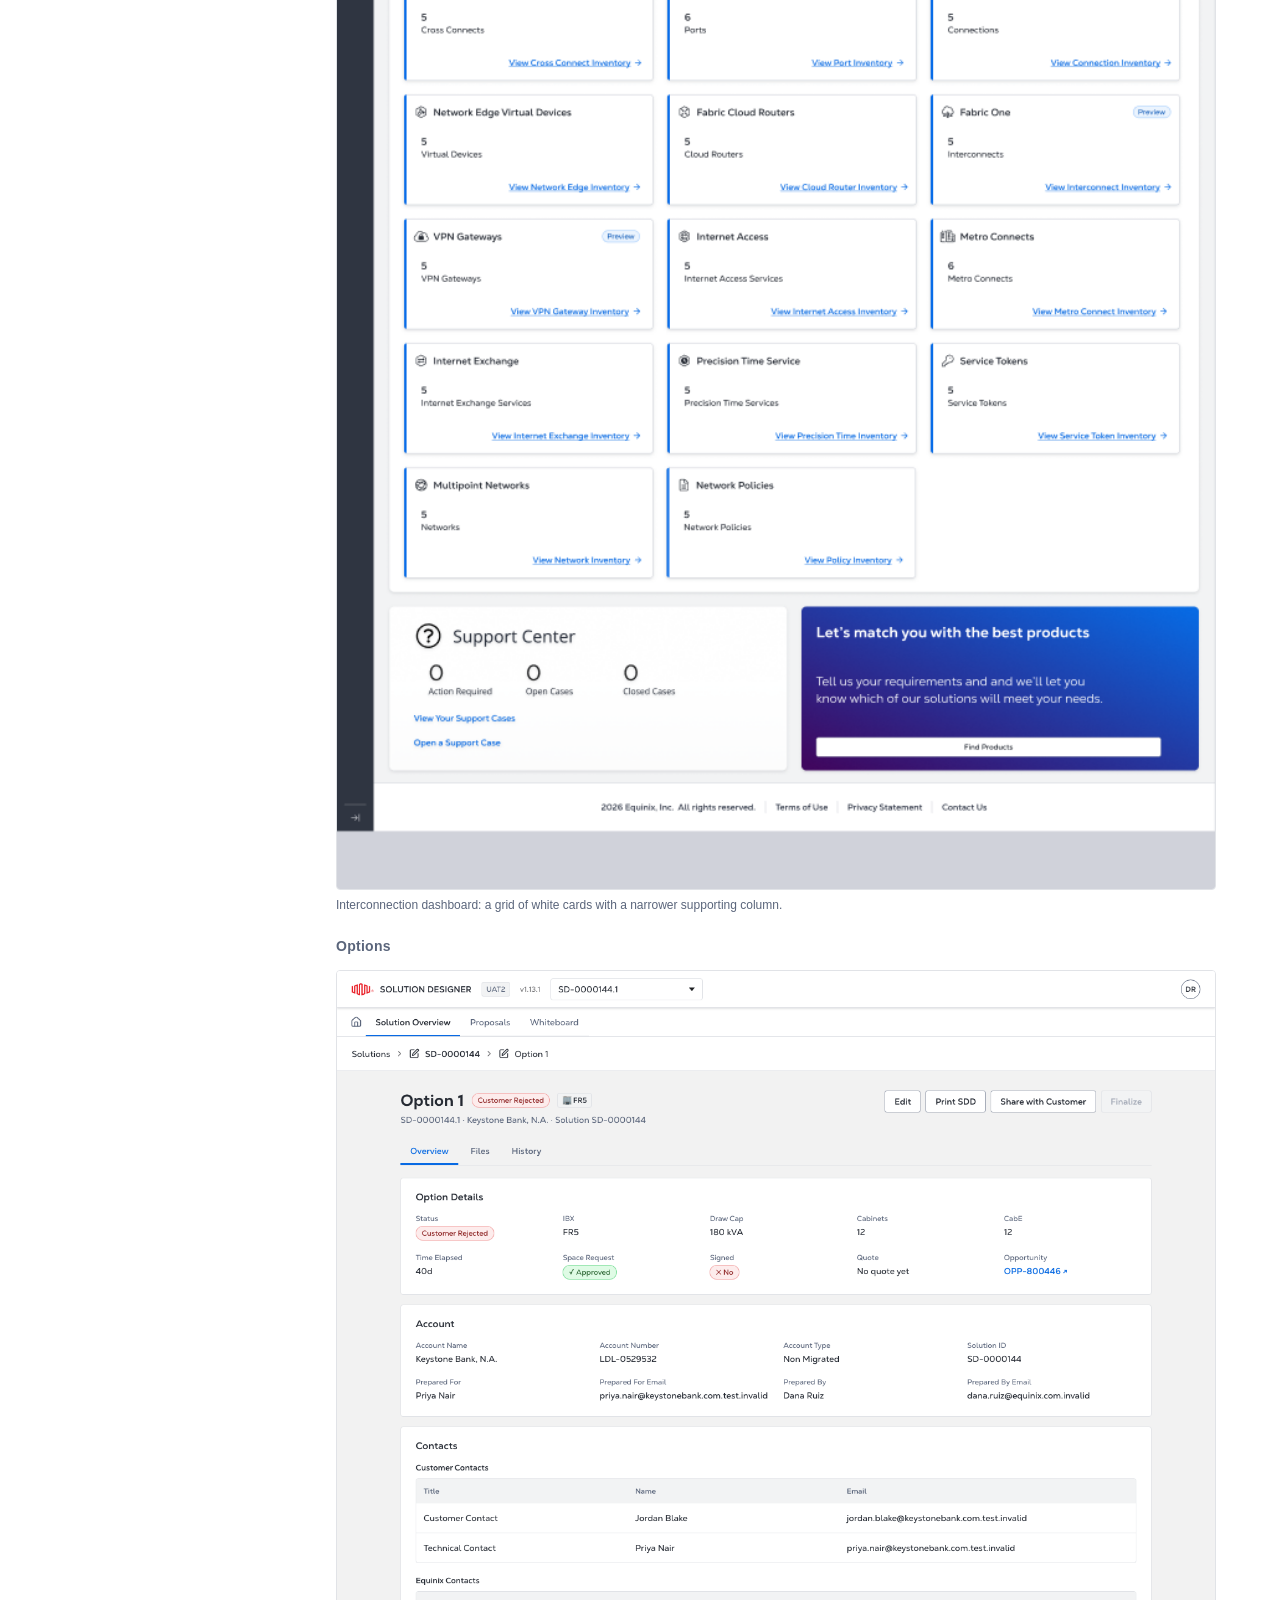
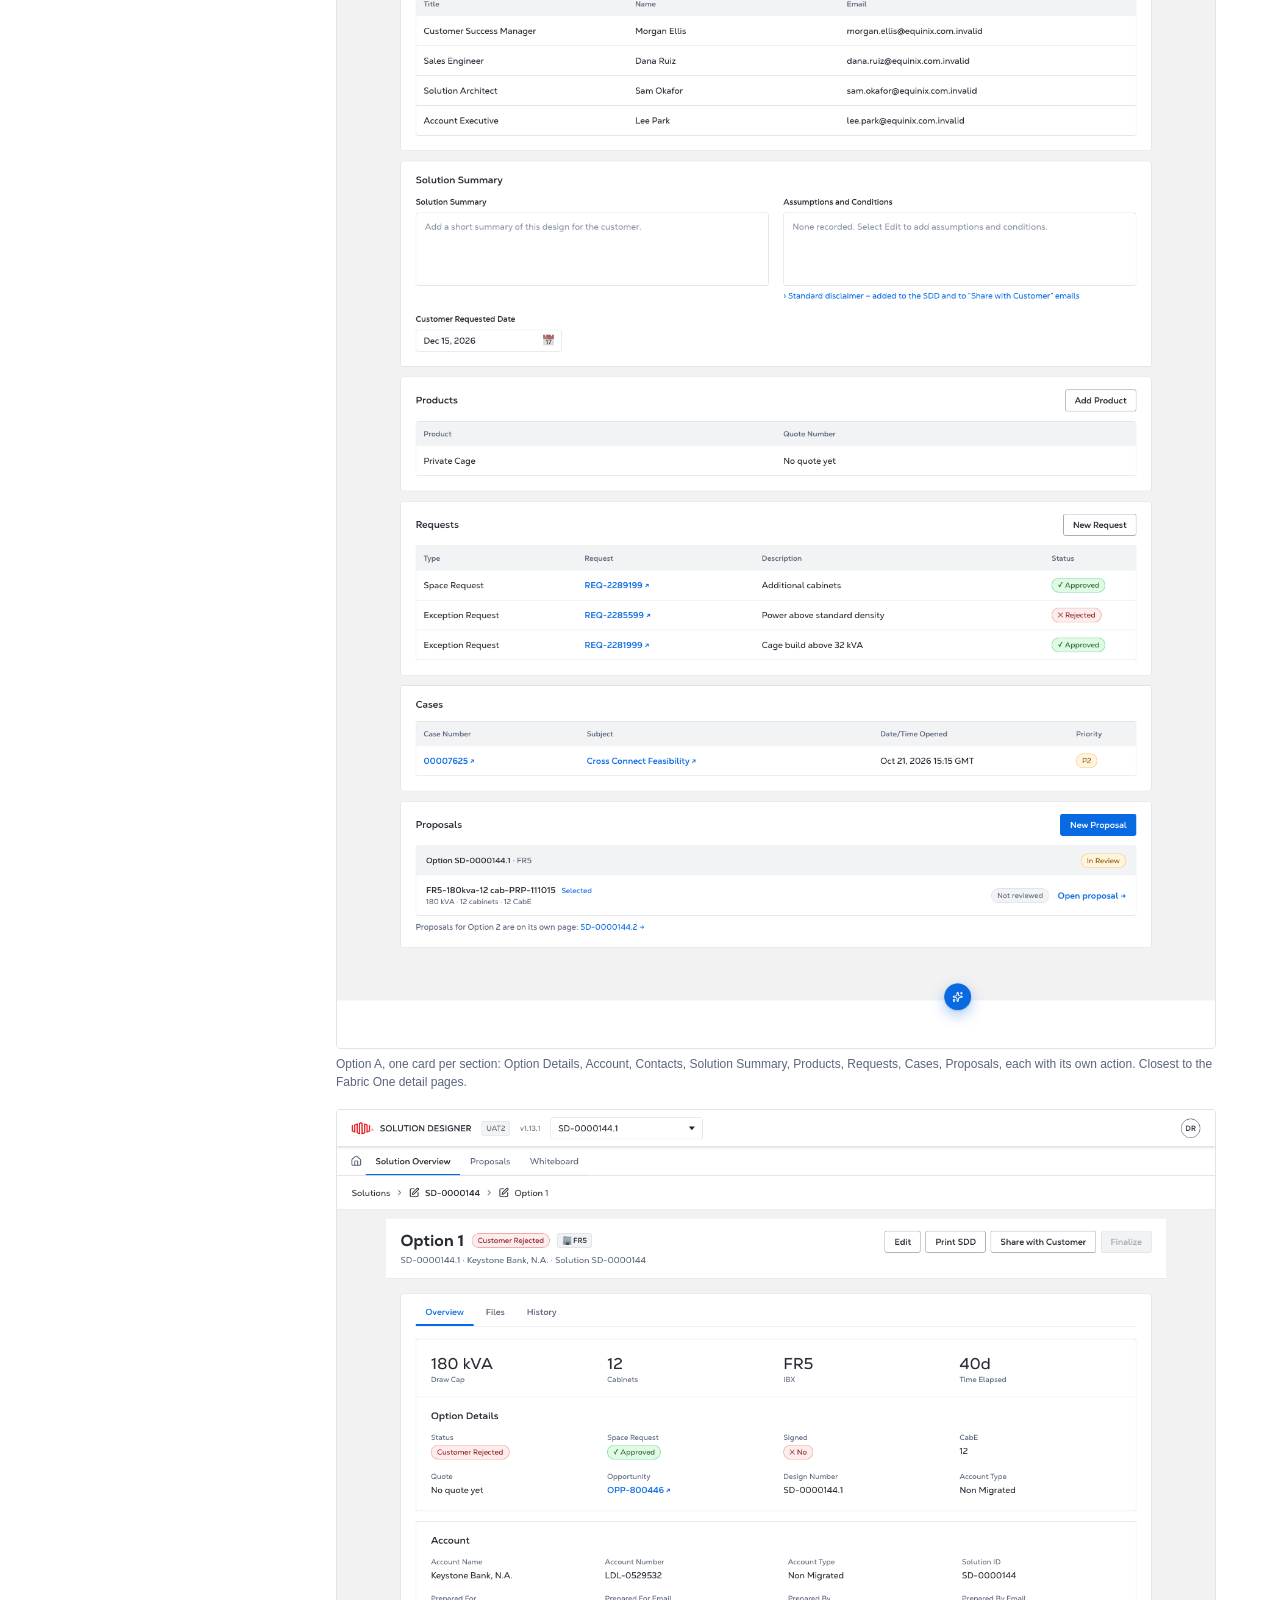
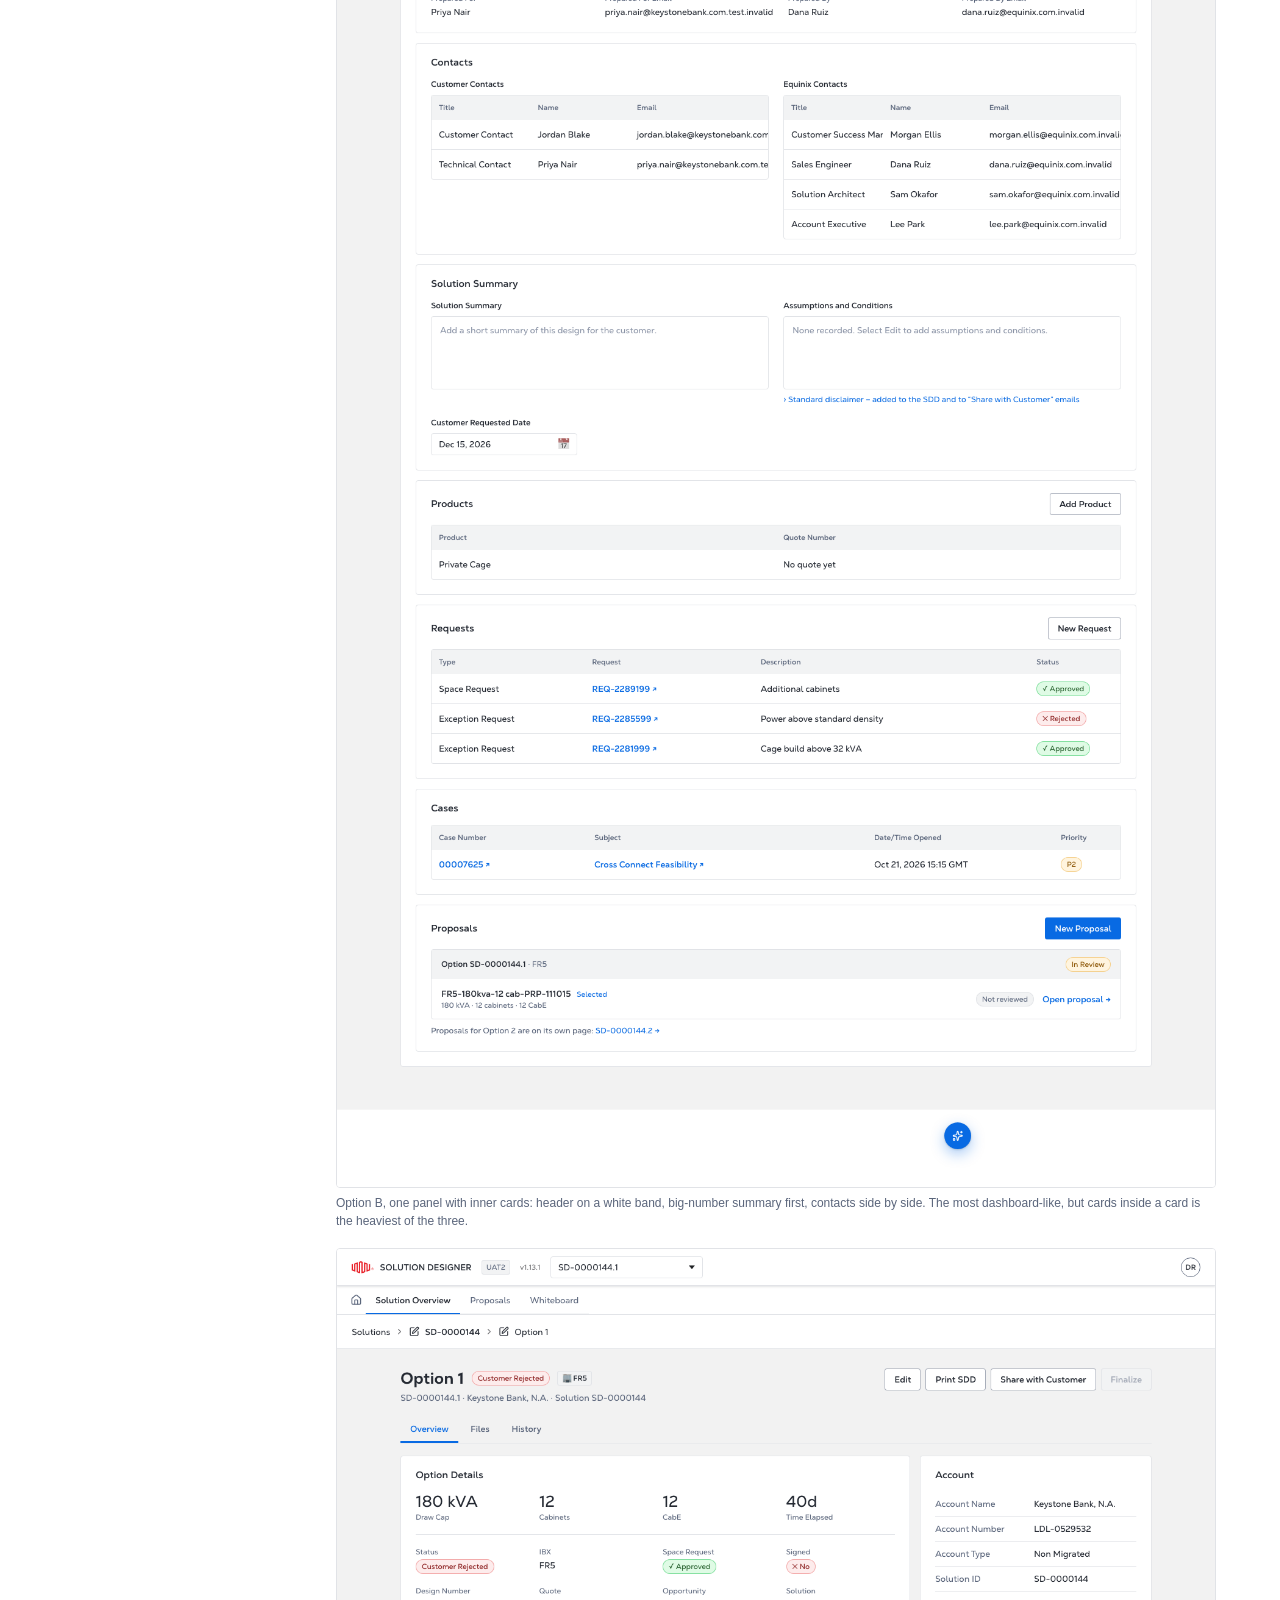
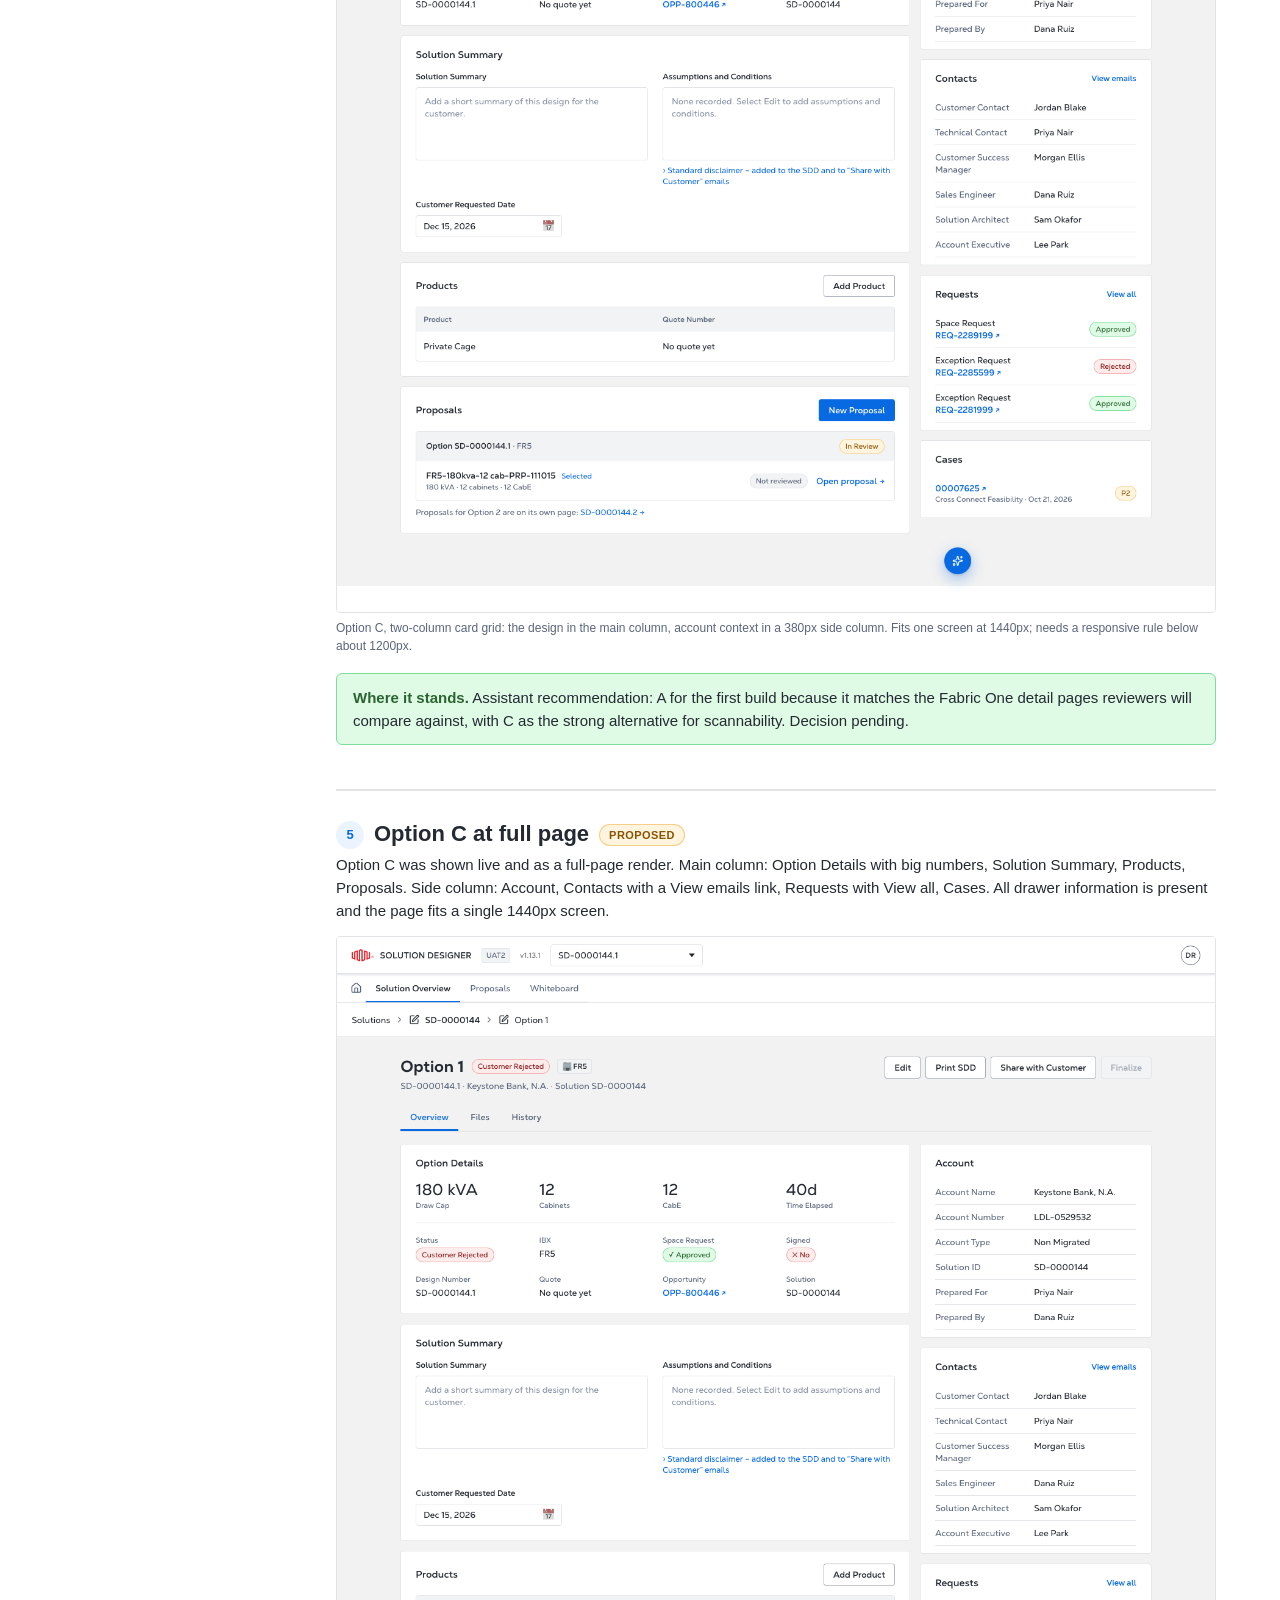
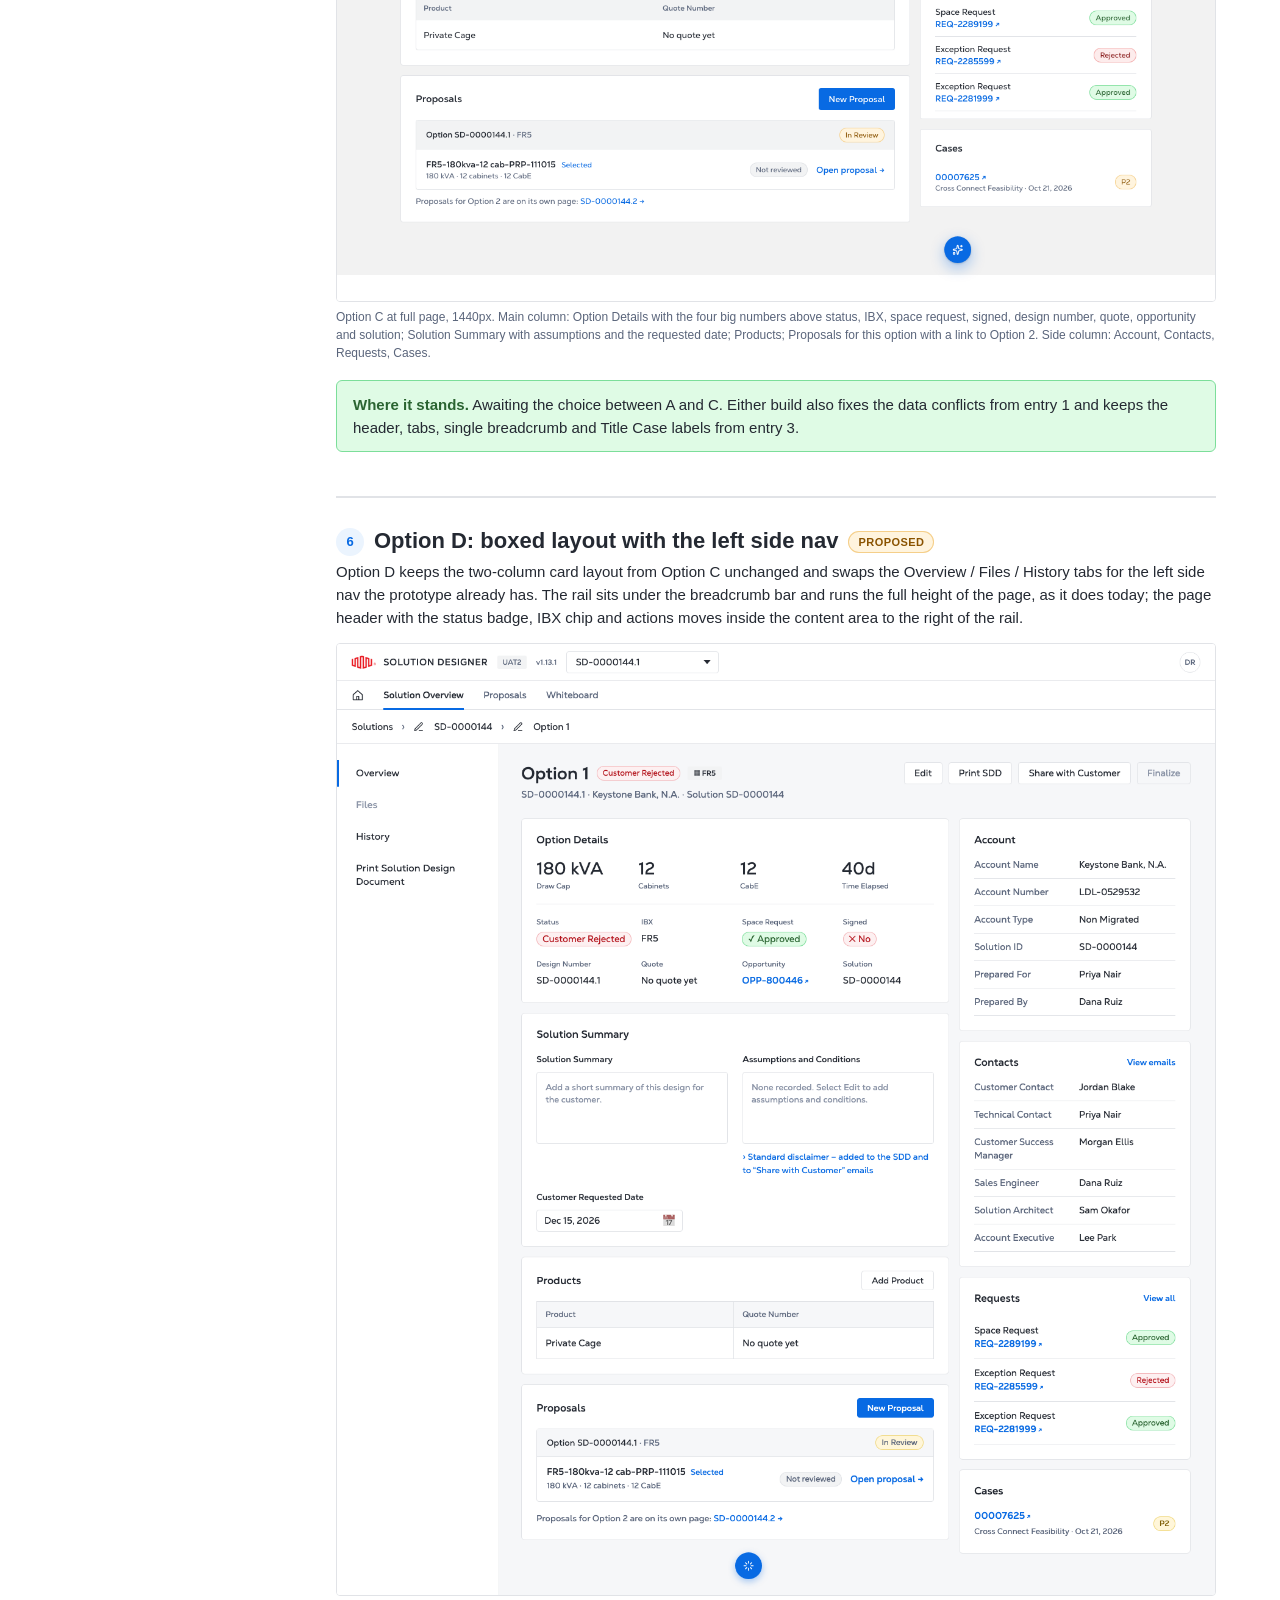
<file: Design Iterations/solution-summary.html>
<!doctype html>
<html lang="en"><head><meta charset="utf-8"><meta name="viewport" content="width=device-width, initial-scale=1">
<title>Solution Summary — Design Iterations</title>
<link rel="stylesheet" href="site.css">
<style>
  h2{font:800 22px/30px "Nexa Text","Noto Sans",Arial,sans-serif;margin:0 0 4px;color:var(--ink)}
  h3{font:700 14px/20px "Nexa Text","Noto Sans",Arial,sans-serif;margin:22px 0 6px;color:var(--text);letter-spacing:.02em}
  p{margin:0 0 10px}
  .sub{color:var(--text);font-size:14px;margin-bottom:28px}
  .meta{display:flex;gap:24px;flex-wrap:wrap;color:var(--text);font-size:13px;margin-bottom:24px}
  .meta b{color:var(--ink);font-weight:700}
  .card{border:1px solid var(--line);border-radius:6px;padding:20px 24px;margin:0 0 20px;background:#fff}
  .method{display:grid;grid-template-columns:repeat(5,1fr);gap:12px;margin:12px 0 4px}
  .step{background:var(--fill);border-radius:6px;padding:12px 14px;font-size:13px;line-height:19px}
  .step b{display:block;color:var(--blue);font-size:12px;margin-bottom:4px}
  table{border-collapse:collapse;width:100%;font-size:13px;line-height:19px}
  th{text-align:left;background:var(--fill);color:var(--text);font-weight:700;padding:8px 10px;border-bottom:1px solid var(--line)}
  td{padding:8px 10px;border-bottom:1px solid var(--line);vertical-align:top}
  .sec{margin-top:44px;padding-top:28px;border-top:2px solid var(--line)}
  .num{display:inline-block;min-width:28px;height:28px;padding:0 8px;border-radius:999px;background:var(--soft);color:var(--blue);font:700 13px/28px "Nexa Text","Noto Sans",Arial,sans-serif;text-align:center;margin-right:10px;vertical-align:middle}
  .q{background:var(--fill);border-left:3px solid var(--blue);padding:10px 14px;border-radius:0 6px 6px 0;margin:12px 0 16px;color:var(--ink)}
  .q span{color:var(--text);font-size:12px;display:block;margin-bottom:2px}
  figure{margin:14px 0 18px}
  figure img{width:100%;height:auto;display:block;border:1px solid var(--line);border-radius:4px}
  figcaption{font-size:12px;line-height:18px;color:var(--text);margin-top:6px}
  .two{display:grid;grid-template-columns:1fr 1fr;gap:16px}
  .decision{border:1px solid #7cde9a;background:var(--greenfill);border-radius:6px;padding:12px 16px;margin-top:14px}
  .decision b{color:var(--green)}
  ul{margin:0 0 10px 18px;padding:0}li{margin:0 0 4px}
  .pill{display:inline-block;height:22px;padding:0 10px;border-radius:999px;background:var(--greenfill);color:var(--green);box-shadow:inset 0 0 0 1px #7cde9a;font:400 12px/22px "Nexa Text","Noto Sans",Arial,sans-serif}
  .pill.grey{background:var(--fill);color:var(--text);box-shadow:inset 0 0 0 1px var(--line)}
  code{font:12px/18px ui-monospace,Menlo,monospace;background:var(--fill);padding:1px 5px;border-radius:3px}
  @media print{
    .sec{break-before:page}
    @page{size:A4 landscape;margin:12mm}
    body{font-size:12px;line-height:18px}

    .sec{break-before:page;border-top:none;margin-top:0;padding-top:0}
    figure,.decision,tr{break-inside:avoid}

    .method{gap:8px}.step{font-size:11px;line-height:16px}
    a{color:#086ae3;text-decoration:underline}
  }

  .content .card h2{font:800 22px/30px var(--font)}

  .content .card h2{font:800 22px/30px var(--font)}
  .status{display:inline-block;margin-left:10px;vertical-align:middle;height:22px;padding:0 10px;border-radius:999px;font:700 11px/22px var(--font);text-transform:uppercase;letter-spacing:.04em}
  .status.proposed{background:#fff4de;color:#8a5300;box-shadow:inset 0 0 0 1px #f5cf8a}
  .status.built{background:var(--greenfill);color:var(--green);box-shadow:inset 0 0 0 1px #7cde9a}
  .status.open{background:var(--soft);color:var(--blue-hover);box-shadow:inset 0 0 0 1px #9cc7fc}

  /* "Question raised" notes stay in the markup but are hidden unless the reader turns them on (Shift+Q, or ?notes=1) */
  body:not(.notes) .q{display:none}
</style>
</head><body>
<header class="topbar">
  <a class="brand" href="index.html"><img src="images/equinix-logo.png" alt="Equinix"><span>DESIGN ITERATIONS</span></a>
  <span class="version">v2026.11.18</span>
  <nav>
    <a href="about.html">About</a>
    <a href="index.html" class="active">Solution Designer</a>
    <a href="ai-projects.html">AI Projects</a>
    <a href="../Solution%20Designer.html" class="ext" target="_blank" rel="noopener">Prototype</a>
  </nav>
  <label class="search"><svg width="22" height="22" viewBox="0 0 24 24" fill="none" stroke="currentColor" stroke-width="2" stroke-linecap="round"><circle cx="11" cy="11" r="7"/><path d="M20 20l-3.5-3.5"/></svg><input id="navSearch" type="search" placeholder="Search" aria-label="Search this log"></label>
</header>
<div class="doc">
  <aside class="leftnav" id="leftnav"><a class="grp plain" href="solution-hub.html" style="text-decoration:none">Solution Hub <span class="chev"></span></a><div class="grp">Solution Summary <span class="chev"></span></div><div class="sub"><a class="item" href="#method">How to read this log</a><a class="item" href="#d1">Drawer vs page gaps<small>Review 1</small></a><a class="item" href="#d2">Information additions<small>Mock 2</small></a><a class="item" href="#d3">Layout restructure<small>Mock 3</small></a><a class="item" href="#d4">Boxed content, options A–C<small>Mock 4</small></a><a class="item" href="#d5">Option C full page<small>Mock 4b</small></a><a class="item" href="#d6">Option D, left side nav<small>Mock 5</small></a><a class="item" href="#next">Next steps</a></div><a class="grp plain" href="solution-proposal.html" style="text-decoration:none">Solution Proposal <span class="chev"></span></a><a class="grp plain" href="whiteboard.html" style="text-decoration:none">Whiteboard <span class="chev"></span></a><a class="grp plain" href="builder-integration.html" style="text-decoration:none">Builder Integration <span class="chev"></span></a></aside>
  <main class="content">
    <a class="open" href="Solution%20Summary%20Review.pdf" title="Download as PDF"><svg width="16" height="16" viewBox="0 0 24 24" fill="none" stroke="currentColor" stroke-width="2" stroke-linecap="round" stroke-linejoin="round"><path d="M12 3v12M7 10l5 5 5-5M4 19h16"/></svg></a>
    <h1 class="big">Solution Summary</h1>
    <p class="lede">How the Solution Overview page for a design option should carry the information the hub drawer already shows, and how its layout should follow the ECP detail-page patterns. Five mock-ups, one review, decision pending.</p>
    <div class="kv"><div><b>Area</b> Solution Overview page for a design option</div><div><b>Period</b> November 18–19, 2026</div><div><b>Status</b> Mock-ups proposed, decision pending</div><div><b>References</b> Fabric One Figma (Oct 2026 page), hub details drawer</div></div>
<div class="card" id="method">
  <h2>How to read this log</h2>
  <p>The Solution Overview page for a design option ("Solution Summary") was reviewed against the hub's details drawer and against ECP detail pages in the Fabric One Figma file. Each entry records the question, the evidence, the mock-ups rendered on the live prototype, and where the decision stands. Items marked <span class="status proposed">Proposed</span> are mock-ups awaiting a decision; nothing in this log has been built into the prototype yet.</p>
</div>
<section class="sec" id="d1">
  <h2><span class="num">1</span>Drawer vs page: what the Option page is missing<span class="status open">Open question</span></h2>
  <div class="q"><span>Question raised</span>Review the side drawer information in each tab. Do we have missing information on the Solution Summary option page? If I click Option 1, it should have the information.</div>
<h3>Evidence</h3><p>The drawer has three tabs. The Option 1 page shows Account, Contacts, Solution Summary, Customer Requested Date, Products and a Proposals list.</p><div class="two"><figure><img src="images/drawer-overview.png" alt=""><figcaption>Drawer, Overview tab: account facts, Salesforce links, approvals by option, contacts.</figcaption></figure><figure><img src="images/drawer-options.png" alt=""><figcaption>Drawer, Options tab: per-option status, draw cap, cabinets, CabE, time elapsed, space request, signed, quote, requests and proposals.</figcaption></figure></div><div class="two"><figure><img src="images/drawer-cases.png" alt=""><figcaption>Drawer, Cases tab: linked Salesforce cases in the ECP date format.</figcaption></figure><figure><img src="images/option-page-current.png" alt=""><figcaption>Solution Overview page for Option 1 as it is today.</figcaption></figure></div><h3>Findings</h3><table><tr><th>Drawer tab</th><th>Field</th><th>On the Option 1 page</th></tr><tr><td>Overview</td><td>Account Type, Time Elapsed, Last Updated, Order Signed</td><td>Missing</td></tr><tr><td>Overview</td><td>Opportunity link, Cases and Requests summary, Approvals by option</td><td>Missing</td></tr><tr><td>Options</td><td>Option status badge, IBX as an attribute, Space Request, Signed</td><td>Missing or only as a note in the Proposals list</td></tr><tr><td>Options</td><td>Requests table with REQ links</td><td>Missing</td></tr><tr><td>Cases</td><td>Case number, subject, opened, priority</td><td>Missing</td></tr></table><h3>Data conflicts found</h3><ul><li>Account Executive is Jordan Hale in the drawer's Overview tab but Lee Park in Contacts and on the page.</li><li>Dana Ruiz is titled Solution Engineer in the drawer, Sales Engineer in Contacts and Prepared By.</li><li>Customer Requested Date is "—" in the drawer but "Dec 15, 2026" on the page, which falls back to a default date.</li><li>Proposal status: the hub says Accepted with option Customer Rejected; the page says In Review and Not reviewed. Two vocabularies for one record.</li><li>The Option 1 page lists proposals for both options.</li></ul><div class="decision"><b>Where it stands.</b> The gaps and conflicts are confirmed. Fixing the four data conflicts needs one source of truth for the drawer and the page regardless of which layout is chosen below.</div>
</section>
<section class="sec" id="d2">
  <h2><span class="num">2</span>Information additions on the current layout<span class="status proposed">Proposed</span></h2>
  <div class="q"><span>Question raised</span>Mock it first.</div>
<h3>Mock-up</h3><figure><img src="images/option-page-additions.png" alt=""><figcaption>Current layout with an Option block at the top, Requests and Cases after Products, and Proposals limited to this option. Blue NEW tags mark additions.</figcaption></figure><h3>Notes</h3><ul><li>Adds everything the drawer knows without changing the page structure.</li><li>The mock accidentally hid Option 1's own proposal card together with Option 2's; the build would keep it.</li></ul><div class="decision"><b>Where it stands.</b> Superseded by the layout review in entry 3: the additions are needed, but the four-column boxed grids and the left rail do not match how ECP composes detail pages.</div>
</section>
<section class="sec" id="d3">
  <h2><span class="num">3</span>Layout restructure to QUIX detail-page patterns<span class="status proposed">Proposed</span></h2>
  <div class="q"><span>Question raised</span>For the layout, does this page match QUIX style? Anything we need to adjust, or your recommendation?</div>
<h3>Assessment</h3><p>The components were QUIX-like but the page was not composed like an ECP detail page: identity split across three bars, four-column grids with boxed cells, a documentation-style left rail, a duplicated breadcrumb, mixed label casing and hard-coded greys.</p><h3>Mock-up</h3><figure><img src="images/option-page-restructure.png" alt=""><figcaption>Page header with title, status badge, IBX chip and actions; tabs instead of the left rail; one breadcrumb; key-value lists for Option Details and Account; Title Case labels; token colours; plus Requests, Cases and option-scoped Proposals.</figcaption></figure><h3>Trade-offs</h3><ul><li>Four actions in the header is the upper limit; Print SDD and Share could move to an action menu.</li><li>Tabs mean moving the Files and History routes out of the rail; straightforward in the prototype.</li></ul><div class="decision"><b>Where it stands.</b> Recommended direction, then refined by entry 4 after the designer pointed out that ECP keeps all content inside white cards.</div>
</section>
<section class="sec" id="d4">
  <h2><span class="num">4</span>Boxed content: three ECP card patterns<span class="status proposed">Proposed</span></h2>
  <div class="q"><span>Question raised</span>In Fabric One the content is always inside the white box. Show me mock-ups with that, using the different use cases in the file.</div>
<h3>Evidence from the Fabric One file</h3><div class="two"><figure><img src="images/ecp-ref-interconnect-detail.png" alt=""><figcaption>Interconnect detail: one white card per section under the tabs, each with its own action.</figcaption></figure><figure><img src="images/ecp-ref-cloud-router-detail.png" alt=""><figcaption>Cloud Router detail: header on white, one panel holding tabs and stacked inner cards, big-number summary first.</figcaption></figure></div><figure><img src="images/ecp-ref-dashboard.png" alt=""><figcaption>Interconnection dashboard: a grid of white cards with a narrower supporting column.</figcaption></figure><h3>Options</h3><figure><img src="images/option-cards-A.png" alt=""><figcaption>Option A, one card per section: Option Details, Account, Contacts, Solution Summary, Products, Requests, Cases, Proposals, each with its own action. Closest to the Fabric One detail pages.</figcaption></figure><figure><img src="images/option-cards-B.png" alt=""><figcaption>Option B, one panel with inner cards: header on a white band, big-number summary first, contacts side by side. The most dashboard-like, but cards inside a card is the heaviest of the three.</figcaption></figure><figure><img src="images/option-cards-C.png" alt=""><figcaption>Option C, two-column card grid: the design in the main column, account context in a 380px side column. Fits one screen at 1440px; needs a responsive rule below about 1200px.</figcaption></figure><div class="decision"><b>Where it stands.</b> Assistant recommendation: A for the first build because it matches the Fabric One detail pages reviewers will compare against, with C as the strong alternative for scannability. Decision pending.</div>
</section>
<section class="sec" id="d5">
  <h2><span class="num">5</span>Option C at full page<span class="status proposed">Proposed</span></h2>
  <div class="q"><span>Question raised</span>Show me C as a full page so I can see all the information.</div>
<p>Option C was shown live and as a full-page render. Main column: Option Details with big numbers, Solution Summary, Products, Proposals. Side column: Account, Contacts with a View emails link, Requests with View all, Cases. All drawer information is present and the page fits a single 1440px screen.</p><figure><img src="images/option-c-full-page.png" alt=""><figcaption>Option C at full page, 1440px. Main column: Option Details with the four big numbers above status, IBX, space request, signed, design number, quote, opportunity and solution; Solution Summary with assumptions and the requested date; Products; Proposals for this option with a link to Option 2. Side column: Account, Contacts, Requests, Cases.</figcaption></figure><div class="decision"><b>Where it stands.</b> Awaiting the choice between A and C. Either build also fixes the data conflicts from entry 1 and keeps the header, tabs, single breadcrumb and Title Case labels from entry 3.</div>
</section>
<section class="sec" id="d6">
  <h2><span class="num">6</span>Option D: boxed layout with the left side nav<span class="status proposed">Proposed</span></h2>
  <div class="q"><span>Question raised</span>Create one more option: keep the tab navigation in the left side nav as it is today, and use the boxed layout as is.</div>
<p>Option D keeps the two-column card layout from Option C unchanged and swaps the Overview / Files / History tabs for the left side nav the prototype already has. The rail sits under the breadcrumb bar and runs the full height of the page, as it does today; the page header with the status badge, IBX chip and actions moves inside the content area to the right of the rail.</p><figure><img src="images/option-D-sidenav.png" alt=""><figcaption>Option D at full page, 1440px. Left: the current 266px side nav with Overview, Files, History and Print Solution Design Document. Right: the Option C cards unchanged. Main column: Option Details, Solution Summary, Products, Proposals. Side column: Account, Contacts, Requests, Cases.</figcaption></figure><h3>What changes against Option C</h3><table><tr><th>Element</th><th>Option C</th><th>Option D</th></tr><tr><td>Section navigation</td><td>Tabs under the page header</td><td>Left side nav under the breadcrumb, as in the prototype today</td></tr><tr><td>Page header</td><td>Full width above the tabs</td><td>Inside the content area, right of the rail</td></tr><tr><td>Content width at 1440px</td><td>1232px</td><td>1098px, so the main column narrows from 836px to 702px; the side column stays 380px</td></tr><tr><td>Print Solution Design Document</td><td>Print SDD button in the header</td><td>Appears twice: rail item and header button</td></tr></table><h3>Trade-offs</h3><ul><li>Files and History keep their current routes, so nothing moves in the prototype's navigation.</li><li>The rail costs 266px. The four big numbers and the four-column attribute grid still fit, but the Status badge is at the limit of its column.</li><li>Fabric One detail pages use tabs, not a rail, for sections of one record. The rail reads as site navigation rather than record navigation.</li><li>Either Print SDD or the rail item should go to avoid the duplicate.</li></ul><div class="decision"><b>Where it stands.</b> Mock-up only, not built. Adds a third candidate next to A and C; the choice now is tabs (A, C) or the existing rail (D) for Overview, Files and History.</div>
</section>
<section class="sec" id="next"><h2>Next steps</h2><ul><li>Choose Option A, C or D and build it into the Solution Overview page.</li><li>Make the drawer and the page read the same fields: Account Executive, engineer title, requested date, proposal status.</li><li>Decide whether the Option page shows only its own proposals.</li></ul></section>
  </main>
</div>
<footer class="site"><span>Solution Designer Design Iteration · UX Designer: Sandy Chang</span><span><a href="mailto:sachang@equinix.com">sachang@equinix.com</a></span><span><a href="Solution%20Summary%20Review.pdf">Download PDF</a></span><span>Built with QUIX tokens</span></footer>
<script>
(function(){
  var links=[].slice.call(document.querySelectorAll('#leftnav a.item'));
  var targets=links.map(function(a){return document.getElementById(a.getAttribute('href').slice(1));});
  function setOn(id){links.forEach(function(a){a.classList.toggle('on',a.getAttribute('href')==='#'+id);});}
  var io=new IntersectionObserver(function(es){es.forEach(function(e){if(e.isIntersecting)setOn(e.target.id);});},{rootMargin:'-96px 0px -70% 0px',threshold:0});
  targets.forEach(function(t){if(t)io.observe(t);});
  if(targets[0])setOn(targets[0].id);
  var q=document.getElementById('navSearch');
  q&&q.addEventListener('input',function(){var v=q.value.trim().toLowerCase();links.forEach(function(a){a.style.display=!v||a.textContent.toLowerCase().indexOf(v)>-1?'':'none';});});
})();
</script>
<script>
(function(){var k='di-notes';try{var u=new URLSearchParams(location.search);if(u.has('notes'))localStorage.setItem(k,u.get('notes')==='0'?'':'1');if(localStorage.getItem(k))document.body.classList.add('notes');}catch(e){}
document.addEventListener('keydown',function(e){if(e.shiftKey&&(e.key==='Q'||e.key==='q')&&!/input|textarea/i.test(e.target.tagName)){var on=document.body.classList.toggle('notes');try{localStorage.setItem(k,on?'1':'');}catch(x){}}});})();
</script>
</body></html>
</file>
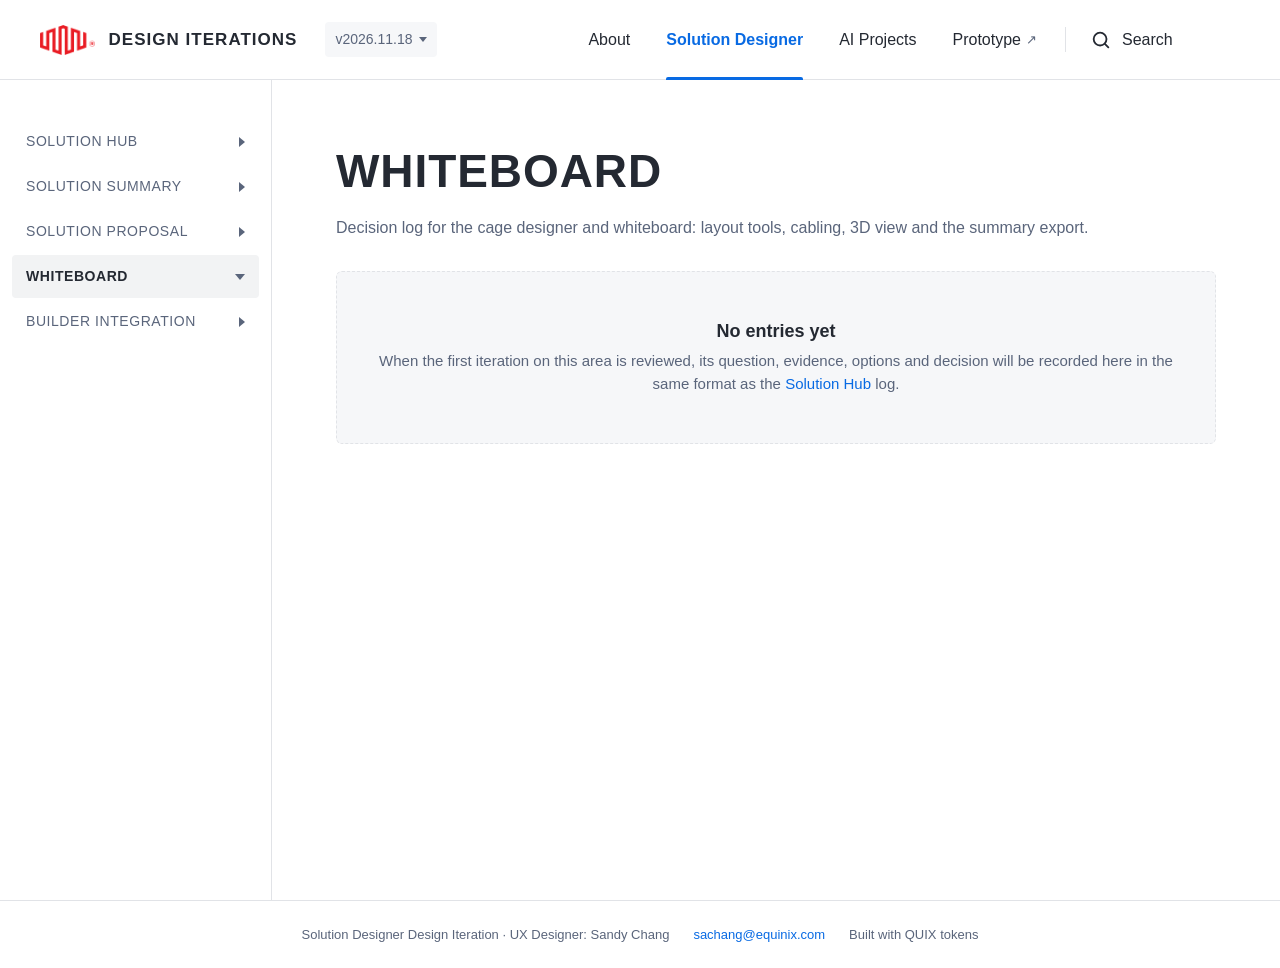
<file: Design Iterations/whiteboard.html>
<!doctype html>
<html lang="en"><head><meta charset="utf-8"><meta name="viewport" content="width=device-width, initial-scale=1">
<title>Whiteboard — Design Iterations</title>
<link rel="stylesheet" href="site.css">
</head><body>
<header class="topbar">
  <a class="brand" href="index.html"><img src="images/equinix-logo.png" alt="Equinix"><span>DESIGN ITERATIONS</span></a>
  <span class="version">v2026.11.18</span>
  <nav>
    <a href="about.html">About</a>
    <a href="index.html" class="active">Solution Designer</a>
    <a href="ai-projects.html">AI Projects</a>
    <a href="../Solution%20Designer.html" class="ext" target="_blank" rel="noopener">Prototype</a>
  </nav>
  <label class="search"><svg width="22" height="22" viewBox="0 0 24 24" fill="none" stroke="currentColor" stroke-width="2" stroke-linecap="round"><circle cx="11" cy="11" r="7"/><path d="M20 20l-3.5-3.5"/></svg><input type="search" placeholder="Search" aria-label="Search"></label>
</header>
<div class="doc">
  <aside class="leftnav">
    <a class="grp plain" href="solution-hub.html" style="text-decoration:none">Solution Hub <span class="chev"></span></a>
    <a class="grp plain" href="solution-summary.html" style="text-decoration:none">Solution Summary <span class="chev"></span></a><a class="grp plain" href="solution-proposal.html" style="text-decoration:none">Solution Proposal <span class="chev"></span></a><div class="grp">Whiteboard <span class="chev"></span></div><a class="grp plain" href="builder-integration.html" style="text-decoration:none">Builder Integration <span class="chev"></span></a>
  </aside>
  <main class="content">
    <h1 class="big">WHITEBOARD</h1>
    <p class="lede">Decision log for the cage designer and whiteboard: layout tools, cabling, 3D view and the summary export.</p>
    <div class="empty"><b>No entries yet</b>When the first iteration on this area is reviewed, its question, evidence, options and decision will be recorded here in the same format as the <a href="solution-hub.html">Solution Hub</a> log.</div>
  </main>
</div>
<footer class="site"><span>Solution Designer Design Iteration · UX Designer: Sandy Chang</span><span><a href="mailto:sachang@equinix.com">sachang@equinix.com</a></span><span>Built with QUIX tokens</span></footer>
</body></html>
</file>
<file: Design Iterations/site.css>
/* Design Iterations — documentation site styles (QUIX-inspired, uses the prototype's tokens) */
:root{
  --ink:#242932;--text:#5a657b;--muted:#8a93a6;--line:#e1e3e7;--fill:#f2f3f4;--fill-2:#f6f7f9;
  --blue:#086ae3;--blue-hover:#0655b6;--soft:#ebf4fe;--red:#e30613;
  --green:#2a6431;--greenfill:#dffbe5;--greenstroke:#7cde9a;
  --font:"Nexa Text","Noto Sans",Arial,sans-serif;
}
*{box-sizing:border-box}
html,body{margin:0;background:#fff;color:var(--ink);font:400 15px/23px var(--font)}
a{color:var(--blue);text-decoration:none}a:hover{text-decoration:underline}
img{max-width:100%}

/* ---- top bar ---- */
.topbar{position:sticky;top:0;z-index:50;height:80px;background:#fff;border-bottom:1px solid var(--line);display:flex;align-items:center;padding:0 40px;gap:28px}
.topbar .brand{display:flex;align-items:center;gap:14px;text-decoration:none;color:var(--ink)}
.topbar .brand img{height:30px;width:auto;display:block}
.topbar .brand span{font:700 17px/20px var(--font);letter-spacing:.06em;color:var(--ink)}
.topbar .version{display:inline-flex;align-items:center;gap:6px;color:var(--text);font-size:14px;padding:6px 10px;border-radius:4px;background:var(--fill-2)}
.topbar .version:after{content:"";width:0;height:0;border-left:4px solid transparent;border-right:4px solid transparent;border-top:5px solid var(--text)}
.topbar nav{margin-left:auto;display:flex;align-items:center;gap:36px;height:100%}
.topbar nav a{position:relative;color:var(--ink);font-size:16px;height:80px;display:inline-flex;align-items:center;text-decoration:none}
.topbar nav a.ext:after{content:"↗";font-size:13px;margin-left:5px;color:var(--text)}
.topbar nav a.active{color:var(--blue);font-weight:700}
.topbar nav a.active:before{content:"";position:absolute;left:0;right:0;bottom:0;height:3px;background:var(--blue);border-radius:2px 2px 0 0}
.topbar .search{display:flex;align-items:center;gap:8px;border-left:1px solid var(--line);padding-left:24px;color:var(--ink);font-size:16px}
.topbar .search input{border:none;outline:none;font:inherit;width:120px;color:var(--ink);background:transparent}
.topbar .search input::placeholder{color:var(--ink)}
.topbar .search svg{flex:none}

/* ---- home hero ---- */
.hero{position:relative;min-height:520px;overflow:hidden;background:
  linear-gradient(118deg,#eaf2ff 0%,#eefbf4 22%,#fde9e3 48%,#e7ecff 70%,#f3e4f7 100%)}
.hero:before{content:"";position:absolute;inset:0;background-image:
  linear-gradient(rgba(255,255,255,.55) 1px,transparent 1px),linear-gradient(90deg,rgba(255,255,255,.55) 1px,transparent 1px);
  background-size:140px 140px;transform:skewX(-18deg);opacity:.7}
.hero .art{position:absolute;right:6%;top:50%;transform:translateY(-50%);width:min(620px,42vw);height:auto;opacity:.95}
.hero .copy{position:relative;max-width:720px;padding:120px 56px 110px}
.hero h1{font:800 56px/64px var(--font);margin:0 0 10px;letter-spacing:-.01em}
.hero .ver{font:700 16px/22px var(--font);margin:0 0 6px}
.hero .upd{color:var(--text);margin:0 0 54px}
.hero .tag{font-size:19px;line-height:28px;margin:0}
.hero .open{position:absolute;right:40px;top:40px;width:56px;height:36px;border-radius:999px;background:#fff;box-shadow:0 1px 3px rgba(36,41,50,.18);display:inline-flex;align-items:center;justify-content:center;color:var(--ink)}

/* ---- card grid ---- */
.grid{display:grid;grid-template-columns:repeat(5,232px);gap:14px;justify-content:center;padding:72px 40px 96px}
.tile{display:block;border:1px solid var(--line);border-radius:4px;overflow:hidden;background:#fff;color:var(--ink);text-decoration:none;transition:box-shadow .12s}
.tile:hover{box-shadow:0 6px 18px rgba(36,41,50,.12);text-decoration:none}
.tile .img{height:214px;background:linear-gradient(135deg,#dfe7fb,#efe6f8 50%,#fbe3df);display:flex;align-items:center;justify-content:center;position:relative;overflow:hidden}
.tile .img:before{content:"";position:absolute;inset:0;background-image:linear-gradient(rgba(255,255,255,.5) 1px,transparent 1px),linear-gradient(90deg,rgba(255,255,255,.5) 1px,transparent 1px);background-size:24px 24px}
.tile .img svg{position:relative;width:132px;height:132px}
.tile .label{padding:20px 20px 22px;font-size:16px;display:flex;align-items:center;justify-content:space-between}
.tile .label small{color:var(--muted);font-size:12px}
.tile.soon .label{color:var(--text)}

/* ---- doc layout (left nav + content) ---- */
.doc{display:grid;grid-template-columns:272px 1fr;min-height:calc(100vh - 80px)}
.leftnav{border-right:1px solid var(--line);padding:40px 0 40px 12px;position:sticky;top:80px;height:calc(100vh - 80px);overflow:auto;font-size:15px}
.leftnav .grp{display:flex;align-items:center;justify-content:space-between;padding:10px 14px;margin:0 12px 2px 0;border-radius:4px;background:var(--fill);font-weight:700;letter-spacing:.04em;text-transform:uppercase;font-size:14px;color:var(--ink)}
.leftnav .grp.plain{background:transparent;font-weight:400;text-transform:uppercase;color:var(--text)}
.leftnav .grp .chev{width:0;height:0;border-left:5px solid transparent;border-right:5px solid transparent;border-top:6px solid var(--text)}
.leftnav .grp.plain .chev{border-top:none;border-bottom:none;border-left:6px solid var(--text);border-top:5px solid transparent;border-bottom:5px solid transparent;border-right:none}
.leftnav a.item{display:block;padding:9px 14px 9px 40px;margin-right:12px;color:var(--ink);border-radius:4px;text-decoration:none;line-height:20px}
.leftnav a.item:hover{background:var(--fill-2)}
.leftnav a.item.on{color:var(--blue);background:var(--soft);font-weight:700}
.leftnav a.item small{display:block;color:var(--muted);font-size:12px;font-weight:400}
.leftnav .sub{margin:6px 0 14px}
.content{padding:48px 64px 120px;max-width:1240px;position:relative}
.content .open{position:absolute;right:40px;top:40px;width:56px;height:36px;border-radius:999px;background:#fff;box-shadow:0 0 0 1px var(--line);display:inline-flex;align-items:center;justify-content:center;color:var(--ink)}
.content h1.big{font:800 46px/54px var(--font);letter-spacing:.02em;text-transform:uppercase;margin:16px 0 36px}
.lede{color:var(--text);font-size:16px;max-width:820px;margin:-18px 0 32px}
.kv{display:flex;gap:28px;flex-wrap:wrap;color:var(--text);font-size:13px;margin:0 0 24px}.kv b{color:var(--ink)}

/* ---- generic cards for about / projects / placeholder ---- */
.pcard{border:1px solid var(--line);border-radius:6px;padding:24px 28px;margin:0 0 18px;background:#fff}
.pcard h2{margin:0 0 6px;font:800 22px/30px var(--font)}
.pcard p{margin:0 0 8px;color:var(--text)}
.badge{display:inline-block;height:24px;padding:0 10px;border-radius:999px;font:400 12px/24px var(--font)}
.badge.ok{background:var(--greenfill);color:var(--green);box-shadow:inset 0 0 0 1px var(--greenstroke)}
.badge.grey{background:var(--fill);color:var(--text);box-shadow:inset 0 0 0 1px var(--line)}
.badge.blue{background:var(--soft);color:var(--blue-hover);box-shadow:inset 0 0 0 1px #9cc7fc}
.fields{display:grid;grid-template-columns:160px 1fr;gap:10px 18px;font-size:14px}
.fields dt{color:var(--text)}.fields dd{margin:0}
.placeholder{color:var(--muted);font-style:italic}
.empty{border:1px dashed var(--line);border-radius:6px;padding:48px 24px;text-align:center;color:var(--text);background:var(--fill-2)}
.empty b{display:block;color:var(--ink);font-size:18px;margin-bottom:6px}
footer.site{border-top:1px solid var(--line);padding:22px 40px;color:var(--text);font-size:13px;display:flex;gap:24px;justify-content:center}

@media (max-width:1280px){.grid{grid-template-columns:repeat(3,232px)}}@media (max-width:1100px){.grid{grid-template-columns:repeat(2,232px)}.doc{grid-template-columns:1fr}.leftnav{position:static;height:auto;border-right:none;border-bottom:1px solid var(--line)}.hero .art{display:none}}
@media print{.topbar,.leftnav,.content .open{display:none}.doc{display:block}.content{padding:0;max-width:none}}
</file>
